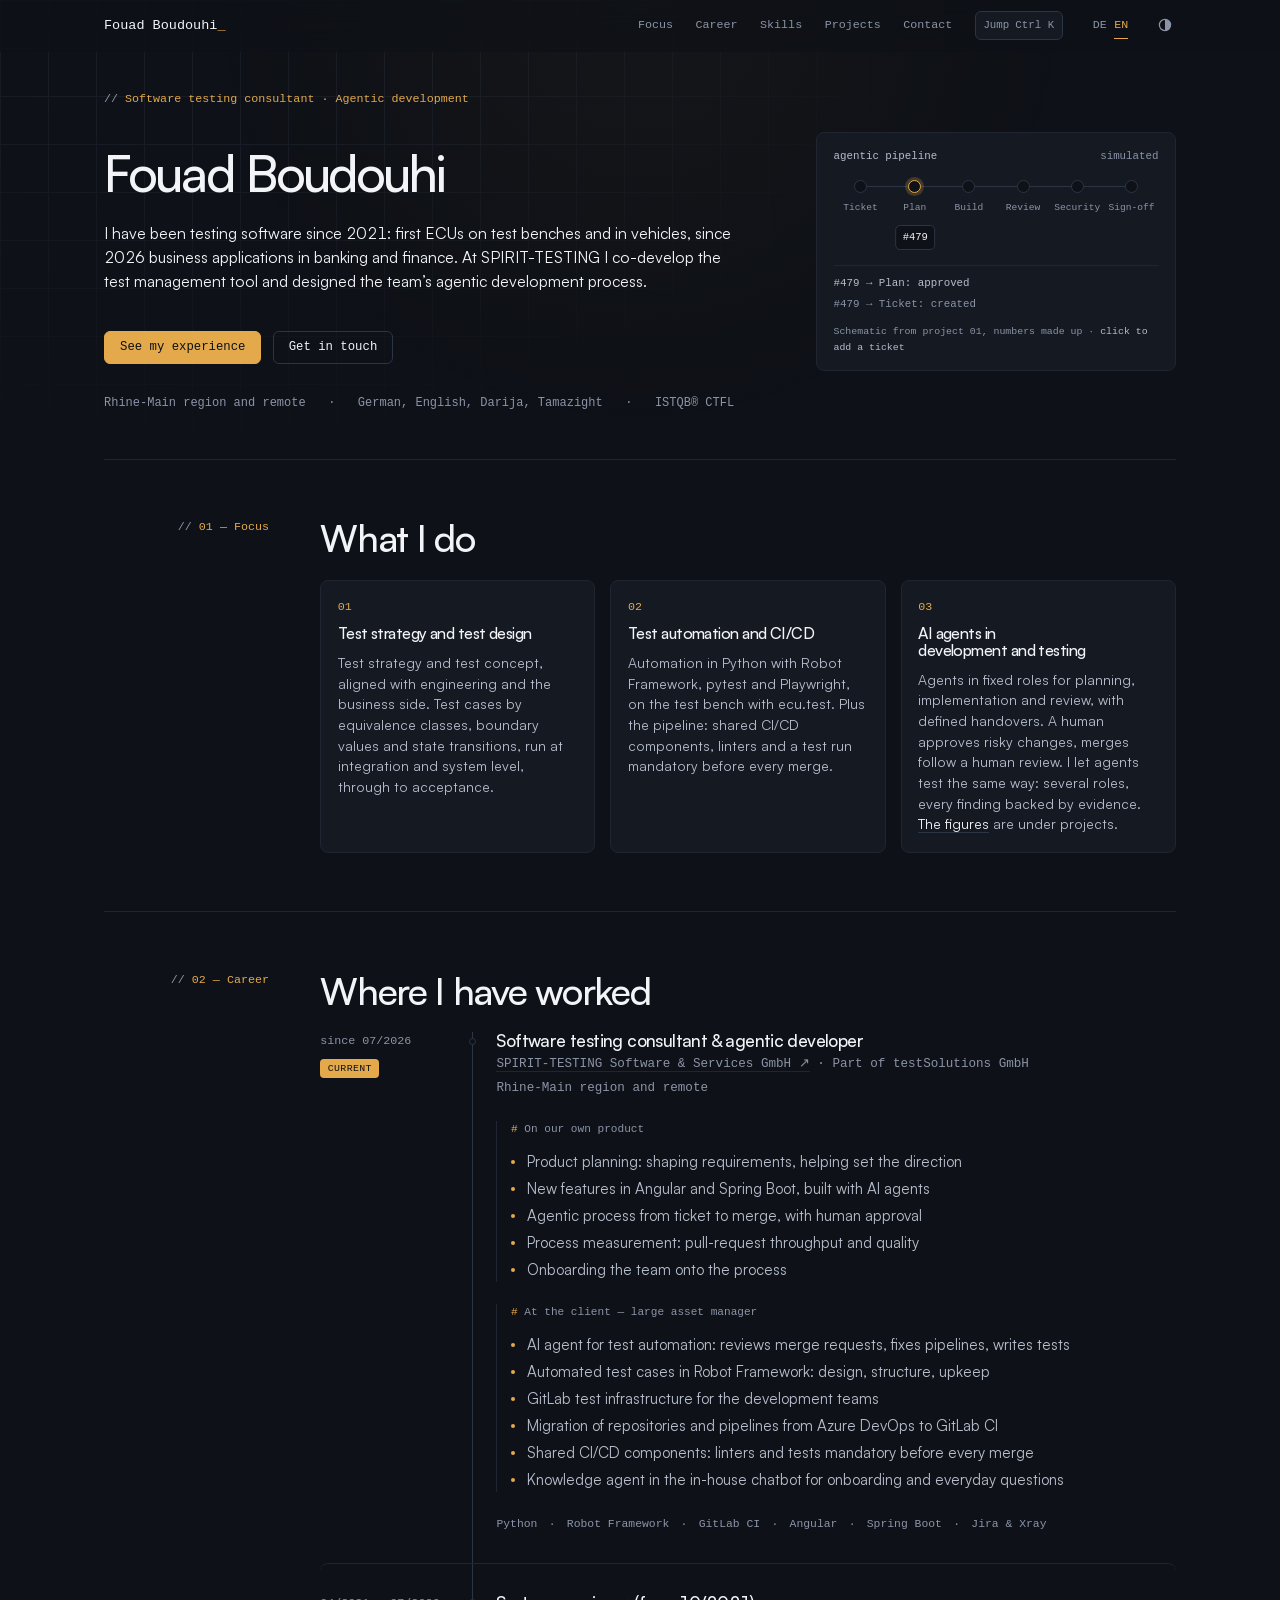
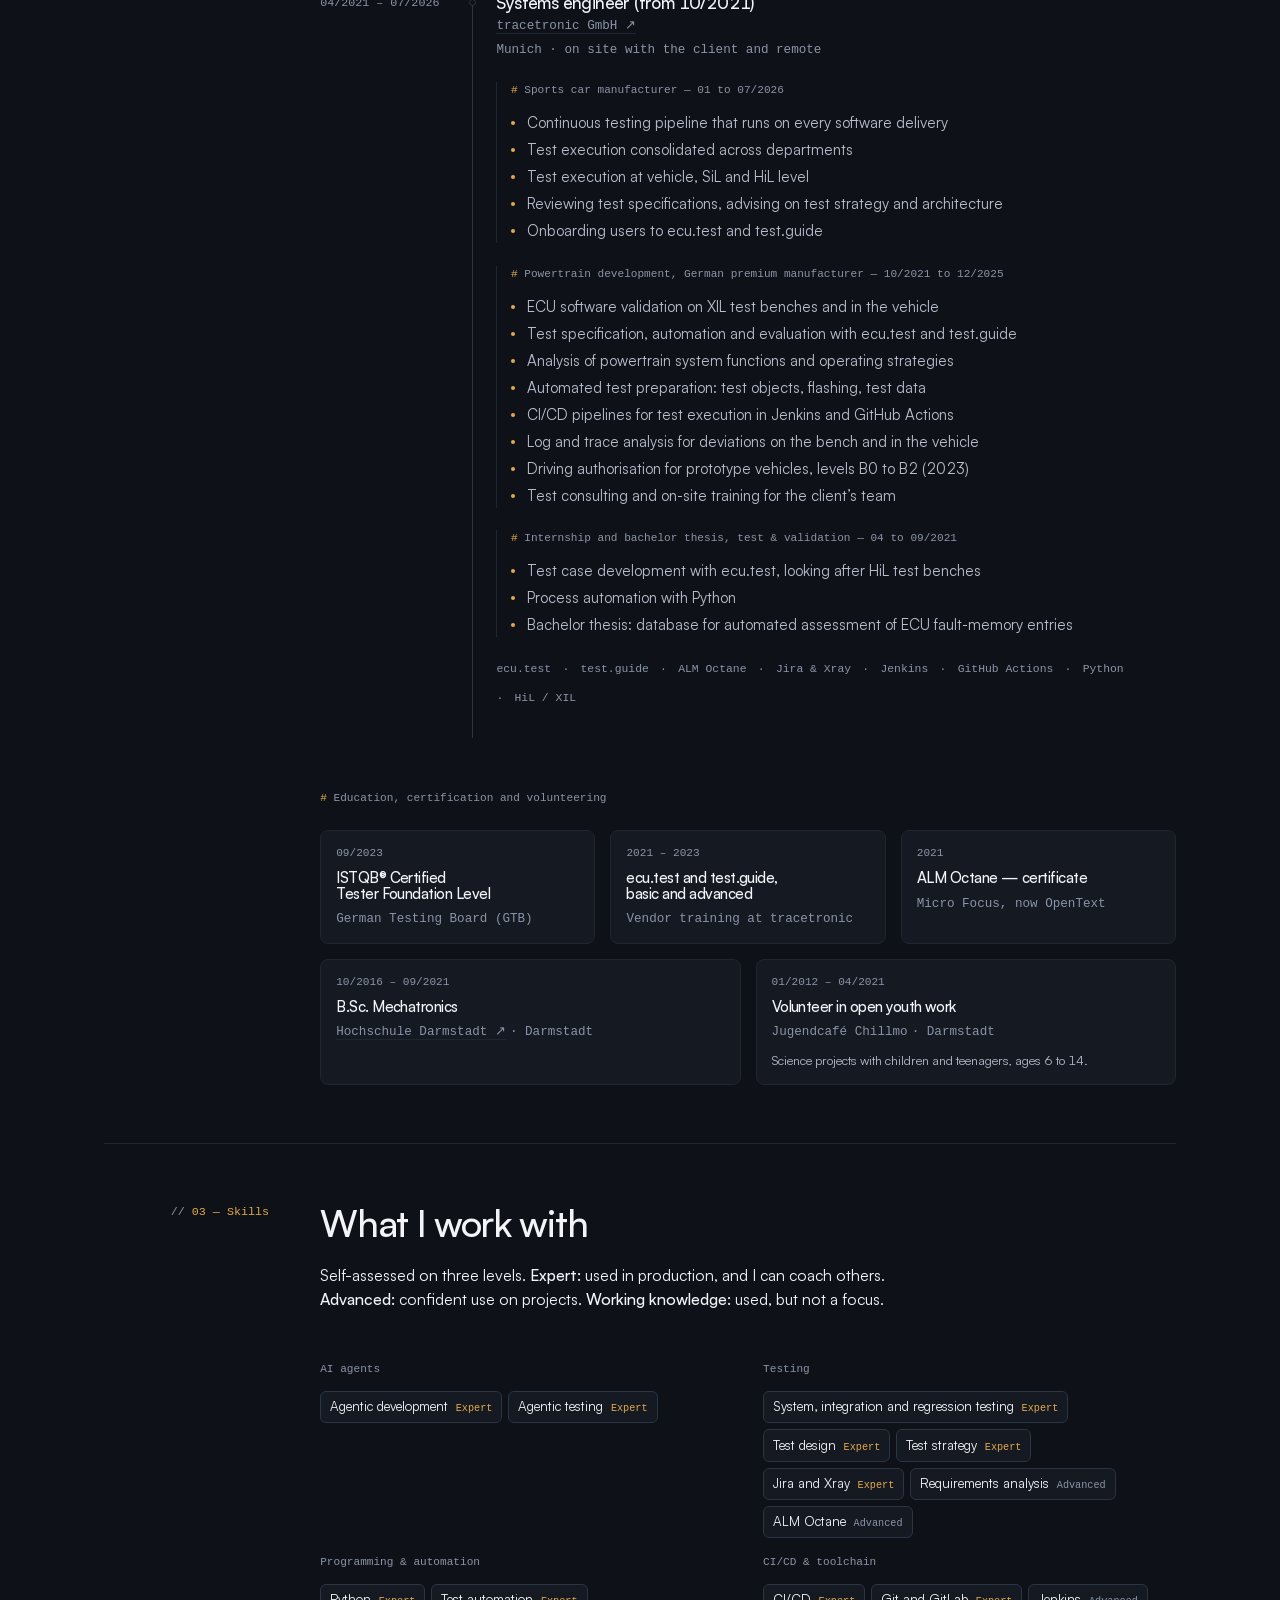
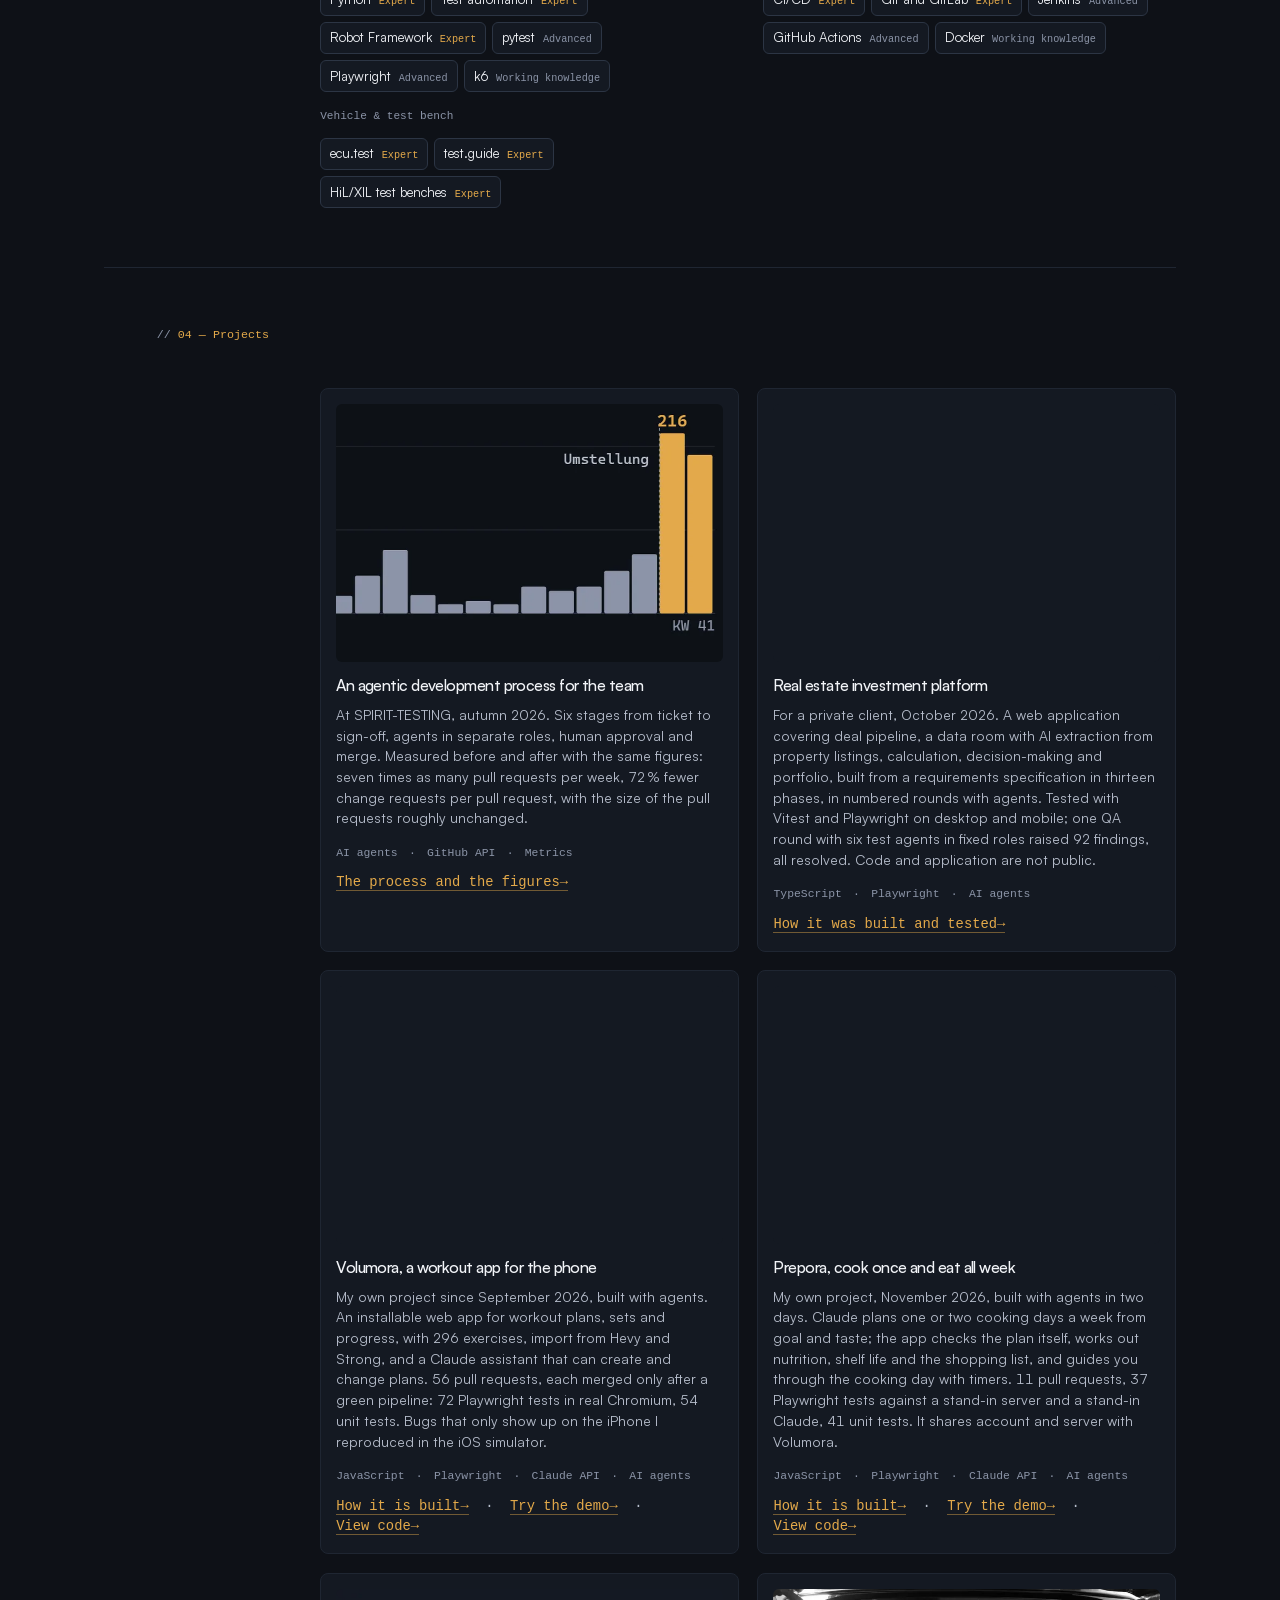
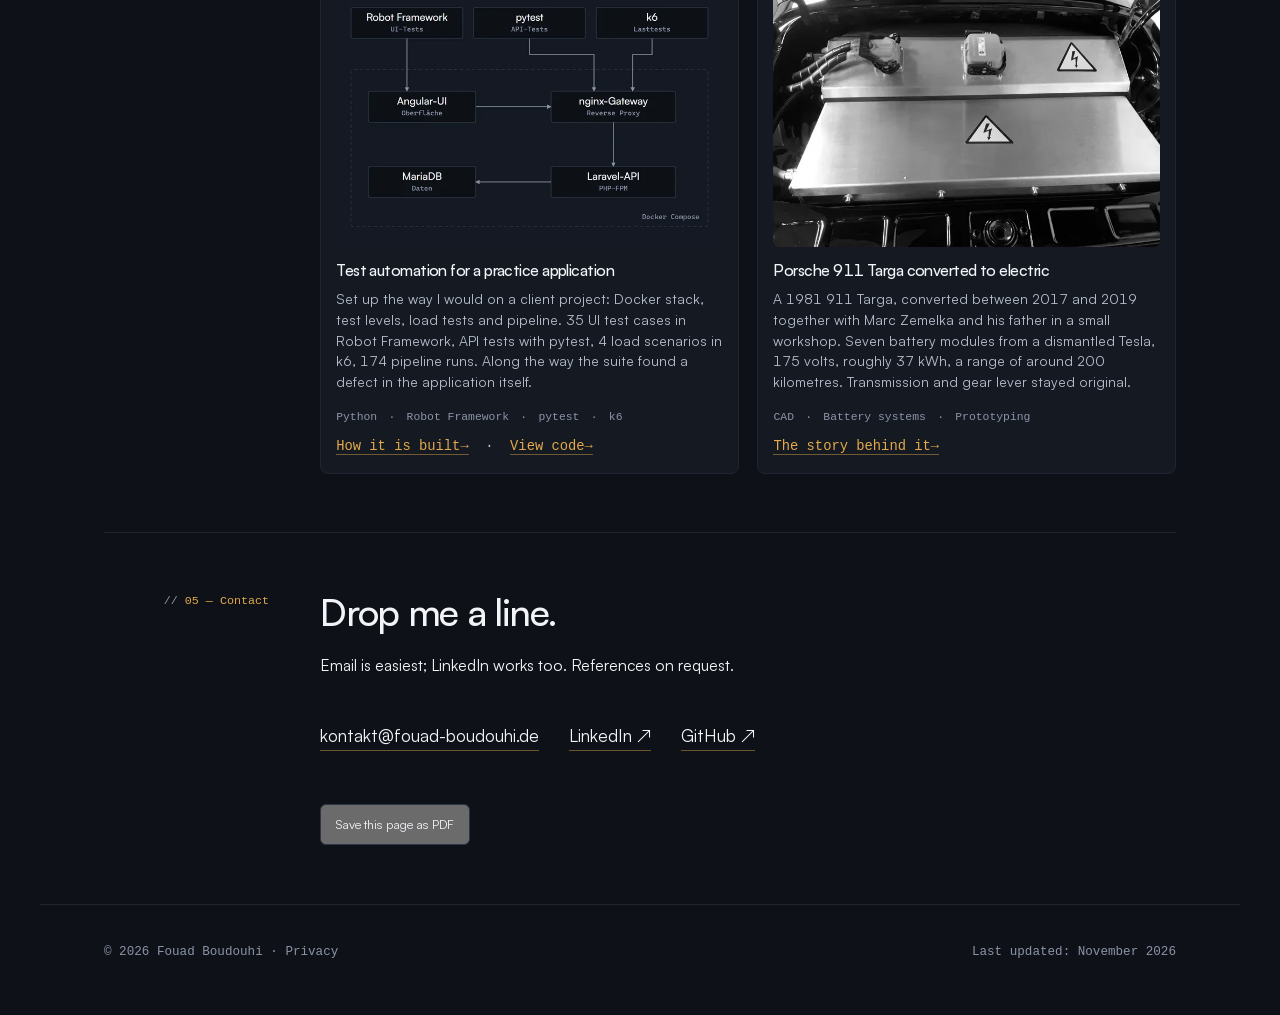
<file: index.html>
<!doctype html>
<html lang="de" data-lang="de">
<head>
<meta charset="utf-8">
<meta name="viewport" content="width=device-width, initial-scale=1">
<title>Fouad Boudouhi — Berater für Softwaretesting und agentische Entwicklung</title>
<meta name="description" content="Fouad Boudouhi, Berater für Softwaretesting und agentische Entwicklung bei SPIRIT-TESTING. Testautomatisierung, CI/CD und KI-Agenten in Entwicklung und Test. Automotive, Banking &amp; Finance, Rhein-Main und remote.">
<meta name="color-scheme" content="dark light">
<meta name="theme-color" content="#0e1117">
<!-- Vorschau beim Teilen. Kommt eine eigene Domain, die drei absoluten Adressen hier umstellen. -->
<link rel="canonical" href="https://fouad-boudouhi.de/">
<meta property="og:type" content="profile">
<meta property="og:url" content="https://fouad-boudouhi.de/">
<meta property="og:site_name" content="Fouad Boudouhi">
<meta property="og:locale" content="de_DE">
<meta property="og:locale:alternate" content="en_GB">
<meta property="og:title" content="Fouad Boudouhi — Berater für Softwaretesting und agentische Entwicklung">
<meta property="og:description" content="Testautomatisierung, CI/CD und KI-Agenten in Entwicklung und Test. Seit 2021 in Automotive, seit 2026 in Banking &amp; Finance.">
<meta property="og:image" content="https://fouad-boudouhi.de/assets/og-image.png">
<meta property="og:image:width" content="1200">
<meta property="og:image:height" content="630">
<meta property="og:image:alt" content="Fouad Boudouhi, Berater für Softwaretesting">
<meta name="twitter:card" content="summary_large_image">
<link rel="icon" href="data:image/svg+xml,%3Csvg xmlns='http://www.w3.org/2000/svg' viewBox='0 0 32 32'%3E%3Crect width='32' height='32' rx='6' fill='%230b0b0c'/%3E%3Ctext x='16' y='22' font-family='system-ui,sans-serif' font-weight='500' font-size='15' fill='%23f4f2ee' text-anchor='middle'%3EFB%3C/text%3E%3C/svg%3E">
<script>(function(d){d.classList.add("js");try{if(localStorage.getItem("fb-theme")==="light"){d.setAttribute("data-theme","light");var m=document.querySelector('meta[name="theme-color"]');if(m)m.setAttribute("content","#f6f5f2")}var l=localStorage.getItem("fb-lang")||(navigator.language||"de").slice(0,2);l=l==="en"?"en":"de";d.setAttribute("lang",l);d.setAttribute("data-lang",l)}catch(e){}})(document.documentElement)</script>
<link rel="preload" href="assets/fonts/satoshi-400.woff2" as="font" type="font/woff2" crossorigin>
<link rel="preload" href="assets/fonts/satoshi-500.woff2" as="font" type="font/woff2" crossorigin>
<link rel="stylesheet" href="assets/styles.css?v=a74c932e">
<script type="application/ld+json">
{
  "@context": "https://schema.org",
  "@type": "Person",
  "name": "Fouad Boudouhi",
  "jobTitle": "Berater für Softwaretesting und agentische Entwicklung",
  "worksFor": { "@type": "Organization", "name": "SPIRIT-TESTING Software & Services GmbH", "url": "https://www.spirit-testing.com" },
  "url": "https://fouad-boudouhi.de/",
  "image": "https://fouad-boudouhi.de/assets/og-image.png",
  "sameAs": ["https://www.linkedin.com/in/fouadboudouhi", "https://github.com/fouadboudouhi"],
  "alumniOf": { "@type": "CollegeOrUniversity", "name": "Hochschule Darmstadt" },
  "hasCredential": { "@type": "EducationalOccupationalCredential", "name": "ISTQB Certified Tester Foundation Level" },
  "knowsLanguage": ["de", "en", "ary", "zgh"],
  "knowsAbout": ["Softwaretest", "Testautomatisierung", "CI/CD", "KI-Agenten", "Robot Framework", "Playwright", "pytest", "k6", "ecu.test", "test.guide"],
  "homeLocation": { "@type": "Place", "name": "Rhein-Main-Gebiet, Deutschland" }
}
</script>
</head>
<body>

<div id="fortschritt"></div>
<div id="schein"></div>

<a class="skip-link" href="#main"><span lang="de">Zum Inhalt springen</span><span lang="en">Skip to content</span></a>

<header class="topbar" id="kopf">
  <div class="wrap topbar__inner">
    <a class="topbar__name" href="#top">Fouad Boudouhi</a>
    <nav class="topbar__nav" aria-label="Hauptnavigation">
      <a href="#arbeit" class="is-optional"><span lang="de">Schwerpunkte</span><span lang="en">Focus</span></a>
      <a href="#werdegang"><span lang="de">Werdegang</span><span lang="en">Career</span></a>
      <a href="#faehigkeiten" class="is-optional"><span lang="de">Fähigkeiten</span><span lang="en">Skills</span></a>
      <a href="#projekte" class="is-optional"><span lang="de">Projekte</span><span lang="en">Projects</span></a>
      <a href="#kontakt"><span lang="de">Kontakt</span><span lang="en">Contact</span></a>
      <span class="langswitch" role="group" aria-label="Sprache / Language">
        <button type="button" data-set-lang="de" aria-pressed="true">DE</button>
        <button type="button" data-set-lang="en" aria-pressed="false">EN</button>
      </span>
      <button type="button" class="themeswitch" data-toggle-theme aria-pressed="false" aria-label="Hell / Dunkel umschalten · Light / dark" title="Hell / Dunkel">
        <svg viewBox="0 0 16 16" width="14" height="14" aria-hidden="true"><circle cx="8" cy="8" r="6.4" fill="none" stroke="currentColor" stroke-width="1.4"/><path d="M8 1.6a6.4 6.4 0 0 1 0 12.8z" fill="currentColor"/></svg>
      </button>
    </nav>
  </div>
</header>

<main id="main">

  <!-- ============================================================= Hero -->
  <section class="wrap hero" id="top">
    <div class="hero__text">
    <p class="marke"><span lang="de">Berater für Softwaretesting · Agentische Entwicklung</span><span lang="en">Software testing consultant · Agentic development</span></p>
    <h1 class="hero__titel">Fouad Boudouhi</h1>
    <p class="vorspann">
      <span lang="de">Ich teste Software seit 2021: erst Steuergeräte an Prüfständen und im Fahrzeug, seit 2026 Fachanwendungen in Banking&nbsp;&amp;&nbsp;Finance. Bei SPIRIT-TESTING baue ich am Testmanagement-Werkzeug mit und habe den agentischen Entwicklungsprozess des Teams entworfen.</span>
      <span lang="en">I have been testing software since 2021: first ECUs on test benches and in vehicles, since 2026 business applications in banking and finance. At SPIRIT-TESTING I co-develop the test management tool and designed the team’s agentic development process.</span>
    </p>

    <div class="actions">
      <a class="btn btn--solid" href="#werdegang"><span lang="de">Werdegang ansehen</span><span lang="en">See my experience</span></a>
      <a class="btn btn--ghost" href="#kontakt"><span lang="de">Kontakt aufnehmen</span><span lang="en">Get in touch</span></a>
    </div>

    <p class="status">
      <span><span lang="de">Rhein-Main-Gebiet und remote</span><span lang="en">Rhine-Main region and remote</span></span>
      <span><span lang="de">Deutsch, Englisch, Darija, Tamazight</span><span lang="en">German, English, Darija, Tamazight</span></span>
      <span>ISTQB&reg; CTFL</span>
    </p>
    </div>
    <div class="pipeline" data-pipeline aria-hidden="true"></div>
  </section>

  <div class="wrap"><div class="strich"></div></div>

  <!-- ===================================================== Schwerpunkte -->
  <section class="wrap" id="arbeit">
    <p class="marke auf">01 — <span lang="de">Schwerpunkte</span><span lang="en">Focus</span></p>
    <h2 class="titel auf"><span lang="de">Was ich mache</span><span lang="en">What I do</span></h2>

    <div class="reach">
      <div class="reach__item auf">
        <h3 class="reach__title"><span lang="de">Teststrategie und Testentwurf</span><span lang="en">Test strategy and test design</span></h3>
        <p lang="de">Teststrategie und Testkonzept, abgestimmt mit Entwicklung und Fachbereich. Testfälle nach Äquivalenzklassen, Grenzwerten und Zustandsübergängen, durchgeführt auf Integrations- und Systemebene, bis zur Abnahme.</p>
        <p lang="en">Test strategy and test concept, aligned with engineering and the business side. Test cases by equivalence classes, boundary values and state transitions, run at integration and system level, through to acceptance.</p>
      </div>

      <div class="reach__item auf">
        <h3 class="reach__title"><span lang="de">Testautomatisierung und CI/CD</span><span lang="en">Test automation and CI/CD</span></h3>
        <p lang="de">Automatisierung in Python mit Robot Framework, pytest und Playwright, am Prüfstand mit ecu.test. Dazu die Pipeline: zentrale CI/CD-Komponenten, Linter und Testlauf als Pflicht vor jedem Merge.</p>
        <p lang="en">Automation in Python with Robot Framework, pytest and Playwright, on the test bench with ecu.test. Plus the pipeline: shared CI/CD components, linters and a test run mandatory before every merge.</p>
      </div>

      <div class="reach__item auf">
        <h3 class="reach__title"><span lang="de">KI-Agenten in Entwicklung und Test</span><span lang="en">AI agents in development and testing</span></h3>
        <p lang="de">Agenten in festen Rollen für Planung, Umsetzung und Review, mit definierten Übergaben. Riskante Änderungen gibt ein Mensch frei, gemergt wird nach menschlichem Review. Nach demselben Muster lasse ich Agenten testen: mehrere Rollen, jeder Befund mit Beleg. <a href="agentische-entwicklung.html">Die Zahlen</a> stehen bei den Projekten.</p>
        <p lang="en">Agents in fixed roles for planning, implementation and review, with defined handovers. A human approves risky changes, merges follow a human review. I let agents test the same way: several roles, every finding backed by evidence. <a href="agentische-entwicklung.html">The figures</a> are under projects.</p>
      </div>
    </div>
  </section>

  <div class="wrap"><div class="strich"></div></div>

  <!-- ======================================================== Werdegang -->
  <section class="wrap" id="werdegang">
    <p class="marke auf">02 — <span lang="de">Werdegang</span><span lang="en">Career</span></p>
    <h2 class="titel auf"><span lang="de">Stationen</span><span lang="en">Where I have worked</span></h2>

    <div class="station auf">
      <p class="station__when"><span lang="de">seit 07/2026</span><span lang="en">since 07/2026</span><span class="badge"><span lang="de">Aktuell</span><span lang="en">Current</span></span></p>
      <div>
        <h3 class="station__role"><span lang="de">Berater für Softwaretesting &amp; agentische Entwicklung</span><span lang="en">Software testing consultant &amp; agentic developer</span></h3>
        <p class="station__org"><a href="https://www.spirit-testing.com" rel="noopener">SPIRIT-TESTING Software &amp; Services GmbH</a> <span class="station__mutter"><span lang="de">Teil der testSolutions GmbH</span><span lang="en">Part of testSolutions GmbH</span></span></p>
        <p class="station__ort"><span lang="de">Rhein-Main-Gebiet und remote</span><span lang="en">Rhine-Main region and remote</span></p>


        <div class="einsatz">
        <p class="engagement"><span lang="de">Im eigenen Produkt</span><span lang="en">On our own product</span></p>
        <ul class="station__list" lang="de">
          <li>Produktplanung: Anforderungen zuschneiden, fachliche Richtung mitgestalten</li>
          <li>Neue Funktionen in Angular und Spring Boot, umgesetzt mit KI-Agenten</li>
          <li>Agentischer Prozess vom Ticket bis zum Merge, mit Freigabe durch Menschen</li>
          <li>Messung des Prozesses: Durchsatz und Qualität der Pull Requests</li>
          <li>Einarbeitung des Teams in den Prozess</li>
        </ul>
        <ul class="station__list" lang="en">
          <li>Product planning: shaping requirements, helping set the direction</li>
          <li>New features in Angular and Spring Boot, built with AI agents</li>
          <li>Agentic process from ticket to merge, with human approval</li>
          <li>Process measurement: pull-request throughput and quality</li>
          <li>Onboarding the team onto the process</li>
        </ul>
        </div>

        <div class="einsatz">
        <p class="engagement"><span lang="de">Beim Kunden — große Fondsgesellschaft</span><span lang="en">At the client — large asset manager</span></p>
        <ul class="station__list" lang="de">
          <li>KI-Agent für die Testautomatisierung: prüft Merge Requests, repariert Pipelines, schreibt Tests</li>
          <li>Automatisierte Testfälle mit Robot Framework: Konzeption, Struktur, Pflege</li>
          <li>Testinfrastruktur in GitLab für die Entwicklungsteams</li>
          <li>Migration der Repositories und Pipelines von Azure DevOps nach GitLab CI</li>
          <li>Zentrale CI/CD-Komponenten: Linter und Testlauf als Pflicht vor jedem Merge</li>
          <li>Wissensagent im hauseigenen Chatbot für Onboarding- und Alltagsfragen</li>
        </ul>
        <ul class="station__list" lang="en">
          <li>AI agent for test automation: reviews merge requests, fixes pipelines, writes tests</li>
          <li>Automated test cases in Robot Framework: design, structure, upkeep</li>
          <li>GitLab test infrastructure for the development teams</li>
          <li>Migration of repositories and pipelines from Azure DevOps to GitLab CI</li>
          <li>Shared CI/CD components: linters and tests mandatory before every merge</li>
          <li>Knowledge agent in the in-house chatbot for onboarding and everyday questions</li>
        </ul>
        </div>

        <ul class="tags"><li>Python</li><li>Robot Framework</li><li>GitLab CI</li><li>Angular</li><li>Spring Boot</li><li>Jira &amp; Xray</li></ul>
      </div>
    </div>

    <div class="station auf">
      <p class="station__when">04/2021 – 07/2026</p>
      <div>
        <h3 class="station__role"><span lang="de">Systemingenieur (ab 10/2021)</span><span lang="en">Systems engineer (from 10/2021)</span></h3>
        <p class="station__org"><a href="https://www.tracetronic.de" rel="noopener">tracetronic GmbH</a></p>
        <p class="station__ort"><span lang="de">München · beim Kunden vor Ort und remote</span><span lang="en">Munich · on site with the client and remote</span></p>

        <div class="einsatz">
        <p class="engagement"><span lang="de">Sportwagenhersteller — 01 bis 07/2026</span><span lang="en">Sports car manufacturer — 01 to 07/2026</span></p>
        <ul class="station__list" lang="de">
          <li>Continuous-Testing-Pipeline, die bei jeder Softwareabgabe automatisch anläuft</li>
          <li>Testausführung über Abteilungsgrenzen zusammengeführt</li>
          <li>Testdurchführung auf Fahrzeug-, SiL- und HiL-Ebene</li>
          <li>Review von Testspezifikationen, Beratung zu Teststrategie und Testarchitektur</li>
          <li>Einarbeitung der Anwender in ecu.test und test.guide</li>
        </ul>
        <ul class="station__list" lang="en">
          <li>Continuous testing pipeline that runs on every software delivery</li>
          <li>Test execution consolidated across departments</li>
          <li>Test execution at vehicle, SiL and HiL level</li>
          <li>Reviewing test specifications, advising on test strategy and architecture</li>
          <li>Onboarding users to ecu.test and test.guide</li>
        </ul>
        </div>

        <div class="einsatz">
        <p class="engagement"><span lang="de">Antriebsentwicklung, deutscher Premium-Hersteller — 10/2021 bis 12/2025</span><span lang="en">Powertrain development, German premium manufacturer — 10/2021 to 12/2025</span></p>
        <ul class="station__list" lang="de">
          <li>Absicherung der Steuergeräte-Software an XIL-Prüfständen und im Fahrzeug</li>
          <li>Testspezifikation, Automatisierung und Auswertung mit ecu.test und test.guide</li>
          <li>Analyse von Systemfunktionen und Betriebsstrategien im Antriebsstrang</li>
          <li>Automatisierte Testvorbereitung: Testobjekte, Flashen, Testdaten</li>
          <li>CI/CD-Pipelines für die Testausführung in Jenkins und GitHub Actions</li>
          <li>Log- und Trace-Analyse bei Abweichungen am Prüfstand und im Fahrzeug</li>
          <li>Fahrberechtigung für Prototypenfahrzeuge, Stufen B0 bis B2 (2023)</li>
          <li>Testberatung und Schulung des Kundenteams vor Ort</li>
        </ul>
        <ul class="station__list" lang="en">
          <li>ECU software validation on XIL test benches and in the vehicle</li>
          <li>Test specification, automation and evaluation with ecu.test and test.guide</li>
          <li>Analysis of powertrain system functions and operating strategies</li>
          <li>Automated test preparation: test objects, flashing, test data</li>
          <li>CI/CD pipelines for test execution in Jenkins and GitHub Actions</li>
          <li>Log and trace analysis for deviations on the bench and in the vehicle</li>
          <li>Driving authorisation for prototype vehicles, levels B0 to B2 (2023)</li>
          <li>Test consulting and on-site training for the client’s team</li>
        </ul>
        </div>

        <div class="einsatz">
        <p class="engagement"><span lang="de">Praktikum und Bachelorarbeit, Test &amp; Absicherung — 04 bis 09/2021</span><span lang="en">Internship and bachelor thesis, test &amp; validation — 04 to 09/2021</span></p>
        <ul class="station__list" lang="de">
          <li>Testfallentwicklung mit ecu.test, Betreuung von HiL-Prüfständen</li>
          <li>Prozessautomatisierung mit Python</li>
          <li>Bachelorarbeit: Datenbank zur automatisierten Bewertung von Fehlerspeichereinträgen</li>
        </ul>
        <ul class="station__list" lang="en">
          <li>Test case development with ecu.test, looking after HiL test benches</li>
          <li>Process automation with Python</li>
          <li>Bachelor thesis: database for automated assessment of ECU fault-memory entries</li>
        </ul>
        </div>

        <ul class="tags"><li>ecu.test</li><li>test.guide</li><li>ALM Octane</li><li>Jira &amp; Xray</li><li>Jenkins</li><li>GitHub Actions</li><li>Python</li><li>HiL / XIL</li></ul>
      </div>
    </div>

    <p class="gruppe auf"><span lang="de">Ausbildung, Zertifikat und Ehrenamt</span><span lang="en">Education, certification and volunteering</span></p>

    <div class="kompakt">
    <div class="station station--kompakt auf">
      <p class="station__when">09/2023</p>
      <div>
        <h3 class="station__role">ISTQB&reg; Certified Tester Foundation Level</h3>
        <p class="station__org">German Testing Board (GTB)</p>
      </div>
    </div>

    <div class="station station--kompakt auf">
      <p class="station__when">2021 – 2023</p>
      <div>
        <h3 class="station__role"><span lang="de">ecu.test und test.guide, Basic und Advanced</span><span lang="en">ecu.test and test.guide, basic and advanced</span></h3>
        <p class="station__org"><span lang="de">Herstellerschulungen bei tracetronic</span><span lang="en">Vendor training at tracetronic</span></p>
      </div>
    </div>

    <div class="station station--kompakt auf">
      <p class="station__when">2021</p>
      <div>
        <h3 class="station__role"><span lang="de">ALM Octane — Zertifikat</span><span lang="en">ALM Octane — certificate</span></h3>
        <p class="station__org"><span lang="de">Micro Focus, heute OpenText</span><span lang="en">Micro Focus, now OpenText</span></p>
      </div>
    </div>

    <div class="station station--kompakt auf">
      <p class="station__when">10/2016 – 09/2021</p>
      <div>
        <h3 class="station__role"><span lang="de">B.Sc. Mechatronik</span><span lang="en">B.Sc. Mechatronics</span></h3>
        <p class="station__org"><a href="https://h-da.de" rel="noopener">Hochschule Darmstadt</a></p>
        <p class="station__ort">Darmstadt</p>
      </div>
    </div>

    <div class="station station--kompakt auf">
      <p class="station__when">01/2012 – 04/2021</p>
      <div>
        <h3 class="station__role"><span lang="de">Ehrenamt in der offenen Kinder- und Jugendarbeit</span><span lang="en">Volunteer in open youth work</span></h3>
        <p class="station__org">Jugendcafé Chillmo</p>
        <p class="station__ort">Darmstadt</p>
        <p class="station__kurz">
          <span lang="de">Naturwissenschaftliche Projekte mit Kindern und Jugendlichen, 6 bis 14 Jahre.</span>
          <span lang="en">Science projects with children and teenagers, ages 6 to 14.</span>
        </p>
      </div>
    </div>
    </div>
  </section>

  <div class="wrap"><div class="strich"></div></div>

  <!-- ====================================================== Fähigkeiten -->
  <section class="wrap" id="faehigkeiten">
    <p class="marke auf">03 — <span lang="de">Fähigkeiten</span><span lang="en">Skills</span></p>
    <h2 class="titel auf"><span lang="de">Womit ich arbeite</span><span lang="en">What I work with</span></h2>
    <p class="vorspann auf" style="margin-bottom: var(--sp-8)">
      <span lang="de">Selbst eingeschätzt in drei Stufen. <b>Sehr gut:</b> produktiv eingesetzt, ich kann andere darin anleiten. <b>Gut:</b> sicher im Projekteinsatz. <b>Solide:</b> eingesetzt, aber kein Schwerpunkt.</span>
      <span lang="en">Self-assessed on three levels. <b>Expert:</b> used in production, and I can coach others. <b>Advanced:</b> confident use on projects. <b>Working knowledge:</b> used, but not a focus.</span>
    </p>

    <div class="skills">
      <div class="skills__group auf">
        <h3><span lang="de">KI-Agenten</span><span lang="en">AI agents</span></h3>
        <ul class="skills__list">
          <li><span><span lang="de">Agentische Entwicklung</span><span lang="en">Agentic development</span></span><span class="level" data-level="4"><span lang="de">Sehr gut</span><span lang="en">Expert</span></span></li>
          <li><span><span lang="de">Agentisches Testen</span><span lang="en">Agentic testing</span></span><span class="level" data-level="4"><span lang="de">Sehr gut</span><span lang="en">Expert</span></span></li>
        </ul>
      </div>
      <div class="skills__group auf">
        <h3><span lang="de">Testen</span><span lang="en">Testing</span></h3>
        <ul class="skills__list">
          <li><span><span lang="de">System-, Integrations- und Regressionstest</span><span lang="en">System, integration and regression testing</span></span><span class="level" data-level="4"><span lang="de">Sehr gut</span><span lang="en">Expert</span></span></li>
          <li><span><span lang="de">Testentwurf</span><span lang="en">Test design</span></span><span class="level" data-level="4"><span lang="de">Sehr gut</span><span lang="en">Expert</span></span></li>
          <li><span><span lang="de">Teststrategie</span><span lang="en">Test strategy</span></span><span class="level" data-level="4"><span lang="de">Sehr gut</span><span lang="en">Expert</span></span></li>
          <li><span><span lang="de">Jira und Xray</span><span lang="en">Jira and Xray</span></span><span class="level" data-level="4"><span lang="de">Sehr gut</span><span lang="en">Expert</span></span></li>
          <li><span><span lang="de">Anforderungsanalyse</span><span lang="en">Requirements analysis</span></span><span class="level" data-level="3"><span lang="de">Gut</span><span lang="en">Advanced</span></span></li>
          <li><span>ALM Octane</span><span class="level" data-level="3"><span lang="de">Gut</span><span lang="en">Advanced</span></span></li>
        </ul>
      </div>
      <div class="skills__group auf">
        <h3><span lang="de">Programmierung &amp; Automatisierung</span><span lang="en">Programming &amp; automation</span></h3>
        <ul class="skills__list">
          <li><span>Python</span><span class="level" data-level="4"><span lang="de">Sehr gut</span><span lang="en">Expert</span></span></li>
          <li><span><span lang="de">Testautomatisierung</span><span lang="en">Test automation</span></span><span class="level" data-level="4"><span lang="de">Sehr gut</span><span lang="en">Expert</span></span></li>
          <li><span>Robot Framework</span><span class="level" data-level="4"><span lang="de">Sehr gut</span><span lang="en">Expert</span></span></li>
          <li><span>pytest</span><span class="level" data-level="3"><span lang="de">Gut</span><span lang="en">Advanced</span></span></li>
          <li><span>Playwright</span><span class="level" data-level="3"><span lang="de">Gut</span><span lang="en">Advanced</span></span></li>
          <li><span>k6</span><span class="level" data-level="2"><span lang="de">Solide</span><span lang="en">Working knowledge</span></span></li>
        </ul>
      </div>
      <div class="skills__group auf">
        <h3><span lang="de">CI/CD &amp; Werkzeugkette</span><span lang="en">CI/CD &amp; toolchain</span></h3>
        <ul class="skills__list">
          <li><span>CI/CD</span><span class="level" data-level="4"><span lang="de">Sehr gut</span><span lang="en">Expert</span></span></li>
          <li><span><span lang="de">Git und GitLab</span><span lang="en">Git and GitLab</span></span><span class="level" data-level="4"><span lang="de">Sehr gut</span><span lang="en">Expert</span></span></li>
          <li><span>Jenkins</span><span class="level" data-level="3"><span lang="de">Gut</span><span lang="en">Advanced</span></span></li>
          <li><span>GitHub Actions</span><span class="level" data-level="3"><span lang="de">Gut</span><span lang="en">Advanced</span></span></li>
          <li><span>Docker</span><span class="level" data-level="2"><span lang="de">Solide</span><span lang="en">Working knowledge</span></span></li>
        </ul>
      </div>
      <div class="skills__group auf">
        <h3><span lang="de">Fahrzeug &amp; Prüfstand</span><span lang="en">Vehicle &amp; test bench</span></h3>
        <ul class="skills__list">
          <li><span>ecu.test</span><span class="level" data-level="4"><span lang="de">Sehr gut</span><span lang="en">Expert</span></span></li>
          <li><span>test.guide</span><span class="level" data-level="4"><span lang="de">Sehr gut</span><span lang="en">Expert</span></span></li>
          <li><span><span lang="de">HiL/XIL-Prüfstände</span><span lang="en">HiL/XIL test benches</span></span><span class="level" data-level="4"><span lang="de">Sehr gut</span><span lang="en">Expert</span></span></li>
        </ul>
      </div>
    </div>
  </section>

  <div class="wrap"><div class="strich"></div></div>

  <!-- ========================================================== Projekte -->
  <section class="wrap" id="projekte">
    <p class="marke auf">04 — <span lang="de">Projekte</span><span lang="en">Projects</span></p>
    <h2 class="titel auf"><span lang="de">Woran ich gearbeitet habe</span><span lang="en">What I have worked on</span></h2>

    <div class="projekte">
      <article class="projekt auf">
        <a class="projekt__bild" href="agentische-entwicklung.html" tabindex="-1" aria-hidden="true"><img src="assets/thumbs/agentische-entwicklung.webp" width="720" height="480" alt="" loading="lazy" decoding="async"></a>
        <div class="projekt__text">
        <h3><span lang="de">Agentischer Entwicklungsprozess im Team</span><span lang="en">An agentic development process for the team</span></h3>
        <p lang="de">Bei SPIRIT-TESTING, Herbst 2026. Sechs Stufen vom Ticket bis zur Abnahme, Agenten in getrennten Rollen, Freigabe und Merge durch Menschen. Vorher und nachher mit denselben Kennzahlen gemessen: siebenmal so viele Pull Requests je Woche, 72 % weniger Änderungswünsche je Pull Request, bei etwa gleicher Größe der Änderungen.</p>
        <p lang="en">At SPIRIT-TESTING, autumn 2026. Six stages from ticket to sign-off, agents in separate roles, human approval and merge. Measured before and after with the same figures: seven times as many pull requests per week, 72 % fewer change requests per pull request, with the size of the pull requests roughly unchanged.</p>
        <ul class="tags"><li><span lang="de">KI-Agenten</span><span lang="en">AI agents</span></li><li>GitHub API</li><li><span lang="de">Kennzahlen</span><span lang="en">Metrics</span></li></ul>
        <p class="projekt__link"><a href="agentische-entwicklung.html"><span lang="de">Der Ablauf und die Zahlen</span><span lang="en">The process and the figures</span></a></p>
        </div>
      </article>

      <article class="projekt auf">
        <a class="projekt__bild" href="investment-plattform.html" tabindex="-1" aria-hidden="true"><img src="assets/thumbs/investment-plattform.webp" width="720" height="480" alt="" loading="lazy" decoding="async"></a>
        <div class="projekt__text">
        <h3><span lang="de">Investment-Plattform für Immobilien</span><span lang="en">Real estate investment platform</span></h3>
        <p lang="de">Für einen privaten Auftraggeber, Oktober 2026. Webanwendung für Deal-Pipeline, Datenraum mit KI-Extraktion aus Exposés, Kalkulation, Entscheidung und Portfolio, aus einem Lastenheft in dreizehn Phasen umgesetzt, in nummerierten Runden mit Agenten. Getestet mit Vitest und Playwright auf Desktop und Handy; eine QA-Runde mit sechs Prüf-Agenten in festen Rollen fand 92 Befunde, alle behoben. Code und Anwendung sind nicht öffentlich.</p>
        <p lang="en">For a private client, October 2026. A web application covering deal pipeline, a data room with AI extraction from property listings, calculation, decision-making and portfolio, built from a requirements specification in thirteen phases, in numbered rounds with agents. Tested with Vitest and Playwright on desktop and mobile; one QA round with six test agents in fixed roles raised 92 findings, all resolved. Code and application are not public.</p>
        <ul class="tags"><li>TypeScript</li><li>Playwright</li><li><span lang="de">KI-Agenten</span><span lang="en">AI agents</span></li></ul>
        <p class="projekt__link"><a href="investment-plattform.html"><span lang="de">Wie es gebaut und getestet wurde</span><span lang="en">How it was built and tested</span></a></p>
        </div>
      </article>

      <article class="projekt auf">
        <a class="projekt__bild" href="volumora.html" tabindex="-1" aria-hidden="true"><img src="assets/thumbs/volumora.webp" width="720" height="480" alt="" loading="lazy" decoding="async"></a>
        <div class="projekt__text">
        <h3><span lang="de">Volumora, eine Trainings-App fürs Handy</span><span lang="en">Volumora, a workout app for the phone</span></h3>
        <p lang="de">Eigenes Projekt seit September 2026, mit Agenten gebaut. Eine installierbare Web-App für Trainingspläne, Sätze und Fortschritt, mit 296 Übungen, Import aus Hevy und Strong und einem Claude-Assistenten, der Pläne anlegen und ändern kann. 56 Pull Requests, jeder erst nach grüner Pipeline gemergt: 72 Playwright-Tests in echtem Chromium, 54 Unit-Tests. Fehler, die nur auf dem iPhone auftreten, habe ich im iOS-Simulator nachgestellt.</p>
        <p lang="en">My own project since September 2026, built with agents. An installable web app for workout plans, sets and progress, with 296 exercises, import from Hevy and Strong, and a Claude assistant that can create and change plans. 56 pull requests, each merged only after a green pipeline: 72 Playwright tests in real Chromium, 54 unit tests. Bugs that only show up on the iPhone I reproduced in the iOS simulator.</p>
        <ul class="tags"><li>JavaScript</li><li>Playwright</li><li>Claude API</li><li><span lang="de">KI-Agenten</span><span lang="en">AI agents</span></li></ul>
        <p class="projekt__link"><a href="volumora.html"><span lang="de">Wie sie gebaut ist</span><span lang="en">How it is built</span></a> &nbsp;·&nbsp; <a href="volumora/demo.html"><span lang="de">Demo ausprobieren</span><span lang="en">Try the demo</span></a> &nbsp;·&nbsp; <a href="https://github.com/fouadboudouhi/volumora" rel="noopener"><span lang="de">Code ansehen</span><span lang="en">View code</span></a></p>
        </div>
      </article>

      <article class="projekt auf">
        <a class="projekt__bild" href="prepora.html" tabindex="-1" aria-hidden="true"><img src="assets/thumbs/prepora.webp" width="720" height="480" alt="" loading="lazy" decoding="async"></a>
        <div class="projekt__text">
        <h3><span lang="de">Prepora, einmal kochen und die ganze Woche essen</span><span lang="en">Prepora, cook once and eat all week</span></h3>
        <p lang="de">Eigenes Projekt, November 2026, in zwei Tagen mit Agenten gebaut. Claude plant aus Ziel und Geschmack ein bis zwei Kochtage pro Woche; die App prüft den Plan selbst nach, rechnet Nährwerte, Haltbarkeit und Einkaufsliste und führt mit Timern durch den Kochtag. 11 Pull Requests, 37 Playwright-Tests gegen einen nachgebauten Server und ein nachgebautes Claude, 41 Unit-Tests. Konto und Server teilt sie sich mit Volumora.</p>
        <p lang="en">My own project, November 2026, built with agents in two days. Claude plans one or two cooking days a week from goal and taste; the app checks the plan itself, works out nutrition, shelf life and the shopping list, and guides you through the cooking day with timers. 11 pull requests, 37 Playwright tests against a stand-in server and a stand-in Claude, 41 unit tests. It shares account and server with Volumora.</p>
        <ul class="tags"><li>JavaScript</li><li>Playwright</li><li>Claude API</li><li><span lang="de">KI-Agenten</span><span lang="en">AI agents</span></li></ul>
        <p class="projekt__link"><a href="prepora.html"><span lang="de">Wie sie gebaut ist</span><span lang="en">How it is built</span></a> &nbsp;·&nbsp; <a href="prepora/demo.html"><span lang="de">Demo ausprobieren</span><span lang="en">Try the demo</span></a> &nbsp;·&nbsp; <a href="https://github.com/fouadboudouhi/prepora" rel="noopener"><span lang="de">Code ansehen</span><span lang="en">View code</span></a></p>
        </div>
      </article>

      <article class="projekt auf">
        <a class="projekt__bild" href="testautomatisierung.html" tabindex="-1" aria-hidden="true"><img src="assets/thumbs/testautomatisierung.webp" width="720" height="480" alt="" loading="lazy" decoding="async"></a>
        <div class="projekt__text">
        <h3><span lang="de">Testautomatisierung für eine Übungsanwendung</span><span lang="en">Test automation for a practice application</span></h3>
        <p lang="de">Aufgebaut wie in einem Kundenprojekt: Docker-Stack, Teststufen, Lasttests und Pipeline. 35 UI-Testfälle in Robot Framework, API-Tests mit pytest, 4 Lastszenarien in k6, 174 Pipeline-Läufe. Die Suite hat dabei einen Fehler in der Anwendung selbst gefunden.</p>
        <p lang="en">Set up the way I would on a client project: Docker stack, test levels, load tests and pipeline. 35 UI test cases in Robot Framework, API tests with pytest, 4 load scenarios in k6, 174 pipeline runs. Along the way the suite found a defect in the application itself.</p>
        <ul class="tags"><li>Python</li><li>Robot Framework</li><li>pytest</li><li>k6</li></ul>
        <p class="projekt__link"><a href="testautomatisierung.html"><span lang="de">Wie es aufgebaut ist</span><span lang="en">How it is built</span></a> &nbsp;·&nbsp; <a href="https://github.com/fouadboudouhi/test-automation-practice-toolshop" rel="noopener"><span lang="de">Code ansehen</span><span lang="en">View code</span></a></p>
        </div>
      </article>

      <article class="projekt auf">
        <a class="projekt__bild" href="porsche.html" tabindex="-1" aria-hidden="true"><img src="assets/thumbs/porsche.webp" width="720" height="480" alt="" loading="lazy" decoding="async"></a>
        <div class="projekt__text">
        <h3><span lang="de">Porsche 911 Targa auf Elektroantrieb</span><span lang="en">Porsche 911 Targa converted to electric</span></h3>
        <p lang="de">Ein 911 Targa von 1981, zwischen 2017 und 2019 zusammen mit Marc Zemelka und seinem Vater in einer kleinen Werkstatt umgebaut. Sieben Batteriemodule aus einem zerlegten Tesla, 175 Volt, rund 37 kWh, rund 200 Kilometer Reichweite. Getriebe und Schaltung sind original geblieben.</p>
        <p lang="en">A 1981 911 Targa, converted between 2017 and 2019 together with Marc Zemelka and his father in a small workshop. Seven battery modules from a dismantled Tesla, 175 volts, roughly 37 kWh, a range of around 200 kilometres. Transmission and gear lever stayed original.</p>
        <ul class="tags"><li>CAD</li><li><span lang="de">Batteriesysteme</span><span lang="en">Battery systems</span></li><li><span lang="de">Prototypenbau</span><span lang="en">Prototyping</span></li></ul>
        <p class="projekt__link"><a href="porsche.html"><span lang="de">Die Geschichte dazu</span><span lang="en">The story behind it</span></a></p>
        </div>
      </article>
    </div>
  </section>

  <div class="wrap"><div class="strich"></div></div>

  <!-- =========================================================== Kontakt -->
  <section class="wrap" id="kontakt">
    <p class="marke auf">05 — <span lang="de">Kontakt</span><span lang="en">Contact</span></p>
    <h2 class="titel auf"><span lang="de">Schreib mir.</span><span lang="en">Drop me a line.</span></h2>
    <p class="vorspann auf">
      <span lang="de">Am einfachsten per E-Mail, sonst über LinkedIn. Referenzen auf Anfrage.</span>
      <span lang="en">Email is easiest; LinkedIn works too. References on request.</span>
    </p>
    <p class="kontakt__links auf">
      <a href="mailto:kontakt@fouad-boudouhi.de">kontakt@fouad-boudouhi.de</a>
      <a href="https://www.linkedin.com/in/fouadboudouhi" rel="me">LinkedIn</a>
      <a href="https://github.com/fouadboudouhi" rel="me">GitHub</a>
    </p>
    <p class="pdf auf">
      <button type="button" class="btn btn--ghost" data-print><span lang="de">Diese Seite als PDF speichern</span><span lang="en">Save this page as PDF</span></button>
    </p>
  </section>

</main>

<footer class="wrap footer">
  <span>&copy; 2026 Fouad Boudouhi ·
    <a href="datenschutz.html"><span lang="de">Datenschutz</span><span lang="en">Privacy</span></a>
  </span>
  <span><span lang="de">Stand: November 2026</span><span lang="en">Last updated: November 2026</span></span>
</footer>

<script src="assets/app.js?v=e7313740" defer></script>
</body>
</html>
</file>
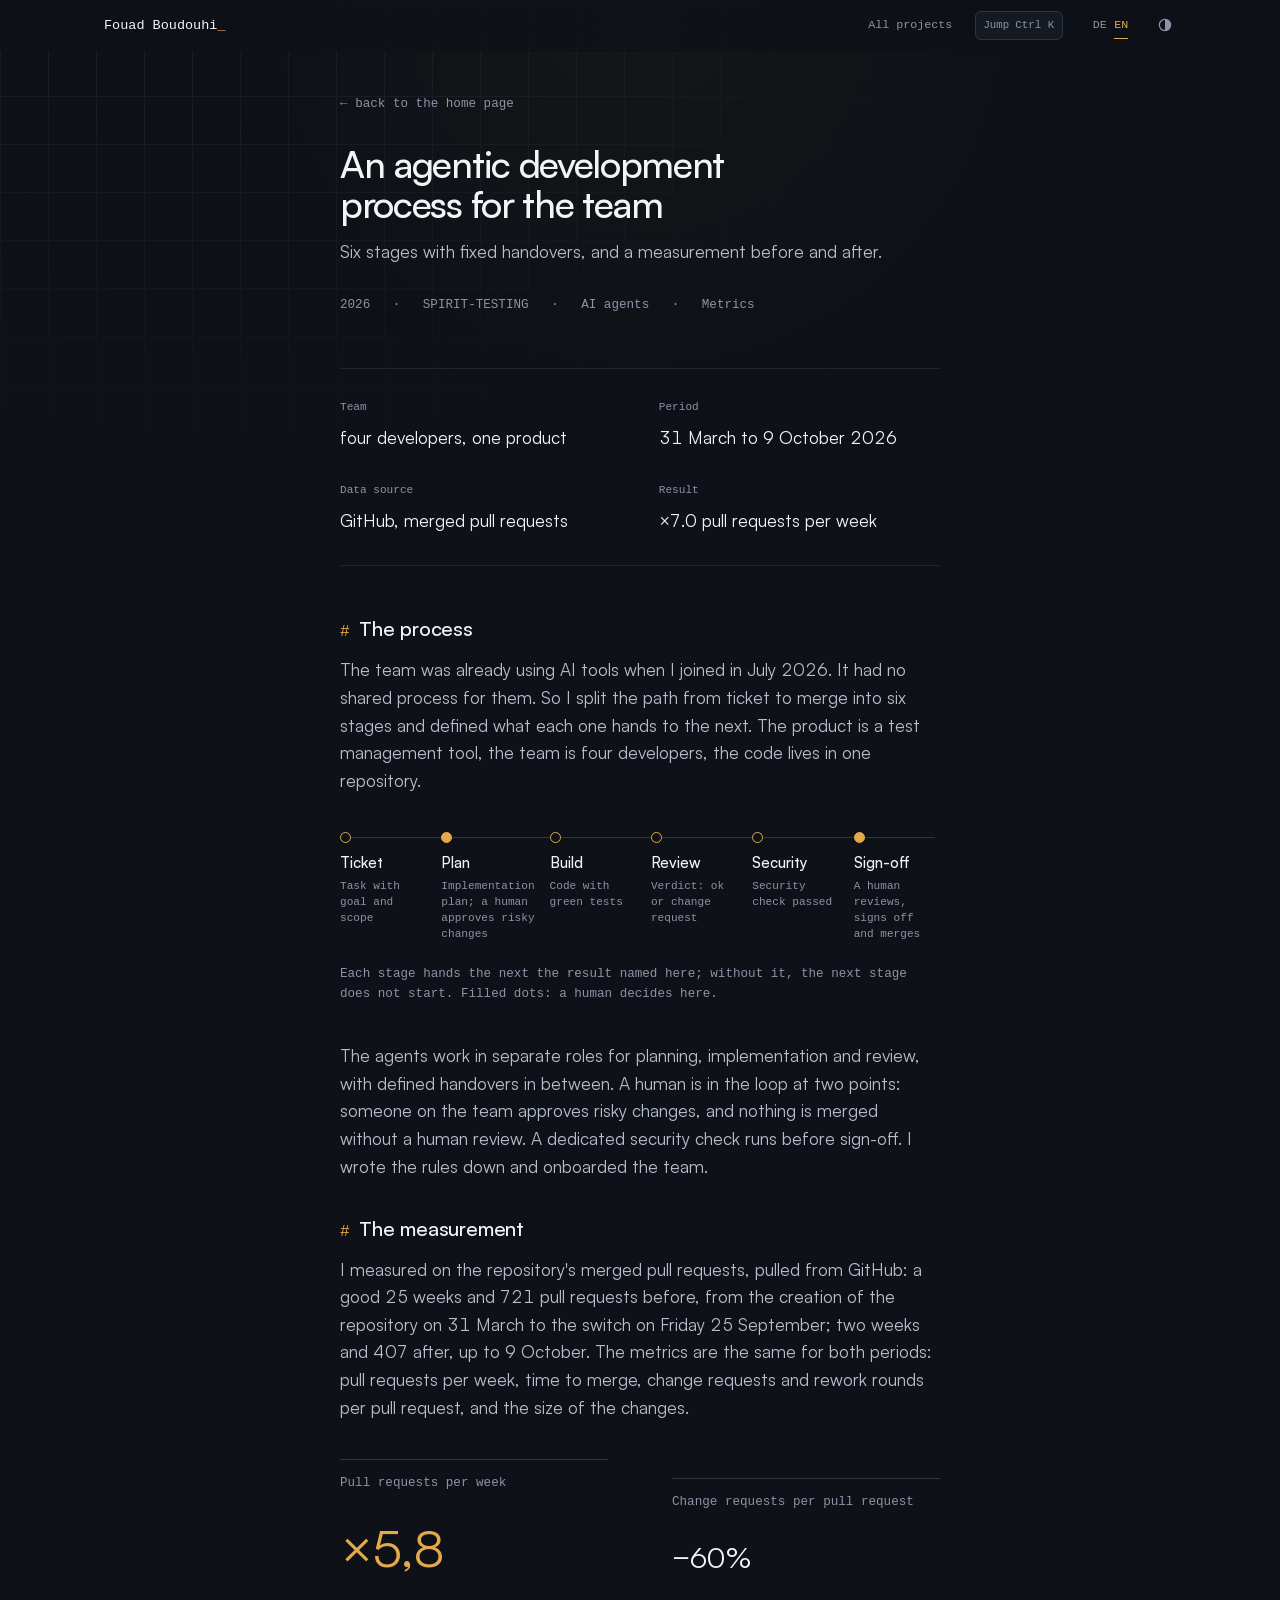
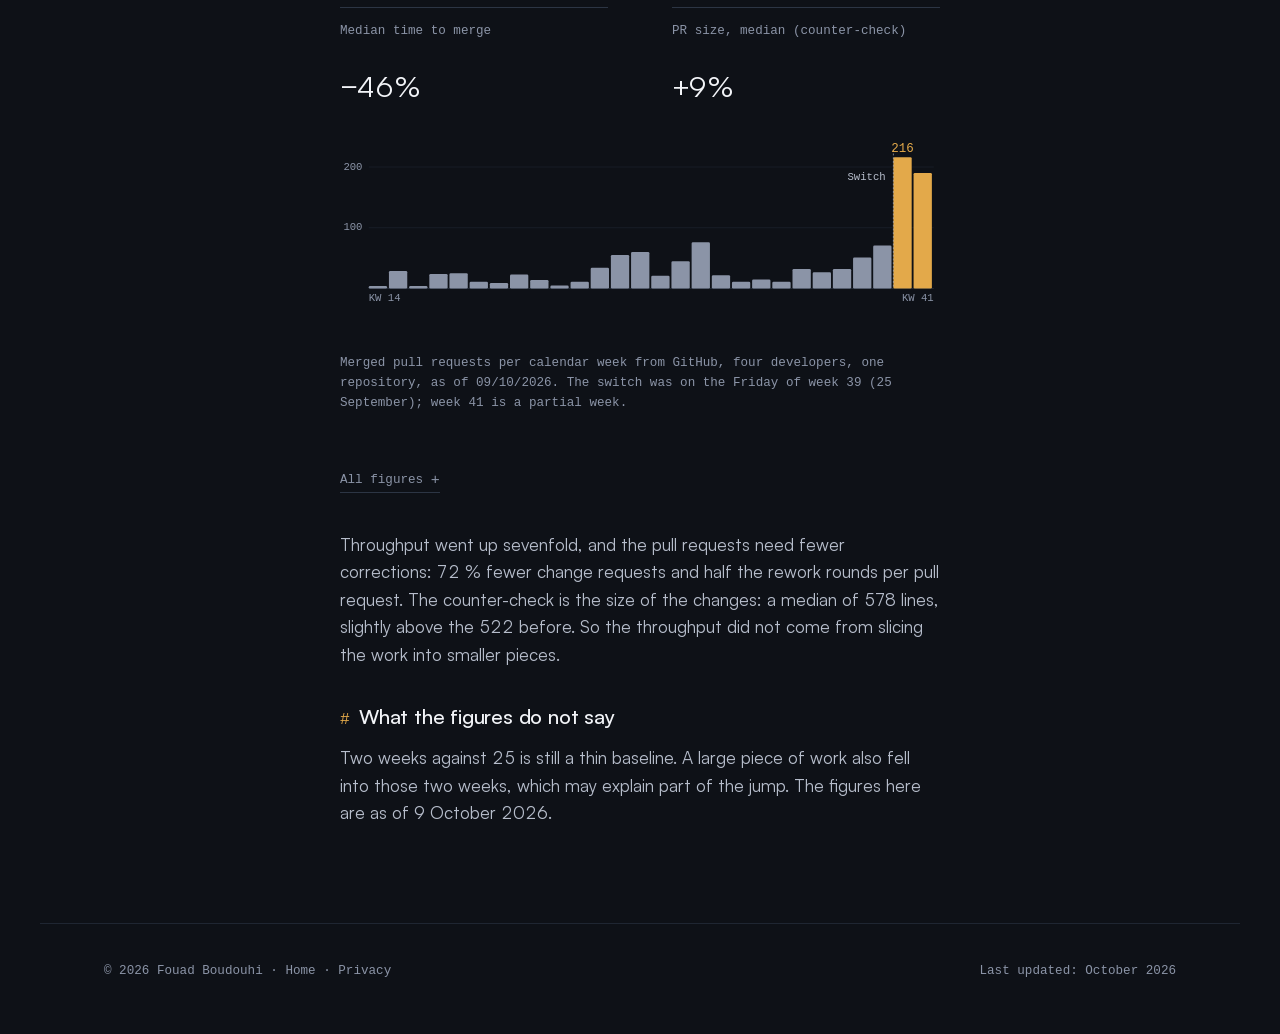
<file: agentische-entwicklung.html>
<!doctype html>
<html lang="de" data-lang="de">
<head>
<meta charset="utf-8">
<meta name="viewport" content="width=device-width, initial-scale=1">
<title>Agentischer Entwicklungsprozess im Team — Fouad Boudouhi</title>
<meta name="description" content="Sechs Stufen vom Ticket bis zur Abnahme, Agenten in getrennten Rollen, Freigabe und Merge durch Menschen. Vorher und nachher gemessen an den Pull Requests eines Produktteams.">
<meta name="color-scheme" content="dark light">
<meta name="theme-color" content="#0e1117">
<!-- Vorschau beim Teilen -->
<link rel="canonical" href="https://fouad-boudouhi.de/agentische-entwicklung.html">
<meta property="og:type" content="article">
<meta property="og:url" content="https://fouad-boudouhi.de/agentische-entwicklung.html">
<meta property="og:site_name" content="Fouad Boudouhi">
<meta property="og:locale" content="de_DE">
<meta property="og:title" content="Agentischer Entwicklungsprozess im Team — Fouad Boudouhi">
<meta property="og:description" content="Sechs Stufen mit festen Übergaben, Agenten in getrennten Rollen, Freigabe und Merge durch Menschen. Vorher und nachher gemessen: ×7,0 Pull Requests je Woche.">
<meta property="og:image" content="https://fouad-boudouhi.de/assets/og/agentische-entwicklung.png">
<meta property="og:image:width" content="1200">
<meta property="og:image:height" content="630">
<meta property="og:image:alt" content="Agentischer Entwicklungsprozess im Team — Fouad Boudouhi">
<meta name="twitter:card" content="summary_large_image">
<link rel="icon" href="data:image/svg+xml,%3Csvg xmlns='http://www.w3.org/2000/svg' viewBox='0 0 32 32'%3E%3Crect width='32' height='32' rx='6' fill='%230b0b0c'/%3E%3Ctext x='16' y='22' font-family='system-ui,sans-serif' font-weight='500' font-size='15' fill='%23f4f2ee' text-anchor='middle'%3EFB%3C/text%3E%3C/svg%3E">
<script>(function(d){d.classList.add("js");try{if(localStorage.getItem("fb-theme")==="light"){d.setAttribute("data-theme","light");var m=document.querySelector('meta[name="theme-color"]');if(m)m.setAttribute("content","#f6f5f2")}var l=localStorage.getItem("fb-lang")||(navigator.language||"de").slice(0,2);l=l==="en"?"en":"de";d.setAttribute("lang",l);d.setAttribute("data-lang",l)}catch(e){}})(document.documentElement)</script>
<link rel="preload" href="assets/fonts/satoshi-400.woff2" as="font" type="font/woff2" crossorigin>
<link rel="preload" href="assets/fonts/satoshi-500.woff2" as="font" type="font/woff2" crossorigin>
<link rel="stylesheet" href="assets/styles.css?v=a74c932e">
</head>
<body>

<div id="schein"></div>

<a class="skip-link" href="#main"><span lang="de">Zum Inhalt springen</span><span lang="en">Skip to content</span></a>

<header class="topbar" id="kopf">
  <div class="wrap topbar__inner">
    <a class="topbar__name" href="index.html">Fouad Boudouhi</a>
    <nav class="topbar__nav" aria-label="Hauptnavigation">
      <a href="index.html#projekte"><span lang="de">Alle Projekte</span><span lang="en">All projects</span></a>
      <span class="langswitch" role="group" aria-label="Sprache / Language">
        <button type="button" data-set-lang="de" aria-pressed="true">DE</button>
        <button type="button" data-set-lang="en" aria-pressed="false">EN</button>
      </span>
      <button type="button" class="themeswitch" data-toggle-theme aria-pressed="false" aria-label="Hell / Dunkel umschalten · Light / dark" title="Hell / Dunkel">
        <svg viewBox="0 0 16 16" width="14" height="14" aria-hidden="true"><circle cx="8" cy="8" r="6.4" fill="none" stroke="currentColor" stroke-width="1.4"/><path d="M8 1.6a6.4 6.4 0 0 1 0 12.8z" fill="currentColor"/></svg>
      </button>
    </nav>
  </div>
</header>

<main id="main" class="wrap projektseite">

  <a class="back" href="index.html#projekte">&larr; <span lang="de">zurück zur Startseite</span><span lang="en">back to the home page</span></a>

  <h1><span lang="de">Agentischer Entwicklungsprozess im Team</span><span lang="en">An agentic development process for the team</span></h1>
  <p class="projektseite__unter">
    <span lang="de">Sechs Stufen mit festen Übergaben, und eine Messung vorher und nachher.</span>
    <span lang="en">Six stages with fixed handovers, and a measurement before and after.</span>
  </p>

  <p class="projektseite__meta">
    <span>2026</span>
    <span>SPIRIT-TESTING</span>
    <span><span lang="de">KI-Agenten</span><span lang="en">AI agents</span></span>
    <span><span lang="de">Kennzahlen</span><span lang="en">Metrics</span></span>
  </p>

  <dl class="kennzahlen">
    <div>
      <dt><span lang="de">Team</span><span lang="en">Team</span></dt>
      <dd><span lang="de">vier Entwickler, ein Produkt</span><span lang="en">four developers, one product</span></dd>
    </div>
    <div>
      <dt><span lang="de">Zeitraum</span><span lang="en">Period</span></dt>
      <dd><span lang="de">31.03. bis 09.10.2026</span><span lang="en">31 March to 9 October 2026</span></dd>
    </div>
    <div>
      <dt><span lang="de">Datenquelle</span><span lang="en">Data source</span></dt>
      <dd><span lang="de">GitHub, gemergte Pull Requests</span><span lang="en">GitHub, merged pull requests</span></dd>
    </div>
    <div>
      <dt><span lang="de">Ergebnis</span><span lang="en">Result</span></dt>
      <dd><span lang="de">×7,0 Pull Requests je Woche</span><span lang="en">×7.0 pull requests per week</span></dd>
    </div>
  </dl>

  <h2 class="abschnitt"><span lang="de">Der Ablauf</span><span lang="en">The process</span></h2>
  <div class="prose" lang="de"><p>Mit KI-Werkzeugen entwickelt hat das Team schon, bevor ich im Juli 2026 dazukam. Einen gemeinsamen Ablauf dafür gab es nicht. Ich habe deshalb den Weg vom Ticket bis zum Merge in sechs Stufen zerlegt und für jede festgelegt, was sie an die nächste übergibt. Das Produkt ist ein Testmanagement-Werkzeug, das Team besteht aus vier Entwicklern, der Code liegt in einem Repository.</p></div>
  <div class="prose" lang="en"><p>The team was already using AI tools when I joined in July 2026. It had no shared process for them. So I split the path from ticket to merge into six stages and defined what each one hands to the next. The product is a test management tool, the team is four developers, the code lives in one repository.</p></div>

  <figure class="ablauf auf">
    <ol class="ablauf__liste">
      <li><b>Ticket</b><span><span lang="de">Aufgabe mit Ziel und Rahmen</span><span lang="en">Task with goal and scope</span></span></li>
      <li class="mensch"><b>Plan</b><span><span lang="de">Umsetzungsplan; riskante Änderungen gibt ein Mensch frei</span><span lang="en">Implementation plan; a human approves risky changes</span></span></li>
      <li><b><span lang="de">Umsetzung</span><span lang="en">Build</span></b><span><span lang="de">Code mit grünen Tests</span><span lang="en">Code with green tests</span></span></li>
      <li><b>Review</b><span><span lang="de">Prüfergebnis: ok oder Änderungswunsch</span><span lang="en">Verdict: ok or change request</span></span></li>
      <li><b><span lang="de">Sicherheit</span><span lang="en">Security</span></b><span><span lang="de">Sicherheitsprüfung bestanden</span><span lang="en">Security check passed</span></span></li>
      <li class="mensch"><b><span lang="de">Abnahme</span><span lang="en">Sign-off</span></b><span><span lang="de">Ein Mensch prüft, nimmt ab und mergt</span><span lang="en">A human reviews, signs off and merges</span></span></li>
    </ol>
    <figcaption>
      <span lang="de">Jede Stufe übergibt der nächsten das genannte Ergebnis; ohne dieses Ergebnis startet die nächste nicht. Gefüllte Punkte: hier entscheidet ein Mensch.</span>
      <span lang="en">Each stage hands the next the result named here; without it, the next stage does not start. Filled dots: a human decides here.</span>
    </figcaption>
  </figure>

  <div class="prose" lang="de"><p>Die Agenten arbeiten in getrennten Rollen für Planung, Umsetzung und Review, mit definierten Übergaben dazwischen. An zwei Stellen steht ein Mensch im Ablauf: Riskante Änderungen gibt jemand aus dem Team frei, und gemergt wird erst nach einem menschlichen Review. Eine eigene Sicherheitsprüfung läuft vor der Abnahme. Die Regeln dafür habe ich aufgeschrieben und das Team darin eingearbeitet.</p></div>
  <div class="prose" lang="en"><p>The agents work in separate roles for planning, implementation and review, with defined handovers in between. A human is in the loop at two points: someone on the team approves risky changes, and nothing is merged without a human review. A dedicated security check runs before sign-off. I wrote the rules down and onboarded the team.</p></div>

  <h2 class="abschnitt"><span lang="de">Die Messung</span><span lang="en">The measurement</span></h2>
  <div class="prose" lang="de"><p>Gemessen habe ich an den gemergten Pull Requests des Repositories, ausgelesen aus GitHub. Vorher sind das gut 25 Wochen mit 721 Pull Requests, vom Anlegen des Repositories am 31. März bis zum Umstieg am Freitag, dem 25. September; nachher zwei Wochen mit 407, bis zum 9. Oktober. Die Kennzahlen sind in beiden Zeiträumen dieselben: Pull Requests je Woche, Zeit bis zum Merge, Änderungswünsche und Nachbesserungsrunden je Pull Request und die Größe der Änderungen.</p></div>
  <div class="prose" lang="en"><p>I measured on the repository's merged pull requests, pulled from GitHub: a good 25 weeks and 721 pull requests before, from the creation of the repository on 31 March to the switch on Friday 25 September; two weeks and 407 after, up to 9 October. The metrics are the same for both periods: pull requests per week, time to merge, change requests and rework rounds per pull request, and the size of the changes.</p></div>

  <div class="zahlen">
    <div class="zahl auf"><span class="w" data-ziel="7.0" data-nk="1" data-pre="×"></span><span class="b"><span lang="de">Pull Requests je Woche</span><span lang="en">Pull requests per week</span></span></div>
    <div class="zahl auf"><span class="w" data-ziel="72" data-nk="0" data-pre="−" data-suf="%"></span><span class="b"><span lang="de">Änderungswünsche je Pull Request</span><span lang="en">Change requests per pull request</span></span></div>
    <div class="zahl auf"><span class="w" data-ziel="56" data-nk="0" data-pre="−" data-suf="%"></span><span class="b"><span lang="de">Median bis zum Merge</span><span lang="en">Median time to merge</span></span></div>
    <div class="zahl auf"><span class="w" data-ziel="11" data-nk="0" data-pre="+" data-suf="%"></span><span class="b"><span lang="de">PR-Größe, Median (Gegenprobe)</span><span lang="en">PR size, median (counter-check)</span></span></div>
  </div>

  <figure class="chart auf">
    <svg viewBox="0 0 960 300" role="img" aria-label="Gemergte Pull Requests je Kalenderwoche, 28 Wochen. Vor der Umstellung zwischen 4 und 76 je Woche, danach 216 und 190.">
      <line class="netz" x1="46" y1="146.8" x2="950" y2="146.8"/>
      <text class="achse" x="36" y="150.8" text-anchor="end">100</text>
      <line class="netz" x1="46" y1="49.6" x2="950" y2="49.6"/>
      <text class="achse" x="36" y="53.6" text-anchor="end">200</text>
      <line class="basis" x1="46" y1="244" x2="950" y2="244"/>
      <g class="balken"><title>KW 14: 4 gemergte Pull Requests</title><rect x="46.0" y="240.1" width="29.3" height="3.9" rx="2"/></g>
      <g class="balken"><title>KW 15: 29 gemergte Pull Requests</title><rect x="78.3" y="215.8" width="29.3" height="28.2" rx="2"/></g>
      <g class="balken"><title>KW 16: 4 gemergte Pull Requests</title><rect x="110.6" y="240.1" width="29.3" height="3.9" rx="2"/></g>
      <g class="balken"><title>KW 17: 24 gemergte Pull Requests</title><rect x="142.9" y="220.7" width="29.3" height="23.3" rx="2"/></g>
      <g class="balken"><title>KW 18: 25 gemergte Pull Requests</title><rect x="175.1" y="219.7" width="29.3" height="24.3" rx="2"/></g>
      <g class="balken"><title>KW 19: 11 gemergte Pull Requests</title><rect x="207.4" y="233.3" width="29.3" height="10.7" rx="2"/></g>
      <g class="balken"><title>KW 20: 9 gemergte Pull Requests</title><rect x="239.7" y="235.2" width="29.3" height="8.8" rx="2"/></g>
      <g class="balken"><title>KW 21: 23 gemergte Pull Requests</title><rect x="272.0" y="221.6" width="29.3" height="22.4" rx="2"/></g>
      <g class="balken"><title>KW 22: 14 gemergte Pull Requests</title><rect x="304.3" y="230.4" width="29.3" height="13.6" rx="2"/></g>
      <g class="balken"><title>KW 23: 5 gemergte Pull Requests</title><rect x="336.6" y="239.1" width="29.3" height="4.9" rx="2"/></g>
      <g class="balken"><title>KW 24: 11 gemergte Pull Requests</title><rect x="368.9" y="233.3" width="29.3" height="10.7" rx="2"/></g>
      <g class="balken"><title>KW 25: 34 gemergte Pull Requests</title><rect x="401.1" y="210.9" width="29.3" height="33.1" rx="2"/></g>
      <g class="balken"><title>KW 26: 55 gemergte Pull Requests</title><rect x="433.4" y="190.5" width="29.3" height="53.5" rx="2"/></g>
      <g class="balken"><title>KW 27: 60 gemergte Pull Requests</title><rect x="465.7" y="185.7" width="29.3" height="58.3" rx="2"/></g>
      <g class="balken"><title>KW 28: 21 gemergte Pull Requests</title><rect x="498.0" y="223.6" width="29.3" height="20.4" rx="2"/></g>
      <g class="balken"><title>KW 29: 45 gemergte Pull Requests</title><rect x="530.3" y="200.2" width="29.3" height="43.8" rx="2"/></g>
      <g class="balken"><title>KW 30: 76 gemergte Pull Requests</title><rect x="562.6" y="170.1" width="29.3" height="73.9" rx="2"/></g>
      <g class="balken"><title>KW 31: 22 gemergte Pull Requests</title><rect x="594.9" y="222.6" width="29.3" height="21.4" rx="2"/></g>
      <g class="balken"><title>KW 32: 11 gemergte Pull Requests</title><rect x="627.1" y="233.3" width="29.3" height="10.7" rx="2"/></g>
      <g class="balken"><title>KW 33: 15 gemergte Pull Requests</title><rect x="659.4" y="229.4" width="29.3" height="14.6" rx="2"/></g>
      <g class="balken"><title>KW 34: 11 gemergte Pull Requests</title><rect x="691.7" y="233.3" width="29.3" height="10.7" rx="2"/></g>
      <g class="balken"><title>KW 35: 32 gemergte Pull Requests</title><rect x="724.0" y="212.9" width="29.3" height="31.1" rx="2"/></g>
      <g class="balken"><title>KW 36: 27 gemergte Pull Requests</title><rect x="756.3" y="217.8" width="29.3" height="26.2" rx="2"/></g>
      <g class="balken"><title>KW 37: 32 gemergte Pull Requests</title><rect x="788.6" y="212.9" width="29.3" height="31.1" rx="2"/></g>
      <g class="balken"><title>KW 38: 51 gemergte Pull Requests</title><rect x="820.9" y="194.4" width="29.3" height="49.6" rx="2"/></g>
      <g class="balken"><title>KW 39: 71 gemergte Pull Requests</title><rect x="853.1" y="175.0" width="29.3" height="69.0" rx="2"/></g>
      <g class="balken balken--neu"><title>KW 40: 216 gemergte Pull Requests</title><rect x="885.4" y="34.0" width="29.3" height="210.0" rx="2"/></g>
      <g class="balken balken--neu"><title>KW 41: 190 gemergte Pull Requests</title><rect x="917.7" y="59.3" width="29.3" height="184.7" rx="2"/></g>
      <line class="marke-linie" x1="885.4" y1="22" x2="885.4" y2="244"/>
      <text class="marke-text" x="873" y="70" text-anchor="end" lang="de">Umstellung</text>
      <text class="marke-text" x="873" y="70" text-anchor="end" lang="en">Switch</text>
      <text class="wert" x="900.1" y="26.0" text-anchor="middle">216</text>
      <text class="achse" x="46" y="264">KW 14</text>
      <text class="achse" x="950" y="264" text-anchor="end">KW 41</text>
    </svg>
    <figcaption>
      <span lang="de">Gemergte Pull Requests je Kalenderwoche aus GitHub, vier Entwickler, ein Repository, Stand 09.10.2026. Der Umstieg war am Freitag der KW&nbsp;39 (25.09.); KW&nbsp;41 ist eine Teilwoche.</span>
      <span lang="en">Merged pull requests per calendar week from GitHub, four developers, one repository, as of 09/10/2026. The switch was on the Friday of week&nbsp;39 (25 September); week&nbsp;41 is a partial week.</span>
    </figcaption>
  </figure>

  <details class="alle auf">
    <summary><span lang="de">Alle Kennzahlen</span><span lang="en">All figures</span></summary>
  <table class="tbl">
    <caption><span lang="de">Vorher und nachher, gemessen am 09.10.2026 · 721 gemergte Pull Requests aus 25,5 Wochen gegen 407 aus 2 Wochen, vier Entwickler</span><span lang="en">Before and after, measured on 09/10/2026 · 721 merged pull requests across 25.5 weeks against 407 across 2 weeks, four developers</span></caption>
    <thead>
      <tr>
        <th><span lang="de">Gemessen</span><span lang="en">Measure</span></th>
        <th><span lang="de">vorher</span><span lang="en">before</span></th>
        <th><span lang="de">nachher</span><span lang="en">after</span></th>
      </tr>
    </thead>
    <tbody>
      <tr><td><span lang="de">Pull Requests je Woche</span><span lang="en">Pull requests per week</span></td><td>28,3</td><td class="e">198</td></tr>
      <tr><td><span lang="de">Median bis zum Merge</span><span lang="en">Median time to merge</span></td><td>1,8 h</td><td class="e">0,8 h</td></tr>
      <tr><td><span lang="de">Änderungswünsche je PR</span><span lang="en">Change requests per PR</span></td><td>0,43</td><td class="e">0,12</td></tr>
      <tr><td><span lang="de">Nachbesserungsrunden je PR</span><span lang="en">Rework rounds per PR</span></td><td>0,81</td><td class="e">0,40</td></tr>
      <tr><td><span lang="de">PR-Größe, Median</span><span lang="en">PR size, median</span></td><td>522</td><td class="e"><span lang="de">578 Zeilen</span><span lang="en">578 lines</span></td></tr>
    </tbody>
  </table>
  </details>

  <div class="prose" lang="de"><p>Der Durchsatz hat sich versiebenfacht, und die Pull Requests brauchen weniger Korrekturen: 72 % weniger Änderungswünsche und halb so viele Nachbesserungsrunden je Pull Request. Die Gegenprobe ist die Größe der Änderungen. Sie liegt mit 578 Zeilen im Median leicht über den 522 von vorher. Der Durchsatz kommt also nicht daher, dass die Arbeit in mehr Stücke geschnitten wurde.</p></div>
  <div class="prose" lang="en"><p>Throughput went up sevenfold, and the pull requests need fewer corrections: 72 % fewer change requests and half the rework rounds per pull request. The counter-check is the size of the changes: a median of 578 lines, slightly above the 522 before. So the throughput did not come from slicing the work into smaller pieces.</p></div>

  <h2 class="abschnitt"><span lang="de">Was die Zahlen nicht sagen</span><span lang="en">What the figures do not say</span></h2>
  <div class="prose" lang="de"><p>Zwei Wochen gegen 25 bleiben eine dünne Vergleichsbasis. In die zwei Wochen fiel außerdem ein großes Vorhaben, das einen Teil des Sprungs erklären kann. Die Zahlen hier sind der Stand vom 09.10.2026.</p></div>
  <div class="prose" lang="en"><p>Two weeks against 25 is still a thin baseline. A large piece of work also fell into those two weeks, which may explain part of the jump. The figures here are as of 9 October 2026.</p></div>

</main>

<footer class="wrap footer">
  <span>&copy; 2026 Fouad Boudouhi ·
    <a href="index.html"><span lang="de">Startseite</span><span lang="en">Home</span></a> ·
    <a href="datenschutz.html"><span lang="de">Datenschutz</span><span lang="en">Privacy</span></a>
  </span>
  <span><span lang="de">Stand: Oktober 2026</span><span lang="en">Last updated: October 2026</span></span>
</footer>

<script src="assets/app.js?v=e7313740" defer></script>
</body>
</html>
</file>
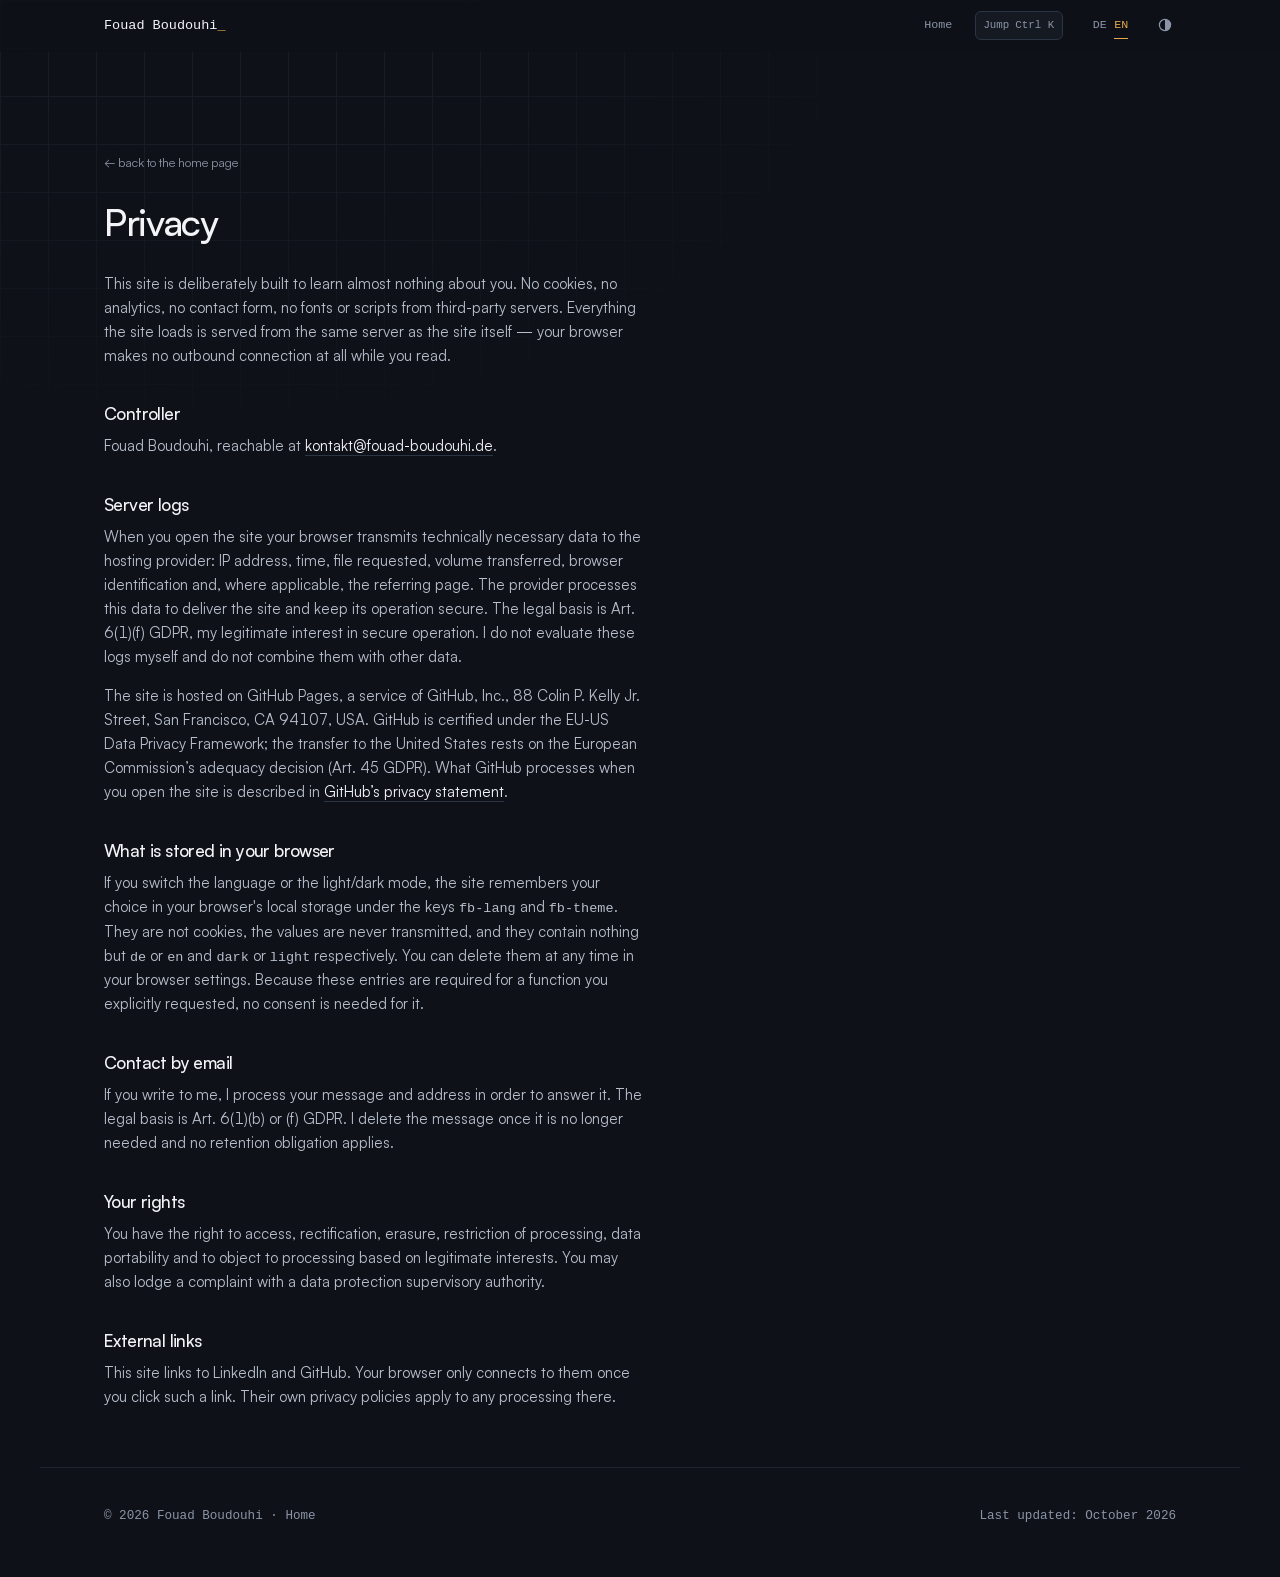
<file: datenschutz.html>
<!doctype html>
<html lang="de" data-lang="de">
<head>
<meta charset="utf-8">
<meta name="viewport" content="width=device-width, initial-scale=1">
<title>Datenschutz — Fouad Boudouhi</title>
<meta name="description" content="Datenschutzerklärung: keine Cookies, keine Analyse, keine Schriften von fremden Servern.">
<meta name="robots" content="noindex">
<meta name="color-scheme" content="dark light">
<meta name="theme-color" content="#0e1117">
<script>(function(d){d.classList.add("js");try{if(localStorage.getItem("fb-theme")==="light"){d.setAttribute("data-theme","light");var m=document.querySelector('meta[name="theme-color"]');if(m)m.setAttribute("content","#f6f5f2")}var l=localStorage.getItem("fb-lang")||(navigator.language||"de").slice(0,2);l=l==="en"?"en":"de";d.setAttribute("lang",l);d.setAttribute("data-lang",l)}catch(e){}})(document.documentElement)</script>
<link rel="icon" href="data:image/svg+xml,%3Csvg xmlns='http://www.w3.org/2000/svg' viewBox='0 0 32 32'%3E%3Crect width='32' height='32' rx='6' fill='%230b0b0c'/%3E%3Ctext x='16' y='22' font-family='system-ui,sans-serif' font-weight='500' font-size='15' fill='%23f4f2ee' text-anchor='middle'%3EFB%3C/text%3E%3C/svg%3E">
<link rel="preload" href="assets/fonts/satoshi-400.woff2" as="font" type="font/woff2" crossorigin>
<link rel="preload" href="assets/fonts/satoshi-500.woff2" as="font" type="font/woff2" crossorigin>
<link rel="stylesheet" href="assets/styles.css?v=a74c932e">
</head>
<body>

<a class="skip-link" href="#main"><span lang="de">Zum Inhalt springen</span><span lang="en">Skip to content</span></a>

<header class="topbar">
  <div class="wrap topbar__inner">
    <a class="topbar__name" href="index.html">Fouad Boudouhi</a>
    <nav class="topbar__nav" aria-label="Hauptnavigation">
      <a href="index.html"><span lang="de">Startseite</span><span lang="en">Home</span></a>
      <span class="langswitch" role="group" aria-label="Sprache / Language">
        <button type="button" data-set-lang="de" aria-pressed="true">DE</button>
        <button type="button" data-set-lang="en" aria-pressed="false">EN</button>
      </span>
      <button type="button" class="themeswitch" data-toggle-theme aria-pressed="false" aria-label="Hell / Dunkel umschalten · Light / dark" title="Hell / Dunkel">
        <svg viewBox="0 0 16 16" width="14" height="14" aria-hidden="true"><circle cx="8" cy="8" r="6.4" fill="none" stroke="currentColor" stroke-width="1.4"/><path d="M8 1.6a6.4 6.4 0 0 1 0 12.8z" fill="currentColor"/></svg>
      </button>
    </nav>
  </div>
</header>

<main id="main" class="wrap legal">
  <a class="back" href="index.html">&larr; <span lang="de">zurück zur Startseite</span><span lang="en">back to the home page</span></a>

  <h1><span lang="de">Datenschutz</span><span lang="en">Privacy</span></h1>

  <p lang="de">Diese Seite ist absichtlich so gebaut, dass sie fast nichts über dich erfährt. Keine Cookies, keine Reichweitenmessung, kein Kontaktformular, keine Schriften oder Skripte von fremden Servern. Alles, was die Seite lädt, liegt auf demselben Server wie die Seite selbst — dein Browser baut beim Lesen keine einzige Verbindung nach außen auf.</p>
  <p lang="en">This site is deliberately built to learn almost nothing about you. No cookies, no analytics, no contact form, no fonts or scripts from third-party servers. Everything the site loads is served from the same server as the site itself — your browser makes no outbound connection at all while you read.</p>

  <h2><span lang="de">Verantwortlich</span><span lang="en">Controller</span></h2>
  <p lang="de">Fouad Boudouhi, erreichbar unter <a href="mailto:kontakt@fouad-boudouhi.de">kontakt@fouad-boudouhi.de</a>.</p>
  <p lang="en">Fouad Boudouhi, reachable at <a href="mailto:kontakt@fouad-boudouhi.de">kontakt@fouad-boudouhi.de</a>.</p>

  <h2><span lang="de">Server-Protokolle</span><span lang="en">Server logs</span></h2>
  <p lang="de">Beim Aufruf der Seite überträgt dein Browser technisch notwendige Daten an den Hoster: IP-Adresse, Zeitpunkt, aufgerufene Datei, übertragene Datenmenge, Browserkennung und gegebenenfalls die verweisende Seite. Diese Daten verarbeitet der Hoster, um die Seite auszuliefern und ihren Betrieb abzusichern. Rechtsgrundlage ist Art. 6 Abs. 1 lit. f DSGVO, mein berechtigtes Interesse am sicheren Betrieb. Ich selbst werte diese Protokolle nicht aus und führe sie nicht mit anderen Daten zusammen.</p>
  <p lang="en">When you open the site your browser transmits technically necessary data to the hosting provider: IP address, time, file requested, volume transferred, browser identification and, where applicable, the referring page. The provider processes this data to deliver the site and keep its operation secure. The legal basis is Art. 6(1)(f) GDPR, my legitimate interest in secure operation. I do not evaluate these logs myself and do not combine them with other data.</p>

  <p lang="de">Die Seite liegt bei GitHub Pages, einem Dienst der GitHub, Inc., 88 Colin P. Kelly Jr. Street, San Francisco, CA 94107, USA. GitHub ist unter dem EU-US Data Privacy Framework zertifiziert; die Übermittlung in die USA stützt sich auf den Angemessenheitsbeschluss der Europäischen Kommission (Art. 45 DSGVO). Welche Daten GitHub beim Aufruf verarbeitet, steht in der <a href="https://docs.github.com/de/site-policy/privacy-policies/github-general-privacy-statement" rel="noopener">Datenschutzerklärung von GitHub</a>.</p>
  <p lang="en">The site is hosted on GitHub Pages, a service of GitHub, Inc., 88 Colin P. Kelly Jr. Street, San Francisco, CA 94107, USA. GitHub is certified under the EU-US Data Privacy Framework; the transfer to the United States rests on the European Commission’s adequacy decision (Art. 45 GDPR). What GitHub processes when you open the site is described in <a href="https://docs.github.com/en/site-policy/privacy-policies/github-general-privacy-statement" rel="noopener">GitHub’s privacy statement</a>.</p>

  <h2><span lang="de">Was im Browser gespeichert wird</span><span lang="en">What is stored in your browser</span></h2>
  <p lang="de">Wenn du die Sprache oder den Hell-/Dunkelmodus umschaltest, merkt sich die Seite deine Wahl im lokalen Speicher deines Browsers unter den Schlüsseln <code>fb-lang</code> und <code>fb-theme</code>. Das sind keine Cookies, die Werte werden nicht übertragen, und sie enthalten nichts als <code>de</code> oder <code>en</code> beziehungsweise <code>dark</code> oder <code>light</code>. Du kannst sie jederzeit über die Einstellungen deines Browsers löschen. Weil diese Einträge für die von dir ausdrücklich gewünschte Funktion erforderlich sind, braucht es dafür keine Einwilligung (§ 25 Abs. 2 Nr. 2 TDDDG).</p>
  <p lang="en">If you switch the language or the light/dark mode, the site remembers your choice in your browser's local storage under the keys <code>fb-lang</code> and <code>fb-theme</code>. They are not cookies, the values are never transmitted, and they contain nothing but <code>de</code> or <code>en</code> and <code>dark</code> or <code>light</code> respectively. You can delete them at any time in your browser settings. Because these entries are required for a function you explicitly requested, no consent is needed for it.</p>

<h2><span lang="de">E-Mail-Kontakt</span><span lang="en">Contact by email</span></h2>
  <p lang="de">Wenn du mir schreibst, verarbeite ich deine Nachricht und deine Adresse, um sie zu beantworten. Rechtsgrundlage ist Art. 6 Abs. 1 lit. b bzw. lit. f DSGVO. Ich lösche die Nachricht, sobald sie nicht mehr gebraucht wird und keine Aufbewahrungspflicht entgegensteht.</p>
  <p lang="en">If you write to me, I process your message and address in order to answer it. The legal basis is Art. 6(1)(b) or (f) GDPR. I delete the message once it is no longer needed and no retention obligation applies.</p>

  <h2><span lang="de">Deine Rechte</span><span lang="en">Your rights</span></h2>
  <p lang="de">Du hast das Recht auf Auskunft, Berichtigung, Löschung, Einschränkung der Verarbeitung, Datenübertragbarkeit und Widerspruch gegen eine Verarbeitung auf Grundlage berechtigter Interessen. Außerdem kannst du dich bei einer Datenschutz-Aufsichtsbehörde beschweren.</p>
  <p lang="en">You have the right to access, rectification, erasure, restriction of processing, data portability and to object to processing based on legitimate interests. You may also lodge a complaint with a data protection supervisory authority.</p>

  <h2><span lang="de">Externe Verweise</span><span lang="en">External links</span></h2>
  <p lang="de">Diese Seite verweist auf LinkedIn und GitHub. Erst wenn du einen dieser Verweise anklickst, stellt dein Browser eine Verbindung dorthin her. Für die Verarbeitung auf diesen Seiten gelten deren eigene Datenschutzerklärungen.</p>
  <p lang="en">This site links to LinkedIn and GitHub. Your browser only connects to them once you click such a link. Their own privacy policies apply to any processing there.</p>
</main>

<footer class="wrap footer">
  <span>&copy; 2026 Fouad Boudouhi ·
    <a href="index.html"><span lang="de">Startseite</span><span lang="en">Home</span></a>
  </span>
  <span><span lang="de">Stand: Oktober 2026</span><span lang="en">Last updated: October 2026</span></span>
</footer>

<script src="assets/app.js?v=e7313740" defer></script>
</body>
</html>
</file>
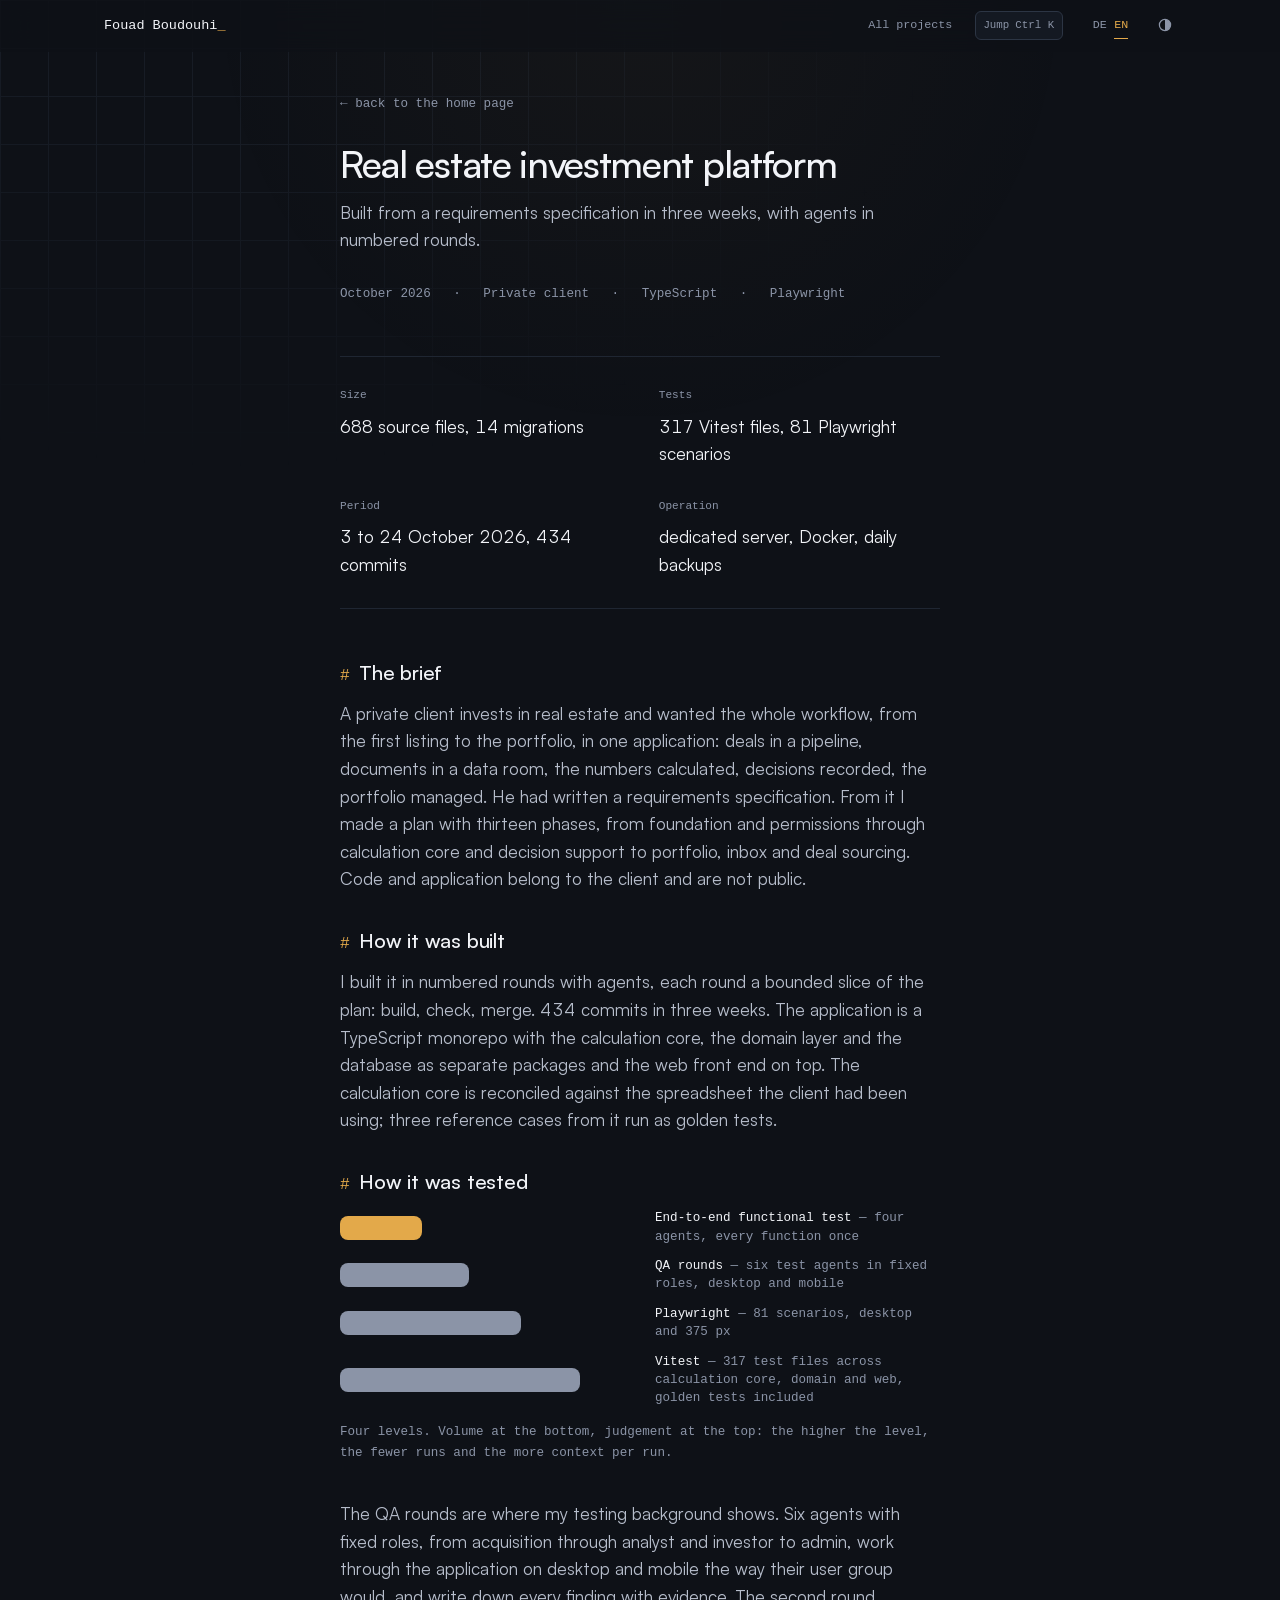
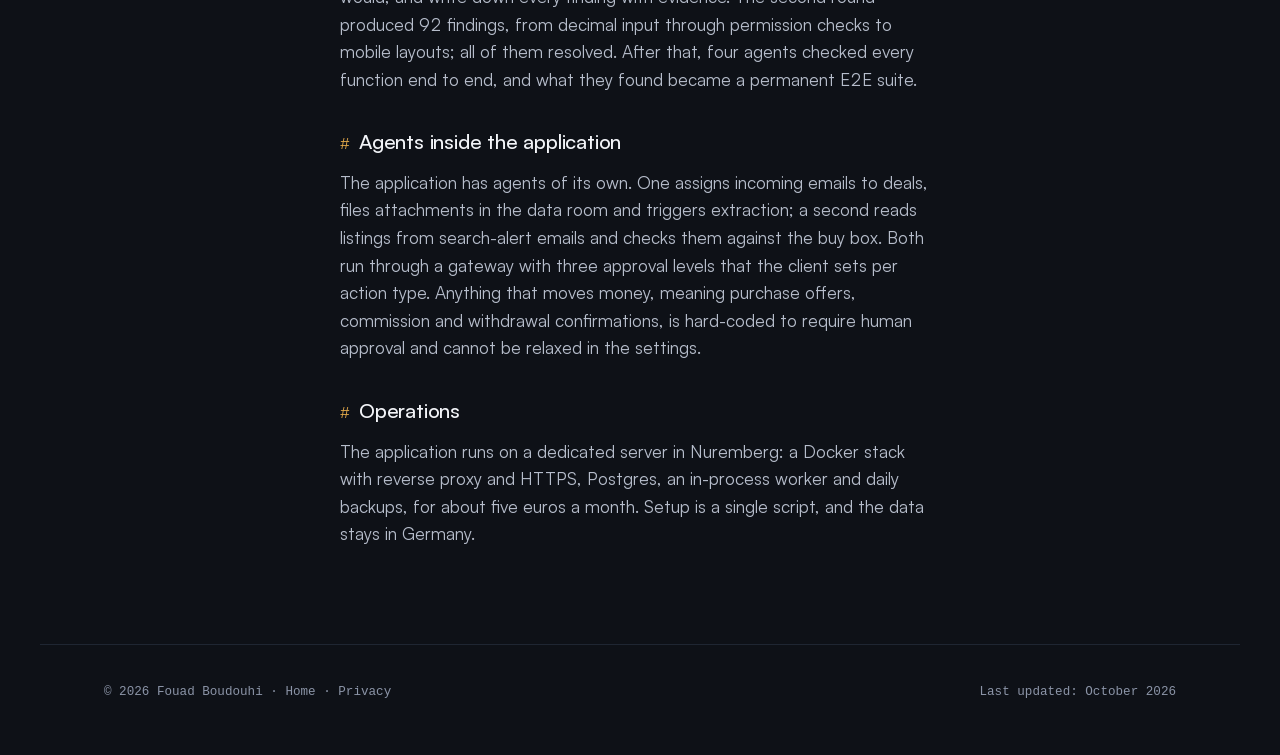
<file: investment-plattform.html>
<!doctype html>
<html lang="de" data-lang="de">
<head>
<meta charset="utf-8">
<meta name="viewport" content="width=device-width, initial-scale=1">
<title>Investment-Plattform für Immobilien — Fouad Boudouhi</title>
<meta name="description" content="Eine Webanwendung für Immobilien-Investments, aus einem Lastenheft in drei Wochen gebaut: nummerierte Runden mit Agenten, vier Testebenen, QA mit Rollen-Agenten, eigener Server.">
<meta name="color-scheme" content="dark light">
<meta name="theme-color" content="#0e1117">
<!-- Vorschau beim Teilen -->
<link rel="canonical" href="https://fouad-boudouhi.de/investment-plattform.html">
<meta property="og:type" content="article">
<meta property="og:url" content="https://fouad-boudouhi.de/investment-plattform.html">
<meta property="og:site_name" content="Fouad Boudouhi">
<meta property="og:locale" content="de_DE">
<meta property="og:title" content="Investment-Plattform für Immobilien — Fouad Boudouhi">
<meta property="og:description" content="Aus einem Lastenheft in drei Wochen gebaut, mit Agenten in nummerierten Runden. 434 Commits, 317 Vitest-Dateien, 81 Playwright-Szenarien, QA mit sechs Rollen-Agenten.">
<meta property="og:image" content="https://fouad-boudouhi.de/assets/og/investment-plattform.png">
<meta property="og:image:width" content="1200">
<meta property="og:image:height" content="630">
<meta property="og:image:alt" content="Investment-Plattform für Immobilien — Fouad Boudouhi">
<meta name="twitter:card" content="summary_large_image">
<link rel="icon" href="data:image/svg+xml,%3Csvg xmlns='http://www.w3.org/2000/svg' viewBox='0 0 32 32'%3E%3Crect width='32' height='32' rx='6' fill='%230b0b0c'/%3E%3Ctext x='16' y='22' font-family='system-ui,sans-serif' font-weight='500' font-size='15' fill='%23f4f2ee' text-anchor='middle'%3EFB%3C/text%3E%3C/svg%3E">
<script>(function(d){d.classList.add("js");try{if(localStorage.getItem("fb-theme")==="light"){d.setAttribute("data-theme","light");var m=document.querySelector('meta[name="theme-color"]');if(m)m.setAttribute("content","#f6f5f2")}var l=localStorage.getItem("fb-lang")||(navigator.language||"de").slice(0,2);l=l==="en"?"en":"de";d.setAttribute("lang",l);d.setAttribute("data-lang",l)}catch(e){}})(document.documentElement)</script>
<link rel="preload" href="assets/fonts/satoshi-400.woff2" as="font" type="font/woff2" crossorigin>
<link rel="preload" href="assets/fonts/satoshi-500.woff2" as="font" type="font/woff2" crossorigin>
<link rel="stylesheet" href="assets/styles.css?v=a74c932e">
</head>
<body>

<div id="schein"></div>

<a class="skip-link" href="#main"><span lang="de">Zum Inhalt springen</span><span lang="en">Skip to content</span></a>

<header class="topbar" id="kopf">
  <div class="wrap topbar__inner">
    <a class="topbar__name" href="index.html">Fouad Boudouhi</a>
    <nav class="topbar__nav" aria-label="Hauptnavigation">
      <a href="index.html#projekte"><span lang="de">Alle Projekte</span><span lang="en">All projects</span></a>
      <span class="langswitch" role="group" aria-label="Sprache / Language">
        <button type="button" data-set-lang="de" aria-pressed="true">DE</button>
        <button type="button" data-set-lang="en" aria-pressed="false">EN</button>
      </span>
      <button type="button" class="themeswitch" data-toggle-theme aria-pressed="false" aria-label="Hell / Dunkel umschalten · Light / dark" title="Hell / Dunkel">
        <svg viewBox="0 0 16 16" width="14" height="14" aria-hidden="true"><circle cx="8" cy="8" r="6.4" fill="none" stroke="currentColor" stroke-width="1.4"/><path d="M8 1.6a6.4 6.4 0 0 1 0 12.8z" fill="currentColor"/></svg>
      </button>
    </nav>
  </div>
</header>

<main id="main" class="wrap projektseite">

  <a class="back" href="index.html#projekte">&larr; <span lang="de">zurück zur Startseite</span><span lang="en">back to the home page</span></a>

  <h1><span lang="de">Investment-Plattform für Immobilien</span><span lang="en">Real estate investment platform</span></h1>
  <p class="projektseite__unter">
    <span lang="de">Aus einem Lastenheft in drei Wochen gebaut, mit Agenten in nummerierten Runden.</span>
    <span lang="en">Built from a requirements specification in three weeks, with agents in numbered rounds.</span>
  </p>

  <p class="projektseite__meta">
    <span><span lang="de">Oktober 2026</span><span lang="en">October 2026</span></span>
    <span><span lang="de">Privater Auftraggeber</span><span lang="en">Private client</span></span>
    <span>TypeScript</span>
    <span>Playwright</span>
  </p>

  <dl class="kennzahlen">
    <div>
      <dt><span lang="de">Umfang</span><span lang="en">Size</span></dt>
      <dd><span lang="de">688 Quelldateien, 14 Migrationen</span><span lang="en">688 source files, 14 migrations</span></dd>
    </div>
    <div>
      <dt><span lang="de">Tests</span><span lang="en">Tests</span></dt>
      <dd><span lang="de">317 Vitest-Dateien, 81 Playwright-Szenarien</span><span lang="en">317 Vitest files, 81 Playwright scenarios</span></dd>
    </div>
    <div>
      <dt><span lang="de">Zeitraum</span><span lang="en">Period</span></dt>
      <dd><span lang="de">3. bis 24. Oktober 2026, 434 Commits</span><span lang="en">3 to 24 October 2026, 434 commits</span></dd>
    </div>
    <div>
      <dt><span lang="de">Betrieb</span><span lang="en">Operation</span></dt>
      <dd><span lang="de">eigener Server, Docker, tägliche Sicherung</span><span lang="en">dedicated server, Docker, daily backups</span></dd>
    </div>
  </dl>

  <h2 class="abschnitt"><span lang="de">Der Auftrag</span><span lang="en">The brief</span></h2>
  <div class="prose" lang="de"><p>Ein privater Auftraggeber investiert in Immobilien und wollte seine Arbeit vom ersten Exposé bis zum Bestand in einer Anwendung haben: Deals in einer Pipeline führen, Unterlagen in einem Datenraum ablegen, Kennzahlen rechnen, entscheiden, das Portfolio verwalten. Dafür gab es ein Lastenheft. Daraus habe ich einen Plan mit dreizehn Phasen gemacht, von Fundament und Rechten über Rechenkern und Entscheidung bis zu Portfolio, Posteingang und Deal-Suche. Code und Anwendung gehören dem Auftraggeber und sind nicht öffentlich.</p></div>
  <div class="prose" lang="en"><p>A private client invests in real estate and wanted the whole workflow, from the first listing to the portfolio, in one application: deals in a pipeline, documents in a data room, the numbers calculated, decisions recorded, the portfolio managed. He had written a requirements specification. From it I made a plan with thirteen phases, from foundation and permissions through calculation core and decision support to portfolio, inbox and deal sourcing. Code and application belong to the client and are not public.</p></div>

  <h2 class="abschnitt"><span lang="de">Wie es gebaut wurde</span><span lang="en">How it was built</span></h2>
  <div class="prose" lang="de"><p>Gebaut habe ich in nummerierten Runden mit Agenten, jede Runde ein abgegrenztes Stück aus dem Plan: Umsetzung, Prüfung, Merge. 434 Commits in drei Wochen. Die Anwendung ist ein TypeScript-Monorepo mit Rechenkern, Domänenschicht und Datenbank als eigenen Paketen und der Weboberfläche darüber. Der Rechenkern ist gegen die Tabellenkalkulation abgeglichen, mit der der Auftraggeber bisher gerechnet hat; drei Referenzfälle daraus laufen als Golden-Tests mit.</p></div>
  <div class="prose" lang="en"><p>I built it in numbered rounds with agents, each round a bounded slice of the plan: build, check, merge. 434 commits in three weeks. The application is a TypeScript monorepo with the calculation core, the domain layer and the database as separate packages and the web front end on top. The calculation core is reconciled against the spreadsheet the client had been using; three reference cases from it run as golden tests.</p></div>

  <h2 class="abschnitt"><span lang="de">Wie es getestet wurde</span><span lang="en">How it was tested</span></h2>
  <figure class="stufen auf">
    <div class="stufe" style="--b: 28%"><span class="stufe__bar"></span><span class="stufe__text"><span lang="de"><b>Funktionstest Ende-zu-Ende</b> — vier Agenten, jede Funktion einmal durch</span><span lang="en"><b>End-to-end functional test</b> — four agents, every function once</span></span></div>
    <div class="stufe" style="--b: 44%"><span class="stufe__bar"></span><span class="stufe__text"><span lang="de"><b>QA-Runden</b> — sechs Prüf-Agenten in festen Rollen, Desktop und Handy</span><span lang="en"><b>QA rounds</b> — six test agents in fixed roles, desktop and mobile</span></span></div>
    <div class="stufe" style="--b: 62%"><span class="stufe__bar"></span><span class="stufe__text"><span lang="de"><b>Playwright</b> — 81 Szenarien, Desktop und 375 px</span><span lang="en"><b>Playwright</b> — 81 scenarios, desktop and 375 px</span></span></div>
    <div class="stufe" style="--b: 82%"><span class="stufe__bar"></span><span class="stufe__text"><span lang="de"><b>Vitest</b> — 317 Testdateien in Rechenkern, Domäne und Web, darunter die Golden-Tests</span><span lang="en"><b>Vitest</b> — 317 test files across calculation core, domain and web, golden tests included</span></span></div>
    <figcaption>
      <span lang="de">Vier Ebenen. Unten die Menge, oben das Urteil: Je höher, desto weniger Läufe und desto mehr Kontext je Lauf.</span>
      <span lang="en">Four levels. Volume at the bottom, judgement at the top: the higher the level, the fewer runs and the more context per run.</span>
    </figcaption>
  </figure>

  <div class="prose" lang="de"><p>Die QA-Runden sind der Teil, der aus dem Testen kommt. Sechs Agenten mit festen Rollen, von Akquise über Analyst und Investor bis Admin, gehen die Anwendung auf Desktop und Handy so durch, wie ihre Nutzergruppe sie benutzen würde, und schreiben jeden Befund mit Beleg auf. Die zweite Runde brachte 92 Befunde, von Dezimaleingaben über Rechteprüfungen bis zu Handy-Layouts; alle sind umgesetzt. Danach haben vier Agenten jede Funktion Ende-zu-Ende geprüft, und aus dem, was sie fanden, ist eine dauerhafte E2E-Suite geworden.</p></div>
  <div class="prose" lang="en"><p>The QA rounds are where my testing background shows. Six agents with fixed roles, from acquisition through analyst and investor to admin, work through the application on desktop and mobile the way their user group would, and write down every finding with evidence. The second round produced 92 findings, from decimal input through permission checks to mobile layouts; all of them resolved. After that, four agents checked every function end to end, and what they found became a permanent E2E suite.</p></div>

  <h2 class="abschnitt"><span lang="de">Agenten in der Anwendung</span><span lang="en">Agents inside the application</span></h2>
  <div class="prose" lang="de"><p>Die Anwendung hat selbst Agenten. Einer ordnet eingehende E-Mails den Deals zu, legt Anhänge im Datenraum ab und stößt die Extraktion an; ein zweiter liest Inserate aus Suchauftrags-Mails und prüft sie gegen die Buy Box. Beide laufen über ein Gateway mit drei Freigabestufen, die der Auftraggeber je Aktionstyp einstellt. Was Geld bewegt, also Kaufangebote, Provisions- und Widerrufsbestätigungen, ist fest auf menschliche Freigabe kodiert und lässt sich in den Einstellungen nicht lockern.</p></div>
  <div class="prose" lang="en"><p>The application has agents of its own. One assigns incoming emails to deals, files attachments in the data room and triggers extraction; a second reads listings from search-alert emails and checks them against the buy box. Both run through a gateway with three approval levels that the client sets per action type. Anything that moves money, meaning purchase offers, commission and withdrawal confirmations, is hard-coded to require human approval and cannot be relaxed in the settings.</p></div>

  <h2 class="abschnitt"><span lang="de">Betrieb</span><span lang="en">Operations</span></h2>
  <div class="prose" lang="de"><p>Betrieben wird die Anwendung auf einem eigenen Server in Nürnberg: ein Docker-Stack mit Reverse-Proxy und HTTPS, Postgres, dem Worker im Prozess und einer täglichen Sicherung, für rund fünf Euro im Monat. Die Einrichtung ist ein Skript, die Daten bleiben in Deutschland.</p></div>
  <div class="prose" lang="en"><p>The application runs on a dedicated server in Nuremberg: a Docker stack with reverse proxy and HTTPS, Postgres, an in-process worker and daily backups, for about five euros a month. Setup is a single script, and the data stays in Germany.</p></div>

</main>

<footer class="wrap footer">
  <span>&copy; 2026 Fouad Boudouhi ·
    <a href="index.html"><span lang="de">Startseite</span><span lang="en">Home</span></a> ·
    <a href="datenschutz.html"><span lang="de">Datenschutz</span><span lang="en">Privacy</span></a>
  </span>
  <span><span lang="de">Stand: Oktober 2026</span><span lang="en">Last updated: October 2026</span></span>
</footer>

<script src="assets/app.js?v=e7313740" defer></script>
</body>
</html>
</file>
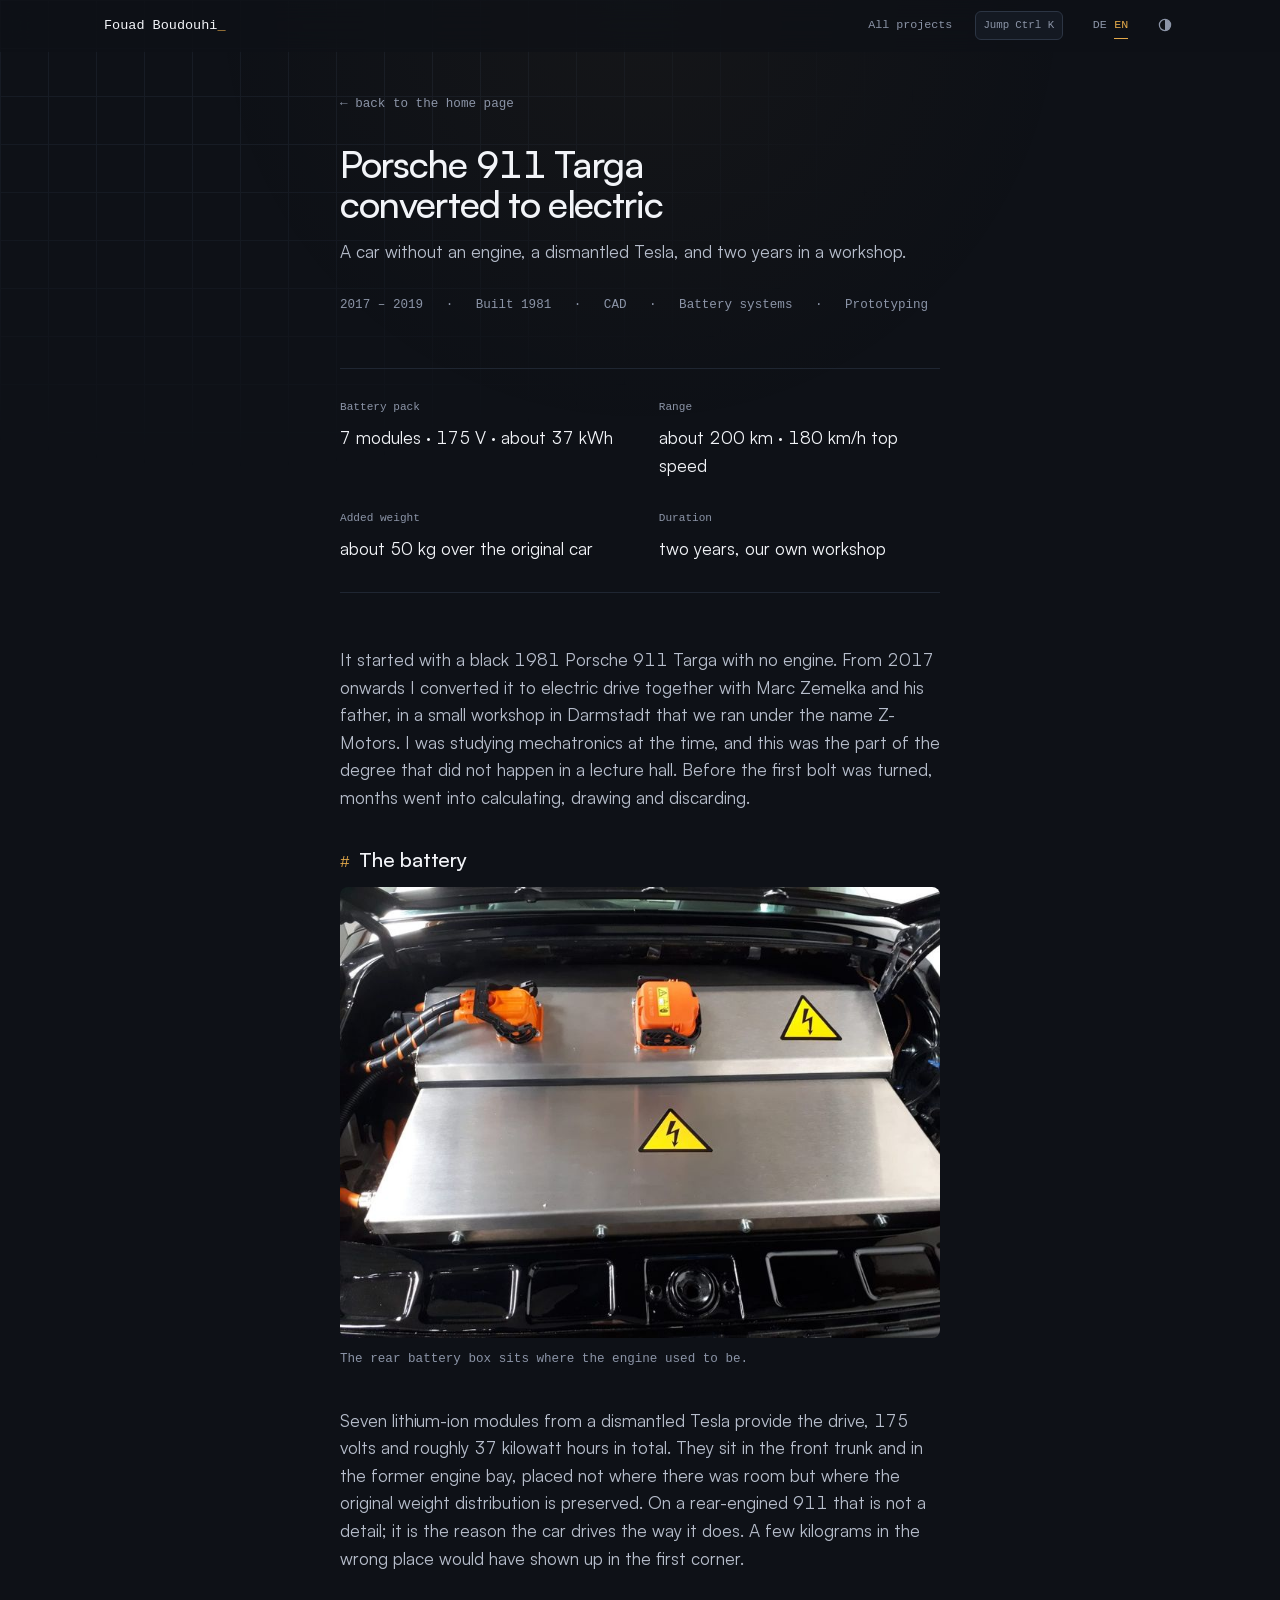
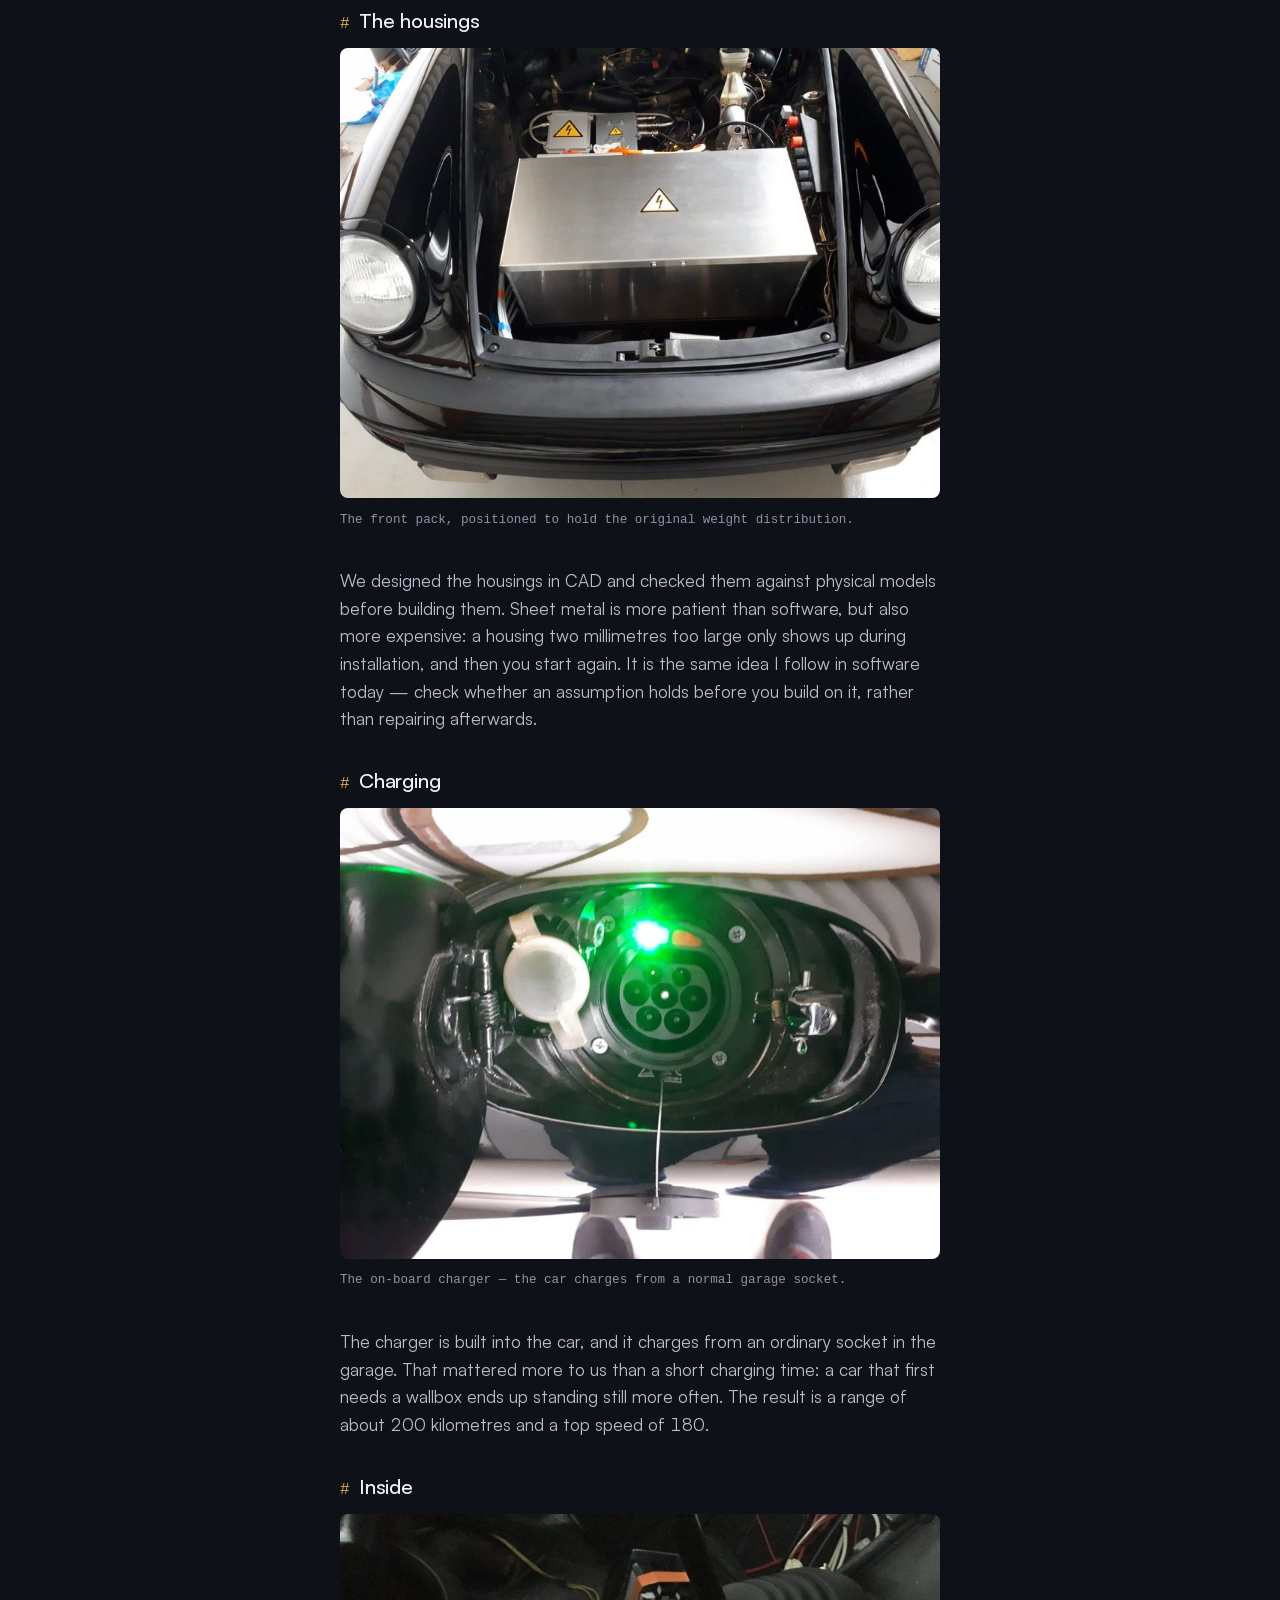
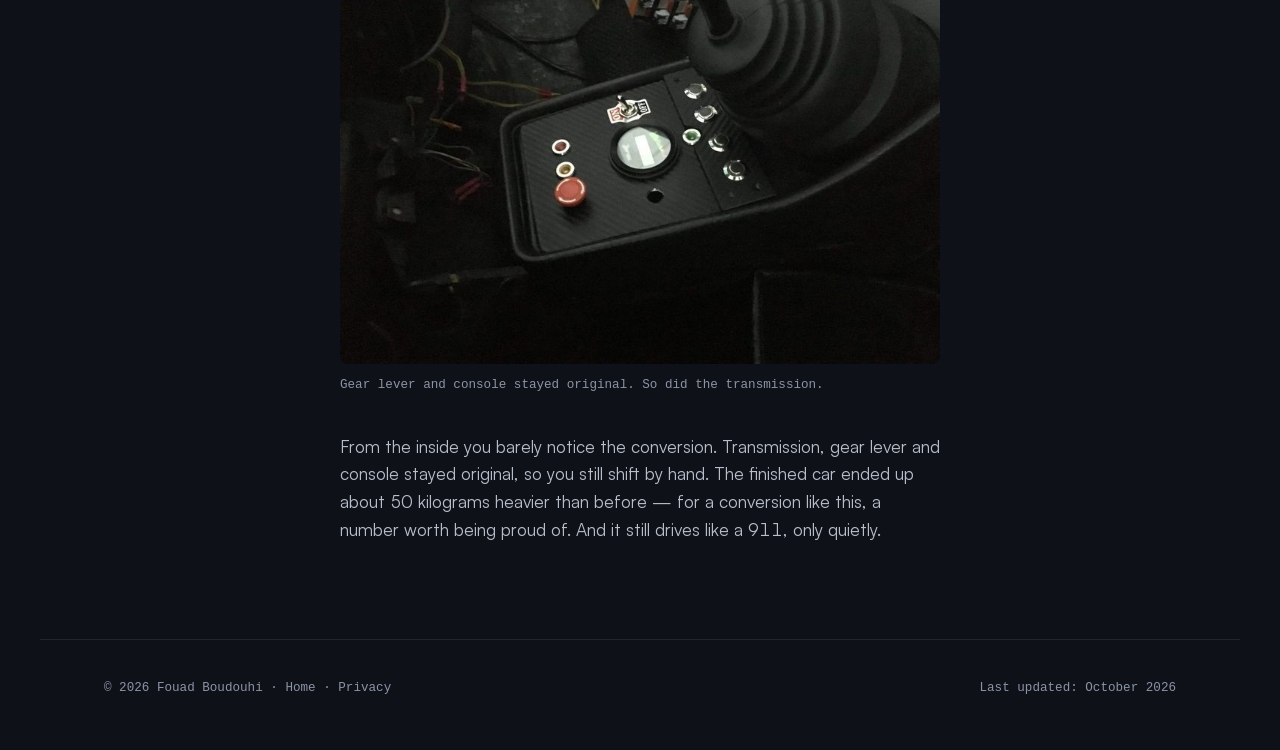
<file: porsche.html>
<!doctype html>
<html lang="de" data-lang="de">
<head>
<meta charset="utf-8">
<meta name="viewport" content="width=device-width, initial-scale=1">
<title>Porsche 911 Targa auf Elektroantrieb — Fouad Boudouhi</title>
<meta name="description" content="Ein Porsche 911 Targa ohne Motor, umgebaut auf Elektroantrieb. Sieben Batteriemodule aus einem zerlegten Tesla, 175 Volt, rund 37 kWh.">
<meta name="color-scheme" content="dark light">
<meta name="theme-color" content="#0e1117">
<!-- Vorschau beim Teilen -->
<link rel="canonical" href="https://fouad-boudouhi.de/porsche.html">
<meta property="og:type" content="article">
<meta property="og:url" content="https://fouad-boudouhi.de/porsche.html">
<meta property="og:site_name" content="Fouad Boudouhi">
<meta property="og:locale" content="de_DE">
<meta property="og:title" content="Porsche 911 Targa auf Elektroantrieb — Fouad Boudouhi">
<meta property="og:description" content="Ein Wagen ohne Motor, ein zerlegter Tesla und zwei Jahre Werkstatt. Sieben Batteriemodule, 175 Volt, rund 37 kWh, rund 200 Kilometer Reichweite.">
<meta property="og:image" content="https://fouad-boudouhi.de/assets/og/porsche.png">
<meta property="og:image:width" content="1200">
<meta property="og:image:height" content="630">
<meta property="og:image:alt" content="Porsche 911 Targa auf Elektroantrieb — Fouad Boudouhi">
<meta name="twitter:card" content="summary_large_image">
<link rel="icon" href="data:image/svg+xml,%3Csvg xmlns='http://www.w3.org/2000/svg' viewBox='0 0 32 32'%3E%3Crect width='32' height='32' rx='6' fill='%230b0b0c'/%3E%3Ctext x='16' y='22' font-family='system-ui,sans-serif' font-weight='500' font-size='15' fill='%23f4f2ee' text-anchor='middle'%3EFB%3C/text%3E%3C/svg%3E">
<script>(function(d){d.classList.add("js");try{if(localStorage.getItem("fb-theme")==="light"){d.setAttribute("data-theme","light");var m=document.querySelector('meta[name="theme-color"]');if(m)m.setAttribute("content","#f6f5f2")}var l=localStorage.getItem("fb-lang")||(navigator.language||"de").slice(0,2);l=l==="en"?"en":"de";d.setAttribute("lang",l);d.setAttribute("data-lang",l)}catch(e){}})(document.documentElement)</script>
<link rel="preload" href="assets/fonts/satoshi-400.woff2" as="font" type="font/woff2" crossorigin>
<link rel="preload" href="assets/fonts/satoshi-500.woff2" as="font" type="font/woff2" crossorigin>
<link rel="stylesheet" href="assets/styles.css?v=a74c932e">
</head>
<body>

<div id="schein"></div>

<a class="skip-link" href="#main"><span lang="de">Zum Inhalt springen</span><span lang="en">Skip to content</span></a>

<header class="topbar" id="kopf">
  <div class="wrap topbar__inner">
    <a class="topbar__name" href="index.html">Fouad Boudouhi</a>
    <nav class="topbar__nav" aria-label="Hauptnavigation">
      <a href="index.html#projekte"><span lang="de">Alle Projekte</span><span lang="en">All projects</span></a>
      <span class="langswitch" role="group" aria-label="Sprache / Language">
        <button type="button" data-set-lang="de" aria-pressed="true">DE</button>
        <button type="button" data-set-lang="en" aria-pressed="false">EN</button>
      </span>
      <button type="button" class="themeswitch" data-toggle-theme aria-pressed="false" aria-label="Hell / Dunkel umschalten · Light / dark" title="Hell / Dunkel">
        <svg viewBox="0 0 16 16" width="14" height="14" aria-hidden="true"><circle cx="8" cy="8" r="6.4" fill="none" stroke="currentColor" stroke-width="1.4"/><path d="M8 1.6a6.4 6.4 0 0 1 0 12.8z" fill="currentColor"/></svg>
      </button>
    </nav>
  </div>
</header>

<main id="main" class="wrap projektseite">

  <a class="back" href="index.html#projekte">&larr; <span lang="de">zurück zur Startseite</span><span lang="en">back to the home page</span></a>

  <h1><span lang="de">Porsche 911 Targa auf Elektroantrieb</span><span lang="en">Porsche 911 Targa converted to electric</span></h1>
  <p class="projektseite__unter">
    <span lang="de">Ein Wagen ohne Motor, ein zerlegter Tesla und zwei Jahre Werkstatt.</span>
    <span lang="en">A car without an engine, a dismantled Tesla, and two years in a workshop.</span>
  </p>

  <p class="projektseite__meta">
    <span>2017 – 2019</span>
    <span><span lang="de">Baujahr 1981</span><span lang="en">Built 1981</span></span>
    <span>CAD</span>
    <span><span lang="de">Batteriesysteme</span><span lang="en">Battery systems</span></span>
    <span><span lang="de">Prototypenbau</span><span lang="en">Prototyping</span></span>
  </p>

  <dl class="kennzahlen">
    <div>
      <dt><span lang="de">Batterie</span><span lang="en">Battery pack</span></dt>
      <dd><span lang="de">7 Module · 175 V · rund 37 kWh</span><span lang="en">7 modules · 175 V · about 37 kWh</span></dd>
    </div>
    <div>
      <dt><span lang="de">Reichweite</span><span lang="en">Range</span></dt>
      <dd><span lang="de">rund 200 km · 180 km/h Spitze</span><span lang="en">about 200 km · 180 km/h top speed</span></dd>
    </div>
    <div>
      <dt><span lang="de">Mehrgewicht</span><span lang="en">Added weight</span></dt>
      <dd><span lang="de">rund 50 kg gegenüber dem Original</span><span lang="en">about 50 kg over the original car</span></dd>
    </div>
    <div>
      <dt><span lang="de">Zeitraum</span><span lang="en">Duration</span></dt>
      <dd><span lang="de">zwei Jahre, eigene Werkstatt</span><span lang="en">two years, our own workshop</span></dd>
    </div>
  </dl>

  <div class="prose" lang="de"><p>Am Anfang stand ein schwarzer Porsche 911 Targa von 1981 ohne Motor. Zusammen mit Marc Zemelka und seinem Vater habe ich ihn ab 2017 auf Elektroantrieb umgebaut, in einer kleinen Werkstatt in Darmstadt, die wir unter dem Namen Z-Motors betrieben haben. Ich habe damals Mechatronik studiert, und das hier war der Teil des Studiums, der nicht im Hörsaal stattfand. Vor dem ersten Handgriff lagen Monate, in denen wir gerechnet, gezeichnet und wieder verworfen haben.</p></div>
  <div class="prose" lang="en"><p>It started with a black 1981 Porsche 911 Targa with no engine. From 2017 onwards I converted it to electric drive together with Marc Zemelka and his father, in a small workshop in Darmstadt that we ran under the name Z-Motors. I was studying mechatronics at the time, and this was the part of the degree that did not happen in a lecture hall. Before the first bolt was turned, months went into calculating, drawing and discarding.</p></div>

  <h2 class="abschnitt"><span lang="de">Die Batterie</span><span lang="en">The battery</span></h2>
  <figure class="bild">
    <img src="assets/porsche/batterie-heck.jpg" srcset="assets/porsche/batterie-heck-800.jpg 800w, assets/porsche/batterie-heck.jpg 1400w" sizes="(min-width: 46rem) 40rem, 100vw" width="1400" height="1051" loading="lazy" decoding="async"
         alt="Batteriekasten im früheren Motorraum des Porsche 911">
    <figcaption><span lang="de">Der hintere Batteriekasten sitzt dort, wo vorher der Motor war.</span><span lang="en">The rear battery box sits where the engine used to be.</span></figcaption>
  </figure>

  <div class="prose" lang="de"><p>Den Antrieb liefern sieben Lithium-Ionen-Module aus einem zerlegten Tesla, zusammen 175 Volt und rund 37 Kilowattstunden. Sie sitzen vorn im Kofferraum und hinten im früheren Motorraum, und zwar nicht dort, wo Platz war, sondern dort, wo die Gewichtsverteilung des Originals erhalten bleibt. Bei einem 911 mit seinem Heckmotor ist das keine Feinheit, sondern der Grund, warum sich der Wagen so fährt, wie er sich fährt. Ein paar Kilogramm an der falschen Stelle hätte man in der ersten Kurve gemerkt.</p></div>
  <div class="prose" lang="en"><p>Seven lithium-ion modules from a dismantled Tesla provide the drive, 175 volts and roughly 37 kilowatt hours in total. They sit in the front trunk and in the former engine bay, placed not where there was room but where the original weight distribution is preserved. On a rear-engined 911 that is not a detail; it is the reason the car drives the way it does. A few kilograms in the wrong place would have shown up in the first corner.</p></div>

  <h2 class="abschnitt"><span lang="de">Die Gehäuse</span><span lang="en">The housings</span></h2>
  <figure class="bild">
    <img src="assets/porsche/batterie-front.jpg" srcset="assets/porsche/batterie-front-800.jpg 800w, assets/porsche/batterie-front.jpg 1400w" sizes="(min-width: 46rem) 40rem, 100vw" width="1400" height="1051" loading="lazy" decoding="async"
         alt="Batteriekasten im vorderen Kofferraum des Porsche 911">
    <figcaption><span lang="de">Das vordere Paket, gesetzt für die Gewichtsverteilung des Originals.</span><span lang="en">The front pack, positioned to hold the original weight distribution.</span></figcaption>
  </figure>

  <div class="prose" lang="de"><p>Die Gehäuse dafür haben wir in CAD entworfen und an Modellen geprüft, bevor wir sie gebaut haben. Blech ist geduldiger als Software, aber auch teurer: Ein Gehäuse, das zwei Millimeter zu groß ist, merkt man erst beim Einbau, und dann fängt man von vorn an. Das ist derselbe Gedanke, den ich heute in Software verfolge — lieber vorher prüfen, ob eine Annahme trägt, als hinterher zu reparieren.</p></div>
  <div class="prose" lang="en"><p>We designed the housings in CAD and checked them against physical models before building them. Sheet metal is more patient than software, but also more expensive: a housing two millimetres too large only shows up during installation, and then you start again. It is the same idea I follow in software today — check whether an assumption holds before you build on it, rather than repairing afterwards.</p></div>

  <h2 class="abschnitt"><span lang="de">Laden</span><span lang="en">Charging</span></h2>
  <figure class="bild">
    <img src="assets/porsche/ladegeraet.jpg" srcset="assets/porsche/ladegeraet-800.jpg 800w, assets/porsche/ladegeraet.jpg 1400w" sizes="(min-width: 46rem) 40rem, 100vw" width="1400" height="1051" loading="lazy" decoding="async"
         alt="Eingebautes Ladegerät im Porsche 911">
    <figcaption><span lang="de">Das eingebaute Ladegerät — der Wagen lädt an einer normalen Garagensteckdose.</span><span lang="en">The on-board charger — the car charges from a normal garage socket.</span></figcaption>
  </figure>

  <div class="prose" lang="de"><p>Das Ladegerät sitzt fest im Wagen, und geladen wird an einer gewöhnlichen Steckdose in der Garage. Das war uns wichtiger als eine kurze Ladezeit: Ein Auto, für das man erst eine Wallbox braucht, steht am Ende öfter herum. Rund 200 Kilometer kommen so zusammen, die Höchstgeschwindigkeit liegt bei 180.</p></div>
  <div class="prose" lang="en"><p>The charger is built into the car, and it charges from an ordinary socket in the garage. That mattered more to us than a short charging time: a car that first needs a wallbox ends up standing still more often. The result is a range of about 200 kilometres and a top speed of 180.</p></div>

  <h2 class="abschnitt"><span lang="de">Innen</span><span lang="en">Inside</span></h2>
  <figure class="bild">
    <img src="assets/porsche/schalthebel.jpg" srcset="assets/porsche/schalthebel-800.jpg 800w, assets/porsche/schalthebel.jpg 1400w" sizes="(min-width: 46rem) 40rem, 100vw" width="1400" height="1050" loading="lazy" decoding="async"
         alt="Originaler Schalthebel und Mittelkonsole im umgebauten Porsche 911">
    <figcaption><span lang="de">Schalthebel und Konsole sind original geblieben. Das Getriebe auch.</span><span lang="en">Gear lever and console stayed original. So did the transmission.</span></figcaption>
  </figure>

  <div class="prose" lang="de"><p>Innen sieht man dem Wagen den Umbau kaum an. Getriebe, Schalthebel und Konsole sind original geblieben, man schaltet also weiter von Hand. Am Ende wog der fertige Wagen rund 50 Kilogramm mehr als vorher — bei einem Umbau dieser Art eine Zahl, auf die man stolz sein darf. Und er fährt sich immer noch wie ein 911, nur leise.</p></div>
  <div class="prose" lang="en"><p>From the inside you barely notice the conversion. Transmission, gear lever and console stayed original, so you still shift by hand. The finished car ended up about 50 kilograms heavier than before — for a conversion like this, a number worth being proud of. And it still drives like a 911, only quietly.</p></div>

</main>

<footer class="wrap footer">
  <span>&copy; 2026 Fouad Boudouhi ·
    <a href="index.html"><span lang="de">Startseite</span><span lang="en">Home</span></a> ·
    <a href="datenschutz.html"><span lang="de">Datenschutz</span><span lang="en">Privacy</span></a>
  </span>
  <span><span lang="de">Stand: Oktober 2026</span><span lang="en">Last updated: October 2026</span></span>
</footer>

<script src="assets/app.js?v=e7313740" defer></script>
</body>
</html>
</file>
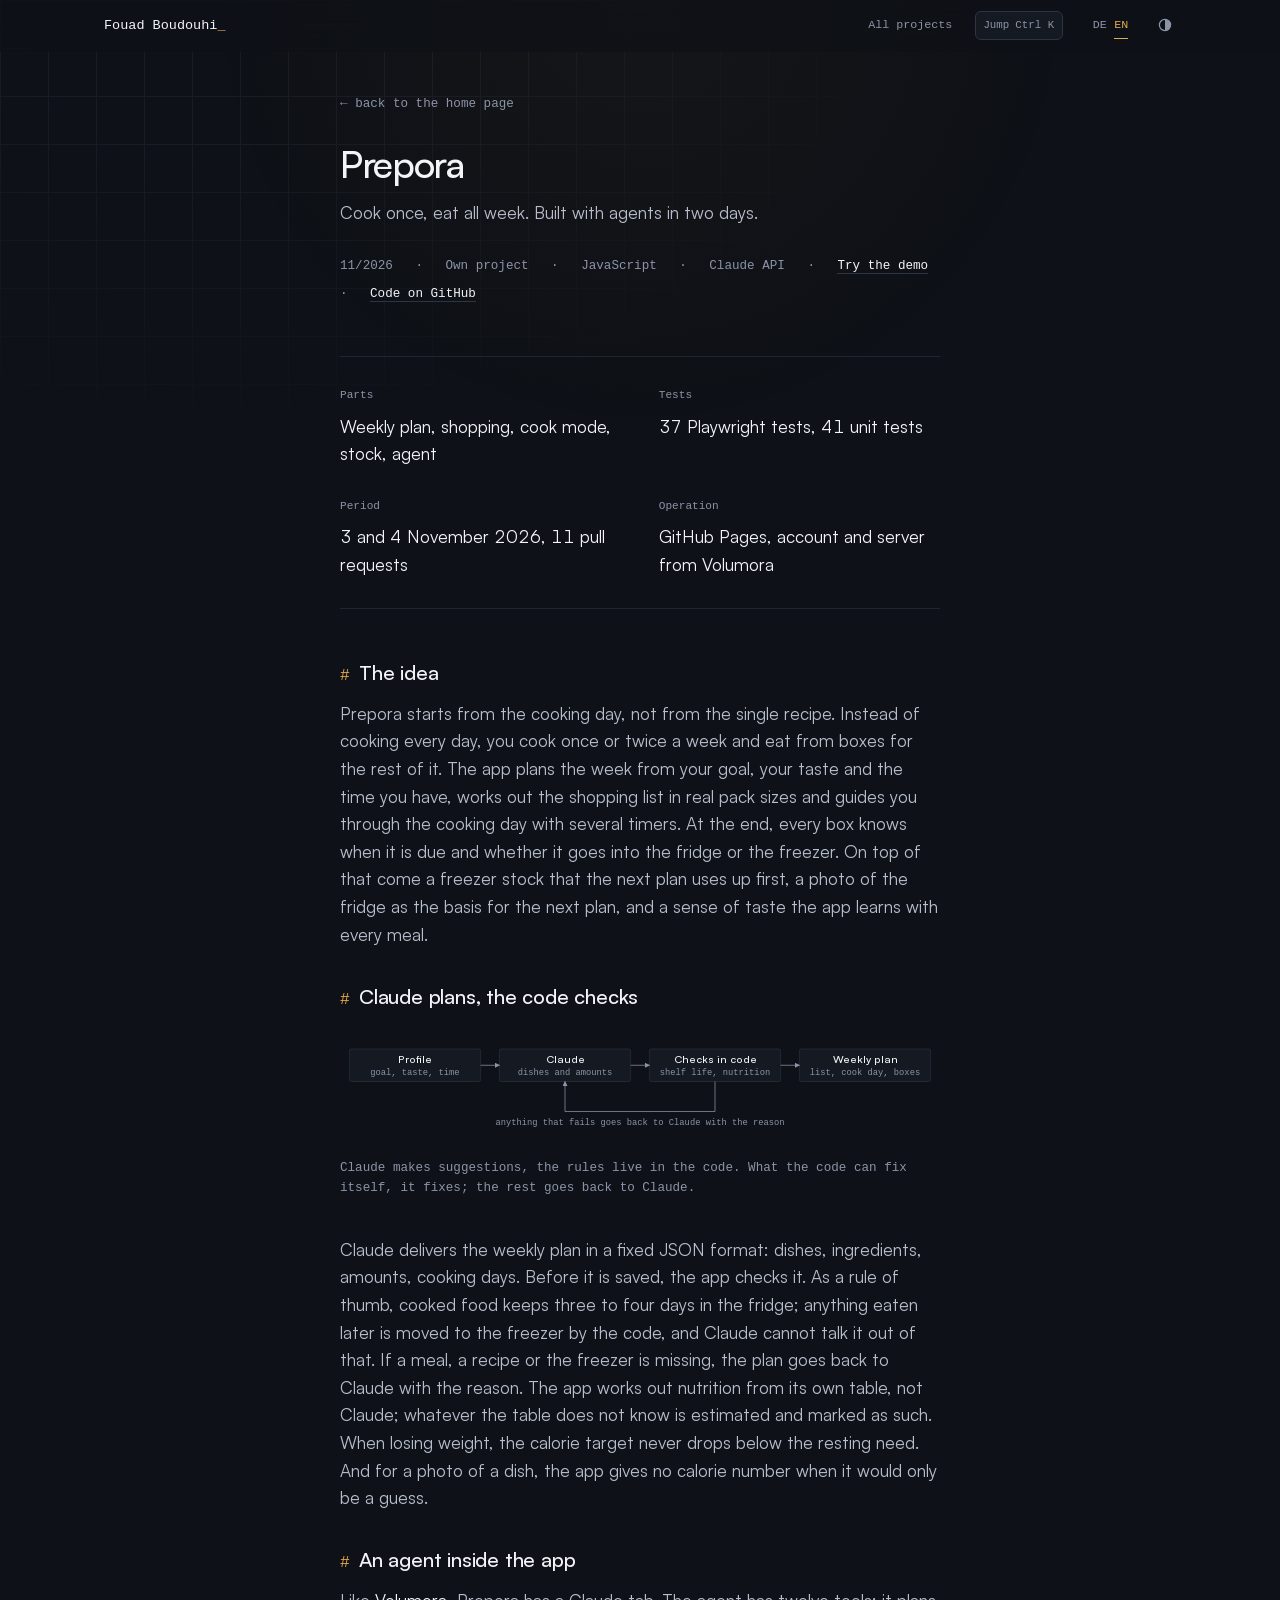
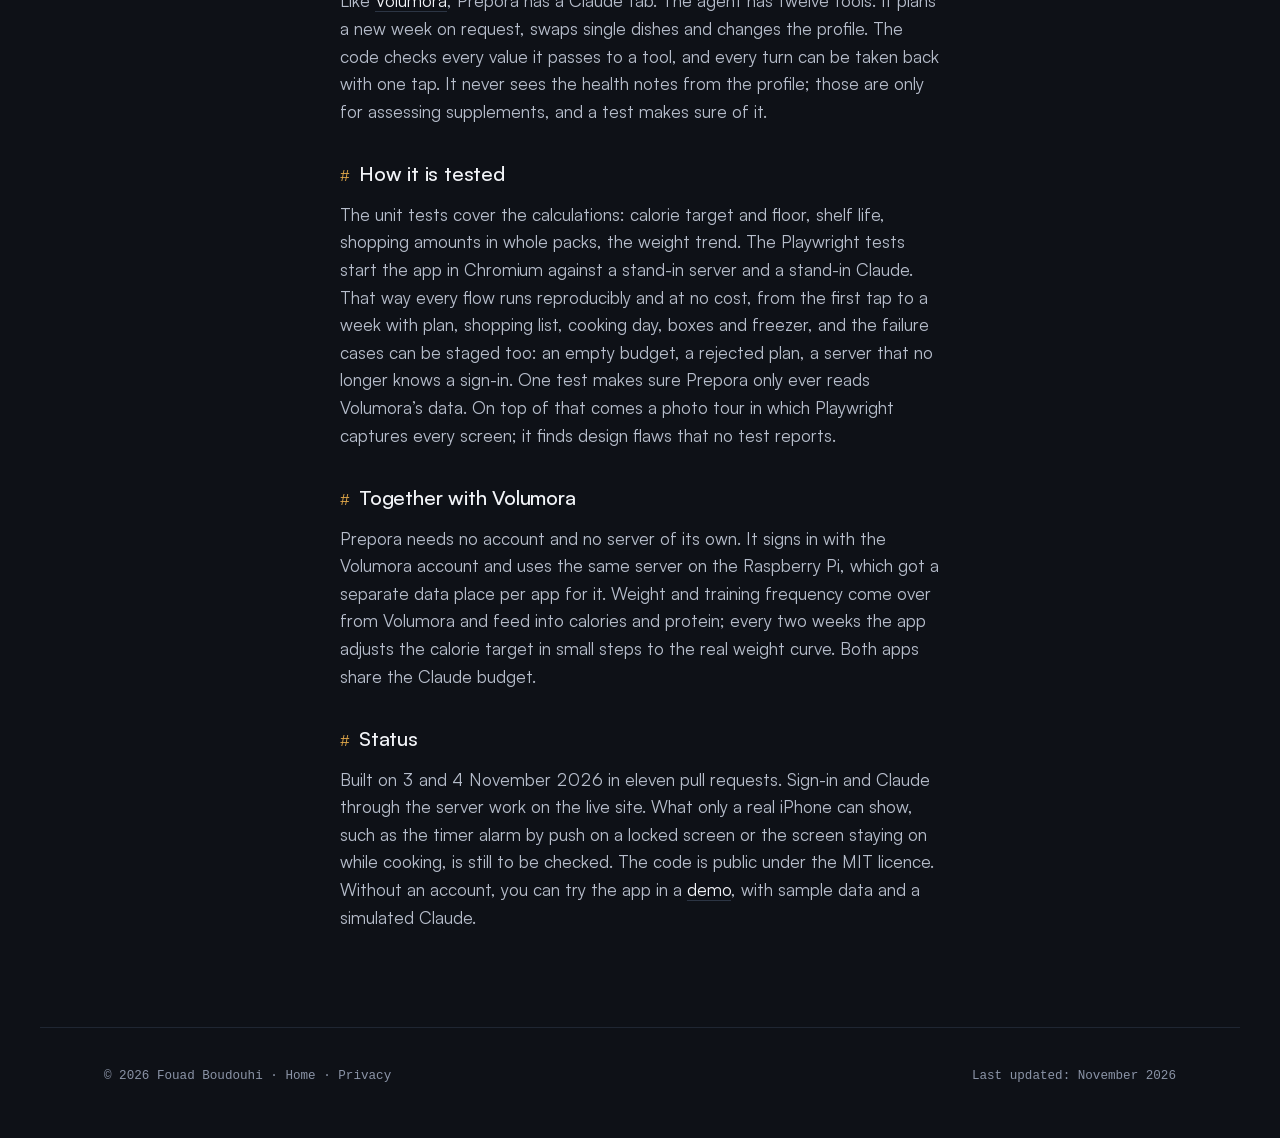
<file: prepora.html>
<!doctype html>
<html lang="de" data-lang="de">
<head>
<meta charset="utf-8">
<meta name="viewport" content="width=device-width, initial-scale=1">
<title>Prepora, Meal-Prep-App — Fouad Boudouhi</title>
<meta name="description" content="Eine Meal-Prep-App, in zwei Tagen mit Agenten gebaut: Claude plant die Kochtage, der App-Code prüft Haltbarkeit, Nährwerte und Kalorienziel. 78 automatische Tests gegen einen nachgebauten Server und ein nachgebautes Claude.">
<meta name="color-scheme" content="dark light">
<meta name="theme-color" content="#0e1117">
<!-- Vorschau beim Teilen -->
<link rel="canonical" href="https://fouad-boudouhi.de/prepora.html">
<meta property="og:type" content="article">
<meta property="og:url" content="https://fouad-boudouhi.de/prepora.html">
<meta property="og:site_name" content="Fouad Boudouhi">
<meta property="og:locale" content="de_DE">
<meta property="og:title" content="Prepora, Meal-Prep-App — Fouad Boudouhi">
<meta property="og:description" content="Einmal kochen, die ganze Woche essen. In zwei Tagen mit Agenten gebaut: Claude plant, der Code prüft. 11 Pull Requests, 78 automatische Tests.">
<meta property="og:image" content="https://fouad-boudouhi.de/assets/og/prepora.png">
<meta property="og:image:width" content="1200">
<meta property="og:image:height" content="630">
<meta property="og:image:alt" content="Prepora, Meal-Prep-App — Fouad Boudouhi">
<meta name="twitter:card" content="summary_large_image">
<link rel="icon" href="data:image/svg+xml,%3Csvg xmlns='http://www.w3.org/2000/svg' viewBox='0 0 32 32'%3E%3Crect width='32' height='32' rx='6' fill='%230b0b0c'/%3E%3Ctext x='16' y='22' font-family='system-ui,sans-serif' font-weight='500' font-size='15' fill='%23f4f2ee' text-anchor='middle'%3EFB%3C/text%3E%3C/svg%3E">
<script>(function(d){d.classList.add("js");try{if(localStorage.getItem("fb-theme")==="light"){d.setAttribute("data-theme","light");var m=document.querySelector('meta[name="theme-color"]');if(m)m.setAttribute("content","#f6f5f2")}var l=localStorage.getItem("fb-lang")||(navigator.language||"de").slice(0,2);l=l==="en"?"en":"de";d.setAttribute("lang",l);d.setAttribute("data-lang",l)}catch(e){}})(document.documentElement)</script>
<link rel="preload" href="assets/fonts/satoshi-400.woff2" as="font" type="font/woff2" crossorigin>
<link rel="preload" href="assets/fonts/satoshi-500.woff2" as="font" type="font/woff2" crossorigin>
<link rel="stylesheet" href="assets/styles.css?v=a74c932e">
</head>
<body>

<div id="schein"></div>

<a class="skip-link" href="#main"><span lang="de">Zum Inhalt springen</span><span lang="en">Skip to content</span></a>

<header class="topbar" id="kopf">
  <div class="wrap topbar__inner">
    <a class="topbar__name" href="index.html">Fouad Boudouhi</a>
    <nav class="topbar__nav" aria-label="Hauptnavigation">
      <a href="index.html#projekte"><span lang="de">Alle Projekte</span><span lang="en">All projects</span></a>
      <span class="langswitch" role="group" aria-label="Sprache / Language">
        <button type="button" data-set-lang="de" aria-pressed="true">DE</button>
        <button type="button" data-set-lang="en" aria-pressed="false">EN</button>
      </span>
      <button type="button" class="themeswitch" data-toggle-theme aria-pressed="false" aria-label="Hell / Dunkel umschalten · Light / dark" title="Hell / Dunkel">
        <svg viewBox="0 0 16 16" width="14" height="14" aria-hidden="true"><circle cx="8" cy="8" r="6.4" fill="none" stroke="currentColor" stroke-width="1.4"/><path d="M8 1.6a6.4 6.4 0 0 1 0 12.8z" fill="currentColor"/></svg>
      </button>
    </nav>
  </div>
</header>

<main id="main" class="wrap projektseite">

  <a class="back" href="index.html#projekte">&larr; <span lang="de">zurück zur Startseite</span><span lang="en">back to the home page</span></a>

  <h1>Prepora</h1>
  <p class="projektseite__unter">
    <span lang="de">Einmal kochen, die ganze Woche essen. In zwei Tagen mit Agenten gebaut.</span>
    <span lang="en">Cook once, eat all week. Built with agents in two days.</span>
  </p>

  <p class="projektseite__meta">
    <span>11/2026</span>
    <span><span lang="de">Eigenes Projekt</span><span lang="en">Own project</span></span>
    <span>JavaScript</span>
    <span>Claude API</span>
    <span><a href="prepora/demo.html"><span lang="de">Demo ausprobieren</span><span lang="en">Try the demo</span></a></span>
    <span><a href="https://github.com/fouadboudouhi/prepora" rel="noopener"><span lang="de">Code auf GitHub</span><span lang="en">Code on GitHub</span></a></span>
  </p>

  <dl class="kennzahlen">
    <div>
      <dt><span lang="de">Bereiche</span><span lang="en">Parts</span></dt>
      <dd><span lang="de">Wochenplan, Einkauf, Kochmodus, Vorrat, Agent</span><span lang="en">Weekly plan, shopping, cook mode, stock, agent</span></dd>
    </div>
    <div>
      <dt><span lang="de">Tests</span><span lang="en">Tests</span></dt>
      <dd><span lang="de">37 Playwright-Tests, 41 Unit-Tests</span><span lang="en">37 Playwright tests, 41 unit tests</span></dd>
    </div>
    <div>
      <dt><span lang="de">Zeitraum</span><span lang="en">Period</span></dt>
      <dd><span lang="de">3. und 4. November 2026, 11 Pull Requests</span><span lang="en">3 and 4 November 2026, 11 pull requests</span></dd>
    </div>
    <div>
      <dt><span lang="de">Betrieb</span><span lang="en">Operation</span></dt>
      <dd><span lang="de">GitHub Pages, Konto und Server von Volumora</span><span lang="en">GitHub Pages, account and server from Volumora</span></dd>
    </div>
  </dl>

  <h2 class="abschnitt"><span lang="de">Die Idee</span><span lang="en">The idea</span></h2>
  <div class="prose" lang="de"><p>Prepora geht vom Kochtag aus, nicht vom einzelnen Rezept. Statt jeden Tag zu kochen, kocht man ein- oder zweimal pro Woche und isst den Rest der Woche aus Boxen. Die App plant dafür aus Ziel, Geschmack und verfügbarer Kochzeit die Woche, rechnet die Einkaufsliste in echten Packungsgrößen und führt mit mehreren Timern durch den Kochtag. Am Ende steht für jede Box fest, wann sie dran ist und ob sie in den Kühlschrank oder in den Tiefkühler kommt. Dazu kommen ein Tiefkühl-Vorrat, den der nächste Plan zuerst aufbraucht, ein Foto vom Kühlschrank als Grundlage für den nächsten Plan und ein Geschmack, den die App mit jedem Essen besser kennt.</p></div>
  <div class="prose" lang="en"><p>Prepora starts from the cooking day, not from the single recipe. Instead of cooking every day, you cook once or twice a week and eat from boxes for the rest of it. The app plans the week from your goal, your taste and the time you have, works out the shopping list in real pack sizes and guides you through the cooking day with several timers. At the end, every box knows when it is due and whether it goes into the fridge or the freezer. On top of that come a freezer stock that the next plan uses up first, a photo of the fridge as the basis for the next plan, and a sense of taste the app learns with every meal.</p></div>

  <h2 class="abschnitt"><span lang="de">Claude plant, der Code prüft</span><span lang="en">Claude plans, the code checks</span></h2>
  <figure class="aufbau auf">
    <svg viewBox="0 0 960 180" role="img" aria-labelledby="ablauf-titel">
      <title id="ablauf-titel">Vom Profil über Claude und die Prüfung im Code zum Wochenplan · From the profile through Claude and the checks in code to the weekly plan</title>
      <defs>
        <marker id="pfeil" markerWidth="8" markerHeight="8" refX="7" refY="4" orient="auto" markerUnits="userSpaceOnUse"><path d="M0,0 L8,4 L0,8 z"/></marker>
      </defs>
      <g class="kasten"><rect x="15" y="40" width="210" height="52" rx="3"/>
        <text class="name" x="120" y="62" text-anchor="middle" lang="de">Profil</text>
        <text class="name" x="120" y="62" text-anchor="middle" lang="en">Profile</text>
        <text class="rolle" x="120" y="81" text-anchor="middle" lang="de">Ziel, Geschmack, Zeit</text>
        <text class="rolle" x="120" y="81" text-anchor="middle" lang="en">goal, taste, time</text></g>
      <g class="kasten"><rect x="255" y="40" width="210" height="52" rx="3"/>
        <text class="name" x="360" y="62" text-anchor="middle">Claude</text>
        <text class="rolle" x="360" y="81" text-anchor="middle" lang="de">Gerichte und Mengen</text>
        <text class="rolle" x="360" y="81" text-anchor="middle" lang="en">dishes and amounts</text></g>
      <g class="kasten"><rect x="495" y="40" width="210" height="52" rx="3"/>
        <text class="name" x="600" y="62" text-anchor="middle" lang="de">Prüfung im Code</text>
        <text class="name" x="600" y="62" text-anchor="middle" lang="en">Checks in code</text>
        <text class="rolle" x="600" y="81" text-anchor="middle" lang="de">Haltbarkeit, Nährwerte</text>
        <text class="rolle" x="600" y="81" text-anchor="middle" lang="en">shelf life, nutrition</text></g>
      <g class="kasten"><rect x="735" y="40" width="210" height="52" rx="3"/>
        <text class="name" x="840" y="62" text-anchor="middle" lang="de">Wochenplan</text>
        <text class="name" x="840" y="62" text-anchor="middle" lang="en">Weekly plan</text>
        <text class="rolle" x="840" y="81" text-anchor="middle" lang="de">Einkauf, Kochtag, Boxen</text>
        <text class="rolle" x="840" y="81" text-anchor="middle" lang="en">list, cook day, boxes</text></g>
      <path class="pfeil" d="M225,66 H255"/>
      <path class="pfeil" d="M465,66 H495"/>
      <path class="pfeil" d="M705,66 H735"/>
      <path class="pfeil" d="M600,92 V140 H360 V92"/>
      <text class="rolle" x="480" y="162" text-anchor="middle" lang="de">was nicht passt, geht mit Grund zurück an Claude</text>
      <text class="rolle" x="480" y="162" text-anchor="middle" lang="en">anything that fails goes back to Claude with the reason</text>
    </svg>
    <ul class="aufbau__liste">
      <li lang="de">Aus dem <b>Profil</b> mit Ziel, Geschmack und Kochzeit macht <b>Claude</b> einen Vorschlag: Gerichte, Zutaten, Mengen.</li>
      <li lang="en">From the <b>profile</b> with goal, taste and cooking time, <b>Claude</b> makes a proposal: dishes, ingredients, amounts.</li>
      <li lang="de">Der <b>Code prüft</b> Haltbarkeit, Nährwerte und Kalorienziel; was nicht passt, geht zurück an Claude.</li>
      <li lang="en">The <b>code checks</b> shelf life, nutrition and calorie target; anything that fails goes back to Claude.</li>
      <li lang="de">Erst dann entstehen <b>Wochenplan</b>, Einkaufsliste, Kochtag und Boxen.</li>
      <li lang="en">Only then do the <b>weekly plan</b>, shopping list, cooking day and boxes come about.</li>
    </ul>
    <figcaption>
      <span lang="de">Claude macht Vorschläge, die Regeln stehen im Code. Was der Code selbst richten kann, richtet er; den Rest bekommt Claude zurück.</span>
      <span lang="en">Claude makes suggestions, the rules live in the code. What the code can fix itself, it fixes; the rest goes back to Claude.</span>
    </figcaption>
  </figure>

  <div class="prose" lang="de"><p>Claude liefert den Wochenplan in einem festen JSON-Format: Gerichte, Zutaten, Mengen, Kochtage. Bevor er gespeichert wird, prüft ihn die App. Gekochtes hält als Faustregel drei bis vier Tage im Kühlschrank; was später gegessen wird, verschiebt der Code in den Tiefkühler, und Claude kann ihn nicht davon abbringen. Fehlt eine Mahlzeit, ein Rezept oder der Tiefkühler, geht der Plan mit dem Grund zurück an Claude. Die Nährwerte rechnet die App aus einer eigenen Tabelle, nicht Claude; was die Tabelle nicht kennt, wird geschätzt und gekennzeichnet. Beim Abnehmen fällt das Kalorienziel nie unter den Ruhebedarf. Und beim Foto vom Gericht nennt die App keine Kalorienzahl, wenn sie nur geraten wäre.</p></div>
  <div class="prose" lang="en"><p>Claude delivers the weekly plan in a fixed JSON format: dishes, ingredients, amounts, cooking days. Before it is saved, the app checks it. As a rule of thumb, cooked food keeps three to four days in the fridge; anything eaten later is moved to the freezer by the code, and Claude cannot talk it out of that. If a meal, a recipe or the freezer is missing, the plan goes back to Claude with the reason. The app works out nutrition from its own table, not Claude; whatever the table does not know is estimated and marked as such. When losing weight, the calorie target never drops below the resting need. And for a photo of a dish, the app gives no calorie number when it would only be a guess.</p></div>

  <h2 class="abschnitt"><span lang="de">Ein Agent in der App</span><span lang="en">An agent inside the app</span></h2>
  <div class="prose" lang="de"><p>Wie <a href="volumora.html">Volumora</a> hat Prepora einen Claude-Tab. Der Agent hat zwölf Werkzeuge: Er plant eine neue Woche nach Wunsch, tauscht einzelne Gerichte und ändert das Profil. Jeden Wert, den er an ein Werkzeug gibt, prüft der Code, und jeder Zug lässt sich mit einem Tipp zurücknehmen. Gesundheitsangaben aus dem Profil bekommt er nie zu sehen; die sind nur für die Einschätzung der Supplements da, und ein Test sichert das ab.</p></div>
  <div class="prose" lang="en"><p>Like <a href="volumora.html">Volumora</a>, Prepora has a Claude tab. The agent has twelve tools: it plans a new week on request, swaps single dishes and changes the profile. The code checks every value it passes to a tool, and every turn can be taken back with one tap. It never sees the health notes from the profile; those are only for assessing supplements, and a test makes sure of it.</p></div>

  <h2 class="abschnitt"><span lang="de">Wie getestet wird</span><span lang="en">How it is tested</span></h2>
  <div class="prose" lang="de"><p>Die Unit-Tests prüfen die Rechnungen: Kalorienziel und Untergrenze, Haltbarkeit, Einkaufsmengen in ganzen Packungen, den Gewichtstrend. Die Playwright-Tests starten die App in Chromium gegen einen nachgebauten Server und ein nachgebautes Claude. So läuft jeder Ablauf reproduzierbar und ohne Kosten, vom ersten Tipp bis zur Woche mit Plan, Einkaufsliste, Kochtag, Boxen und Tiefkühler, und auch die Fehlerfälle lassen sich stellen: ein leeres Budget, ein abgelehnter Plan, ein Server, der eine Anmeldung nicht mehr kennt. Ein Test stellt sicher, dass Prepora die Daten von Volumora nur liest. Dazu kommt eine Fototour, in der Playwright jeden Bildschirm fotografiert; sie findet Gestaltungsfehler, die kein Test meldet.</p></div>
  <div class="prose" lang="en"><p>The unit tests cover the calculations: calorie target and floor, shelf life, shopping amounts in whole packs, the weight trend. The Playwright tests start the app in Chromium against a stand-in server and a stand-in Claude. That way every flow runs reproducibly and at no cost, from the first tap to a week with plan, shopping list, cooking day, boxes and freezer, and the failure cases can be staged too: an empty budget, a rejected plan, a server that no longer knows a sign-in. One test makes sure Prepora only ever reads Volumora’s data. On top of that comes a photo tour in which Playwright captures every screen; it finds design flaws that no test reports.</p></div>

  <h2 class="abschnitt"><span lang="de">Zusammen mit Volumora</span><span lang="en">Together with Volumora</span></h2>
  <div class="prose" lang="de"><p>Prepora braucht kein eigenes Konto und keinen eigenen Server. Es meldet sich mit dem Volumora-Konto an und nutzt denselben Server auf dem Raspberry Pi, der dafür einen eigenen Datenplatz je App bekommen hat. Gewicht und Trainingshäufigkeit kommen aus Volumora und fließen in Kalorien und Eiweiß ein; alle zwei Wochen passt die App das Kalorienziel in kleinen Schritten an die echte Gewichtskurve an. Das Claude-Budget teilen sich beide Apps.</p></div>
  <div class="prose" lang="en"><p>Prepora needs no account and no server of its own. It signs in with the Volumora account and uses the same server on the Raspberry Pi, which got a separate data place per app for it. Weight and training frequency come over from Volumora and feed into calories and protein; every two weeks the app adjusts the calorie target in small steps to the real weight curve. Both apps share the Claude budget.</p></div>

  <h2 class="abschnitt"><span lang="de">Stand</span><span lang="en">Status</span></h2>
  <div class="prose" lang="de"><p>Gebaut am 3. und 4. November 2026 in elf Pull Requests. Anmeldung und Claude über den Server laufen auf der echten Seite. Was nur ein echtes iPhone zeigen kann, etwa der Timer-Alarm per Push bei gesperrtem Bildschirm oder dass der Bildschirm beim Kochen anbleibt, steht noch aus. Der Code ist öffentlich unter MIT-Lizenz. Ohne Konto lässt sich die App in einer <a href="prepora/demo.html">Demo</a> ausprobieren, mit Beispieldaten und einem nachgespielten Claude.</p></div>
  <div class="prose" lang="en"><p>Built on 3 and 4 November 2026 in eleven pull requests. Sign-in and Claude through the server work on the live site. What only a real iPhone can show, such as the timer alarm by push on a locked screen or the screen staying on while cooking, is still to be checked. The code is public under the MIT licence. Without an account, you can try the app in a <a href="prepora/demo.html">demo</a>, with sample data and a simulated Claude.</p></div>

</main>

<footer class="wrap footer">
  <span>&copy; 2026 Fouad Boudouhi ·
    <a href="index.html"><span lang="de">Startseite</span><span lang="en">Home</span></a> ·
    <a href="datenschutz.html"><span lang="de">Datenschutz</span><span lang="en">Privacy</span></a>
  </span>
  <span><span lang="de">Stand: November 2026</span><span lang="en">Last updated: November 2026</span></span>
</footer>

<script src="assets/app.js?v=e7313740" defer></script>
</body>
</html>
</file>
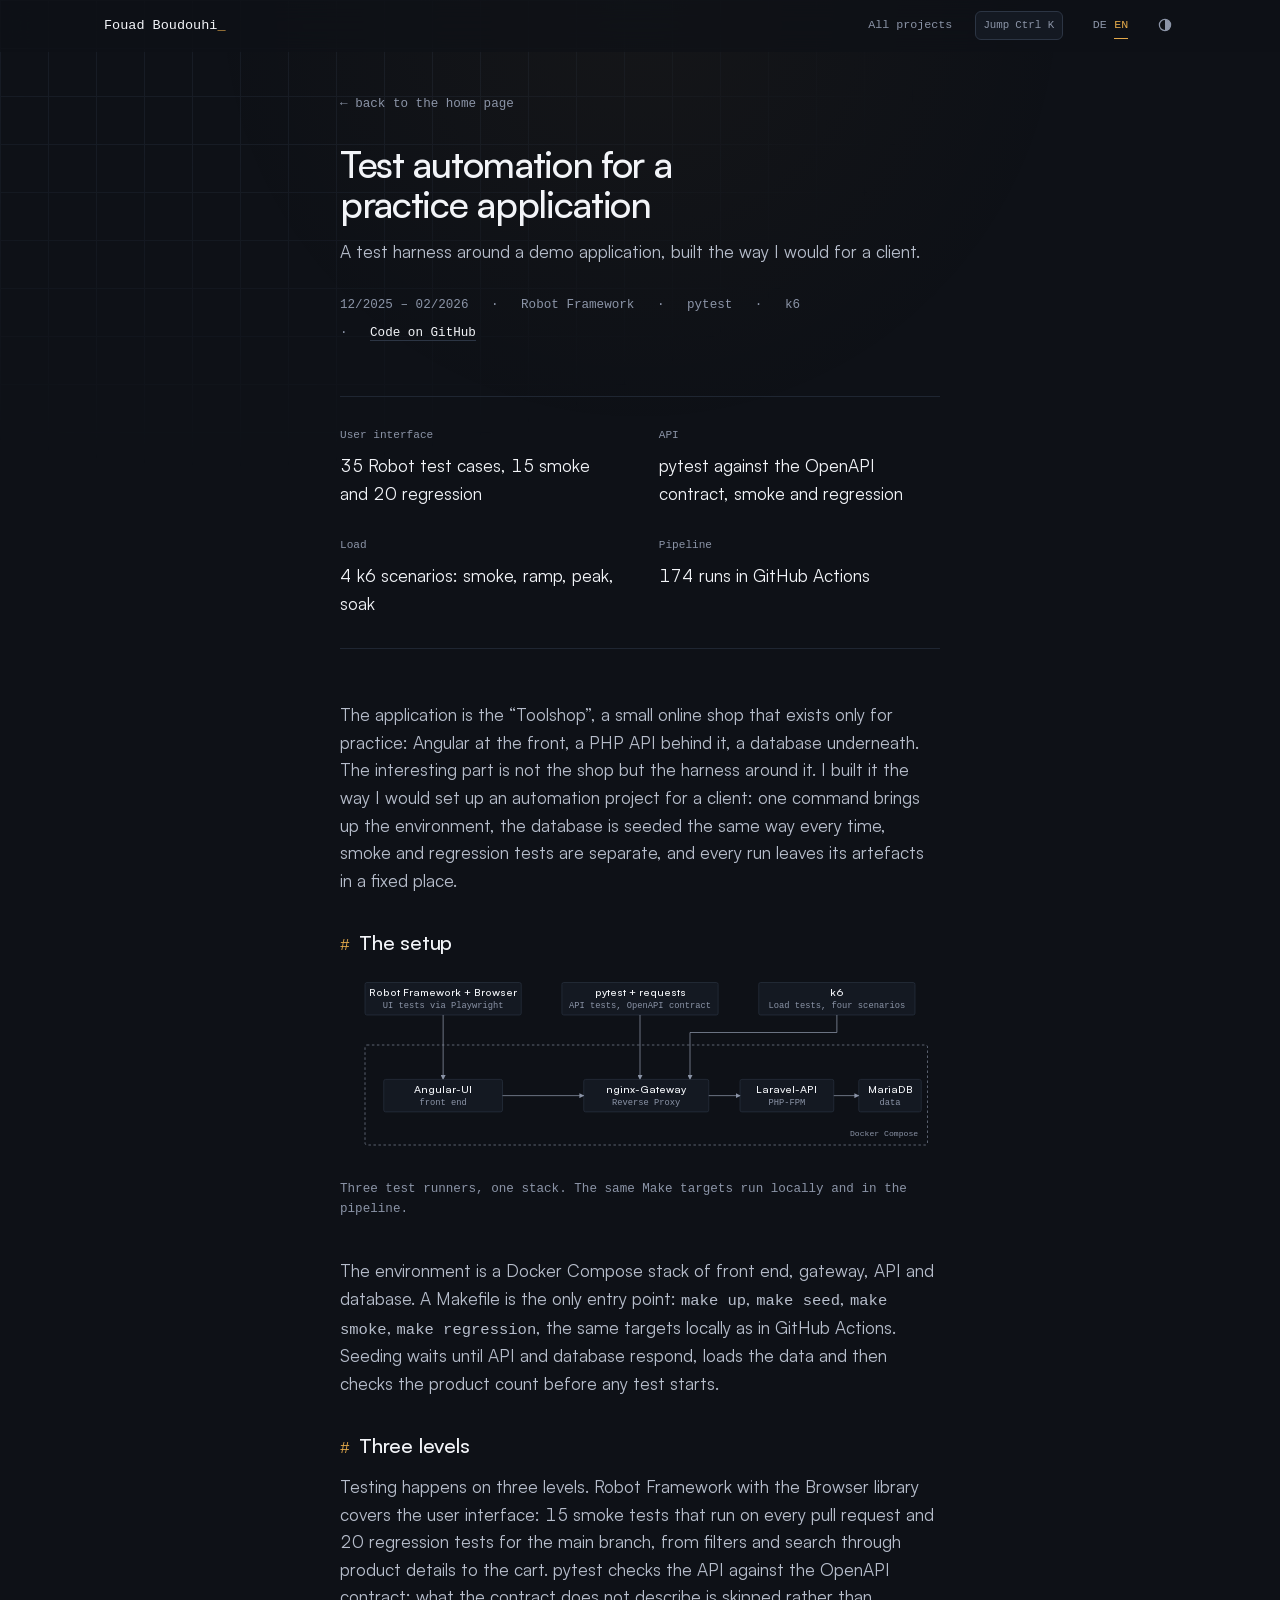
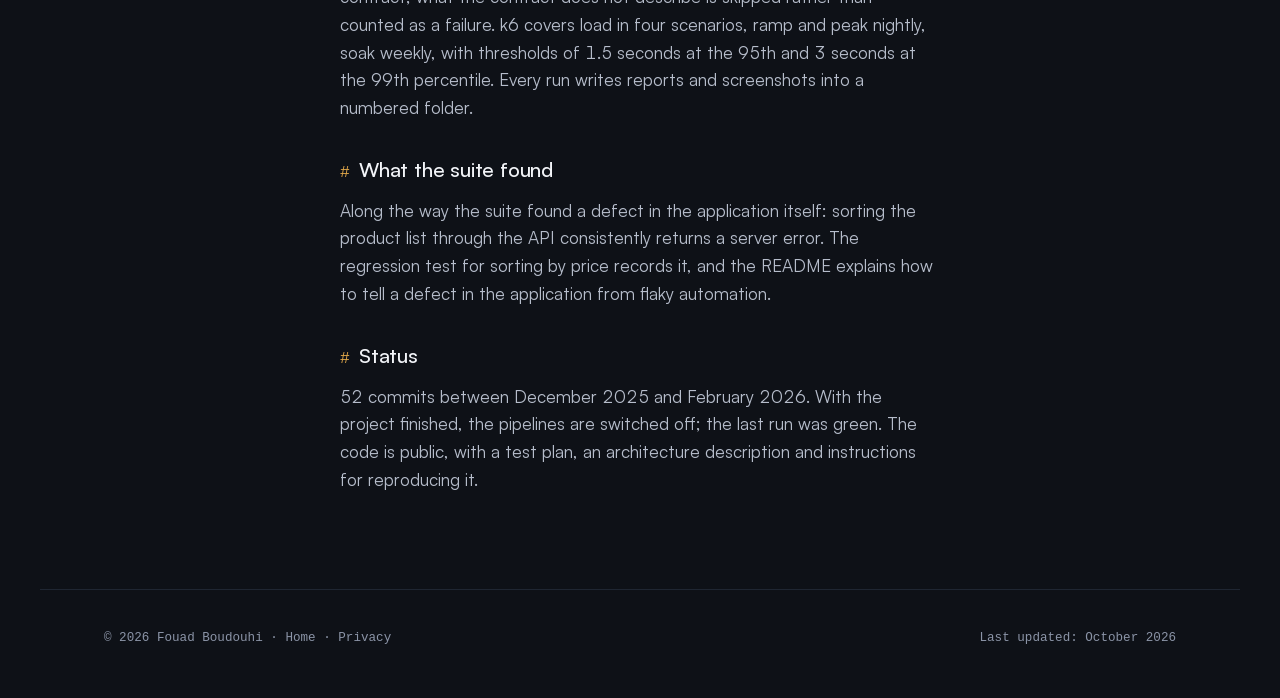
<file: testautomatisierung.html>
<!doctype html>
<html lang="de" data-lang="de">
<head>
<meta charset="utf-8">
<meta name="viewport" content="width=device-width, initial-scale=1">
<title>Testautomatisierung für eine Übungsanwendung — Fouad Boudouhi</title>
<meta name="description" content="Ein Testgerüst um eine Demo-Anwendung, gebaut wie für ein Kundenprojekt: Docker-Stack, Robot Framework, pytest, k6, GitHub Actions. Mit einem gefundenen Fehler in der Anwendung.">
<meta name="color-scheme" content="dark light">
<meta name="theme-color" content="#0e1117">
<!-- Vorschau beim Teilen -->
<link rel="canonical" href="https://fouad-boudouhi.de/testautomatisierung.html">
<meta property="og:type" content="article">
<meta property="og:url" content="https://fouad-boudouhi.de/testautomatisierung.html">
<meta property="og:site_name" content="Fouad Boudouhi">
<meta property="og:locale" content="de_DE">
<meta property="og:title" content="Testautomatisierung für eine Übungsanwendung — Fouad Boudouhi">
<meta property="og:description" content="Ein Testgerüst um eine Demo-Anwendung, gebaut wie für ein Kundenprojekt: Docker-Stack, Robot Framework, pytest, k6, GitHub Actions.">
<meta property="og:image" content="https://fouad-boudouhi.de/assets/og/testautomatisierung.png">
<meta property="og:image:width" content="1200">
<meta property="og:image:height" content="630">
<meta property="og:image:alt" content="Testautomatisierung für eine Übungsanwendung — Fouad Boudouhi">
<meta name="twitter:card" content="summary_large_image">
<script>(function(d){d.classList.add("js");try{if(localStorage.getItem("fb-theme")==="light"){d.setAttribute("data-theme","light");var m=document.querySelector('meta[name="theme-color"]');if(m)m.setAttribute("content","#f6f5f2")}var l=localStorage.getItem("fb-lang")||(navigator.language||"de").slice(0,2);l=l==="en"?"en":"de";d.setAttribute("lang",l);d.setAttribute("data-lang",l)}catch(e){}})(document.documentElement)</script>
<link rel="icon" href="data:image/svg+xml,%3Csvg xmlns='http://www.w3.org/2000/svg' viewBox='0 0 32 32'%3E%3Crect width='32' height='32' rx='6' fill='%230b0b0c'/%3E%3Ctext x='16' y='22' font-family='system-ui,sans-serif' font-weight='500' font-size='15' fill='%23f4f2ee' text-anchor='middle'%3EFB%3C/text%3E%3C/svg%3E">
<link rel="preload" href="assets/fonts/satoshi-400.woff2" as="font" type="font/woff2" crossorigin>
<link rel="preload" href="assets/fonts/satoshi-500.woff2" as="font" type="font/woff2" crossorigin>
<link rel="stylesheet" href="assets/styles.css?v=a74c932e">
</head>
<body>

<div id="schein"></div>

<a class="skip-link" href="#main"><span lang="de">Zum Inhalt springen</span><span lang="en">Skip to content</span></a>

<header class="topbar" id="kopf">
  <div class="wrap topbar__inner">
    <a class="topbar__name" href="index.html">Fouad Boudouhi</a>
    <nav class="topbar__nav" aria-label="Hauptnavigation">
      <a href="index.html#projekte"><span lang="de">Alle Projekte</span><span lang="en">All projects</span></a>
      <span class="langswitch" role="group" aria-label="Sprache / Language">
        <button type="button" data-set-lang="de" aria-pressed="true">DE</button>
        <button type="button" data-set-lang="en" aria-pressed="false">EN</button>
      </span>
      <button type="button" class="themeswitch" data-toggle-theme aria-pressed="false" aria-label="Hell / Dunkel umschalten · Light / dark" title="Hell / Dunkel">
        <svg viewBox="0 0 16 16" width="14" height="14" aria-hidden="true"><circle cx="8" cy="8" r="6.4" fill="none" stroke="currentColor" stroke-width="1.4"/><path d="M8 1.6a6.4 6.4 0 0 1 0 12.8z" fill="currentColor"/></svg>
      </button>
    </nav>
  </div>
</header>

<main id="main" class="wrap projektseite">

  <a class="back" href="index.html#projekte">&larr; <span lang="de">zurück zur Startseite</span><span lang="en">back to the home page</span></a>

  <h1><span lang="de">Testautomatisierung für eine Übungsanwendung</span><span lang="en">Test automation for a practice application</span></h1>
  <p class="projektseite__unter">
    <span lang="de">Ein Testgerüst um eine Demo-Anwendung, gebaut wie für ein Kundenprojekt.</span>
    <span lang="en">A test harness around a demo application, built the way I would for a client.</span>
  </p>

  <p class="projektseite__meta">
    <span>12/2025 – 02/2026</span>
    <span>Robot Framework</span>
    <span>pytest</span>
    <span>k6</span>
    <span><a href="https://github.com/fouadboudouhi/test-automation-practice-toolshop" rel="noopener"><span lang="de">Code auf GitHub</span><span lang="en">Code on GitHub</span></a></span>
  </p>

  <dl class="kennzahlen">
    <div>
      <dt><span lang="de">Oberfläche</span><span lang="en">User interface</span></dt>
      <dd><span lang="de">35 Robot-Testfälle, 15 Smoke und 20 Regression</span><span lang="en">35 Robot test cases, 15 smoke and 20 regression</span></dd>
    </div>
    <div>
      <dt>API</dt>
      <dd><span lang="de">pytest gegen den OpenAPI-Vertrag, Smoke und Regression</span><span lang="en">pytest against the OpenAPI contract, smoke and regression</span></dd>
    </div>
    <div>
      <dt><span lang="de">Last</span><span lang="en">Load</span></dt>
      <dd><span lang="de">4 k6-Szenarien: Smoke, Ramp, Peak, Soak</span><span lang="en">4 k6 scenarios: smoke, ramp, peak, soak</span></dd>
    </div>
    <div>
      <dt>Pipeline</dt>
      <dd><span lang="de">174 Läufe in GitHub Actions</span><span lang="en">174 runs in GitHub Actions</span></dd>
    </div>
  </dl>

  <div class="prose" lang="de"><p>Die Anwendung ist der „Toolshop", ein kleiner Online-Shop, den es nur zum Üben gibt: Angular vorn, eine PHP-API dahinter, eine Datenbank darunter. Interessant ist nicht der Shop, sondern das Gerüst darum. Ich habe es so gebaut, wie ich ein Automatisierungsprojekt beim Kunden aufsetzen würde: Ein Befehl bringt die Umgebung hoch, die Datenbank wird jedes Mal gleich befüllt, Smoke- und Regressionstests sind getrennt, und jeder Lauf hinterlässt seine Artefakte an einer festen Stelle.</p></div>
  <div class="prose" lang="en"><p>The application is the “Toolshop”, a small online shop that exists only for practice: Angular at the front, a PHP API behind it, a database underneath. The interesting part is not the shop but the harness around it. I built it the way I would set up an automation project for a client: one command brings up the environment, the database is seeded the same way every time, smoke and regression tests are separate, and every run leaves its artefacts in a fixed place.</p></div>

  <h2 class="abschnitt"><span lang="de">Der Aufbau</span><span lang="en">The setup</span></h2>
  <figure class="aufbau auf">
    <svg viewBox="0 0 960 300" role="img" aria-labelledby="aufbau-titel">
      <title id="aufbau-titel"><span lang="de">Aufbau: drei Testläufer oben, der Docker-Compose-Stack darunter</span><span lang="en">Structure: three test runners on top, the Docker Compose stack below</span></title>
      <defs>
        <marker id="pfeil" markerWidth="8" markerHeight="8" refX="7" refY="4" orient="auto" markerUnits="userSpaceOnUse"><path d="M0,0 L8,4 L0,8 z"/></marker>
      </defs>
      <!-- Testläufer -->
      <g class="kasten"><rect x="40" y="20" width="250" height="52" rx="3"/>
        <text class="name" x="165" y="42" text-anchor="middle">Robot Framework + Browser</text>
        <text class="rolle" x="165" y="61" text-anchor="middle" lang="de">UI-Tests über Playwright</text>
        <text class="rolle" x="165" y="61" text-anchor="middle" lang="en">UI tests via Playwright</text></g>
      <g class="kasten"><rect x="355" y="20" width="250" height="52" rx="3"/>
        <text class="name" x="480" y="42" text-anchor="middle">pytest + requests</text>
        <text class="rolle" x="480" y="61" text-anchor="middle" lang="de">API-Tests, OpenAPI-Vertrag</text>
        <text class="rolle" x="480" y="61" text-anchor="middle" lang="en">API tests, OpenAPI contract</text></g>
      <g class="kasten"><rect x="670" y="20" width="250" height="52" rx="3"/>
        <text class="name" x="795" y="42" text-anchor="middle">k6</text>
        <text class="rolle" x="795" y="61" text-anchor="middle" lang="de">Lasttests, vier Szenarien</text>
        <text class="rolle" x="795" y="61" text-anchor="middle" lang="en">Load tests, four scenarios</text></g>
      <!-- Pfeile nach unten -->
      <path class="pfeil" d="M165,72 V175"/>
      <path class="pfeil" d="M480,72 V175"/>
      <path class="pfeil" d="M795,72 V100 H560 V175"/>
      <!-- Docker-Stack -->
      <rect class="rahmen" x="40" y="120" width="900" height="160" rx="3"/>
      <text class="rahmen-text" x="925" y="266" text-anchor="end">Docker Compose</text>
      <g class="kasten"><rect x="70" y="175" width="190" height="52" rx="3"/>
        <text class="name" x="165" y="197" text-anchor="middle">Angular-UI</text>
        <text class="rolle" x="165" y="216" text-anchor="middle" lang="de">Oberfläche</text>
        <text class="rolle" x="165" y="216" text-anchor="middle" lang="en">front end</text></g>
      <g class="kasten"><rect x="390" y="175" width="200" height="52" rx="3"/>
        <text class="name" x="490" y="197" text-anchor="middle">nginx-Gateway</text>
        <text class="rolle" x="490" y="216" text-anchor="middle">Reverse Proxy</text></g>
      <g class="kasten"><rect x="640" y="175" width="150" height="52" rx="3"/>
        <text class="name" x="715" y="197" text-anchor="middle">Laravel-API</text>
        <text class="rolle" x="715" y="216" text-anchor="middle">PHP-FPM</text></g>
      <g class="kasten"><rect x="830" y="175" width="100" height="52" rx="3"/>
        <text class="name" x="880" y="197" text-anchor="middle">MariaDB</text>
        <text class="rolle" x="880" y="216" text-anchor="middle" lang="de">Daten</text>
        <text class="rolle" x="880" y="216" text-anchor="middle" lang="en">data</text></g>
      <!-- Pfeile im Stack -->
      <path class="pfeil" d="M260,201 H390"/>
      <path class="pfeil" d="M590,201 H640"/>
      <path class="pfeil" d="M790,201 H830"/>
    </svg>
    <ul class="aufbau__liste">
      <li lang="de"><b>Robot Framework + Browser</b> prüft die Angular-Oberfläche (Playwright darunter).</li>
      <li lang="en"><b>Robot Framework + Browser</b> checks the Angular front end (Playwright underneath).</li>
      <li lang="de"><b>pytest + requests</b> und <b>k6</b> gehen über das nginx-Gateway an die Laravel-API.</li>
      <li lang="en"><b>pytest + requests</b> and <b>k6</b> go through the nginx gateway to the Laravel API.</li>
      <li lang="de">Oberfläche, Gateway, API und MariaDB laufen zusammen in <b>Docker Compose</b>.</li>
      <li lang="en">Front end, gateway, API and MariaDB run together in <b>Docker Compose</b>.</li>
    </ul>
    <figcaption>
      <span lang="de">Drei Testläufer, ein Stack. Lokal und in der Pipeline laufen dieselben Make-Ziele.</span>
      <span lang="en">Three test runners, one stack. The same Make targets run locally and in the pipeline.</span>
    </figcaption>
  </figure>

  <div class="prose" lang="de"><p>Die Umgebung ist ein Docker-Compose-Stack aus Oberfläche, Gateway, API und Datenbank. Ein Makefile ist der einzige Einstieg: <code>make up</code>, <code>make seed</code>, <code>make smoke</code>, <code>make regression</code>, dieselben Ziele lokal wie in GitHub Actions. Das Seeding wartet, bis API und Datenbank antworten, spielt die Daten ein und prüft danach die Produktanzahl, bevor ein Test startet.</p></div>
  <div class="prose" lang="en"><p>The environment is a Docker Compose stack of front end, gateway, API and database. A Makefile is the only entry point: <code>make up</code>, <code>make seed</code>, <code>make smoke</code>, <code>make regression</code>, the same targets locally as in GitHub Actions. Seeding waits until API and database respond, loads the data and then checks the product count before any test starts.</p></div>

  <h2 class="abschnitt"><span lang="de">Drei Ebenen</span><span lang="en">Three levels</span></h2>
  <div class="prose" lang="de"><p>Getestet wird auf drei Ebenen. Die Oberfläche prüft Robot Framework mit der Browser-Bibliothek: 15 Smoke-Tests, die bei jedem Pull Request laufen, und 20 Regressionstests für den Hauptzweig, von Filtern und Suche über Produktdetails bis zum Warenkorb. Die API prüft pytest gegen den OpenAPI-Vertrag; was der Vertrag nicht beschreibt, wird übersprungen statt als Fehler gezählt. Die Last prüft k6 in vier Szenarien, nachts Ramp und Peak, wöchentlich Soak, mit Schwellen bei 1,5 Sekunden für das 95. und 3 Sekunden für das 99. Perzentil. Jeder Lauf schreibt Berichte und Screenshots in einen nummerierten Ordner.</p></div>
  <div class="prose" lang="en"><p>Testing happens on three levels. Robot Framework with the Browser library covers the user interface: 15 smoke tests that run on every pull request and 20 regression tests for the main branch, from filters and search through product details to the cart. pytest checks the API against the OpenAPI contract; what the contract does not describe is skipped rather than counted as a failure. k6 covers load in four scenarios, ramp and peak nightly, soak weekly, with thresholds of 1.5 seconds at the 95th and 3 seconds at the 99th percentile. Every run writes reports and screenshots into a numbered folder.</p></div>

  <h2 class="abschnitt"><span lang="de">Was die Suite gefunden hat</span><span lang="en">What the suite found</span></h2>
  <div class="prose" lang="de"><p>Gefunden hat die Suite dabei einen Fehler in der Anwendung selbst: Das Sortieren der Produktliste über die API antwortet durchgehend mit einem Serverfehler. Der Regressionstest für die Preissortierung hält das fest, und im README steht, woran man den Unterschied zwischen einem Fehler in der Anwendung und einer wackligen Automatisierung erkennt.</p></div>
  <div class="prose" lang="en"><p>Along the way the suite found a defect in the application itself: sorting the product list through the API consistently returns a server error. The regression test for sorting by price records it, and the README explains how to tell a defect in the application from flaky automation.</p></div>

  <h2 class="abschnitt"><span lang="de">Stand</span><span lang="en">Status</span></h2>
  <div class="prose" lang="de"><p>52 Commits zwischen Dezember 2025 und Februar 2026. Seit das Projekt fertig ist, sind die Pipelines abgeschaltet; der letzte Lauf war grün. Der Code ist öffentlich, mit Testplan, Architekturbeschreibung und Anleitung zum Nachstellen.</p></div>
  <div class="prose" lang="en"><p>52 commits between December 2025 and February 2026. With the project finished, the pipelines are switched off; the last run was green. The code is public, with a test plan, an architecture description and instructions for reproducing it.</p></div>

</main>

<footer class="wrap footer">
  <span>&copy; 2026 Fouad Boudouhi ·
    <a href="index.html"><span lang="de">Startseite</span><span lang="en">Home</span></a> ·
    <a href="datenschutz.html"><span lang="de">Datenschutz</span><span lang="en">Privacy</span></a>
  </span>
  <span><span lang="de">Stand: Oktober 2026</span><span lang="en">Last updated: October 2026</span></span>
</footer>

<script src="assets/app.js?v=e7313740" defer></script>
</body>
</html>
</file>
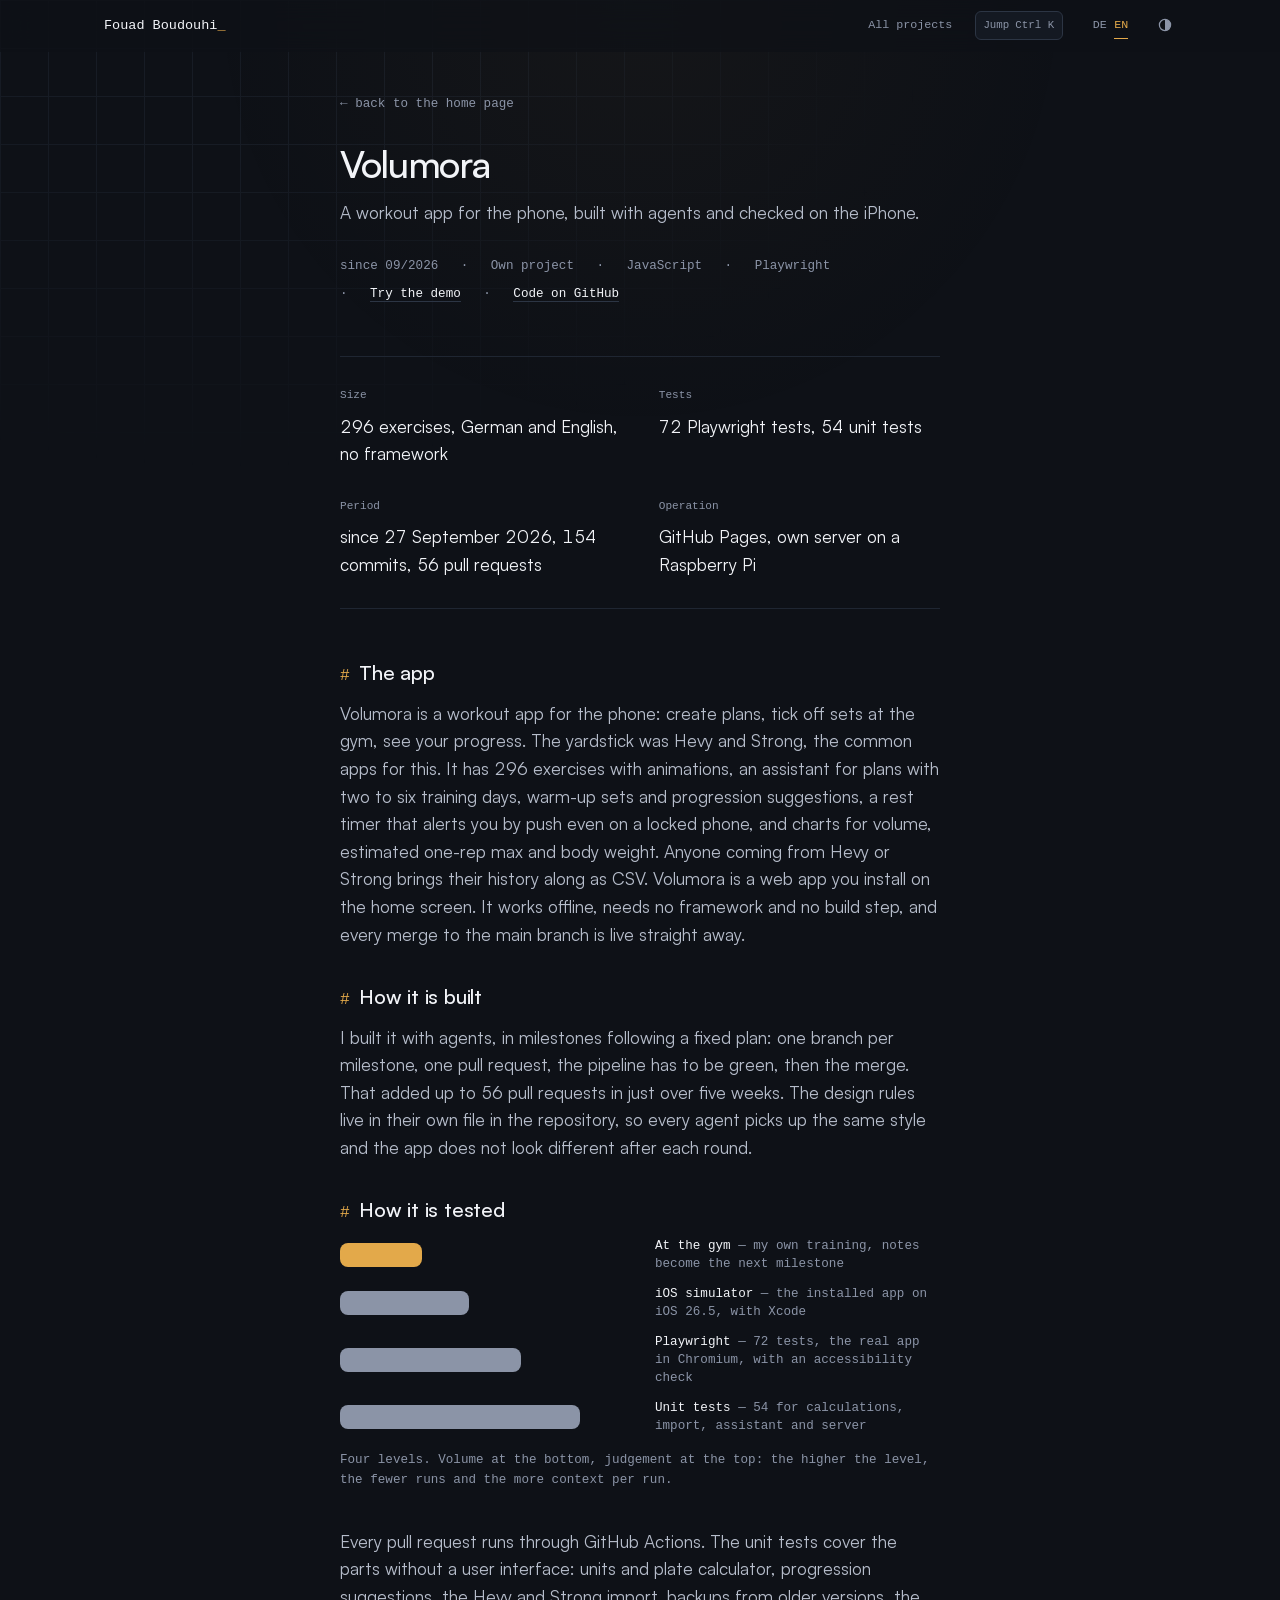
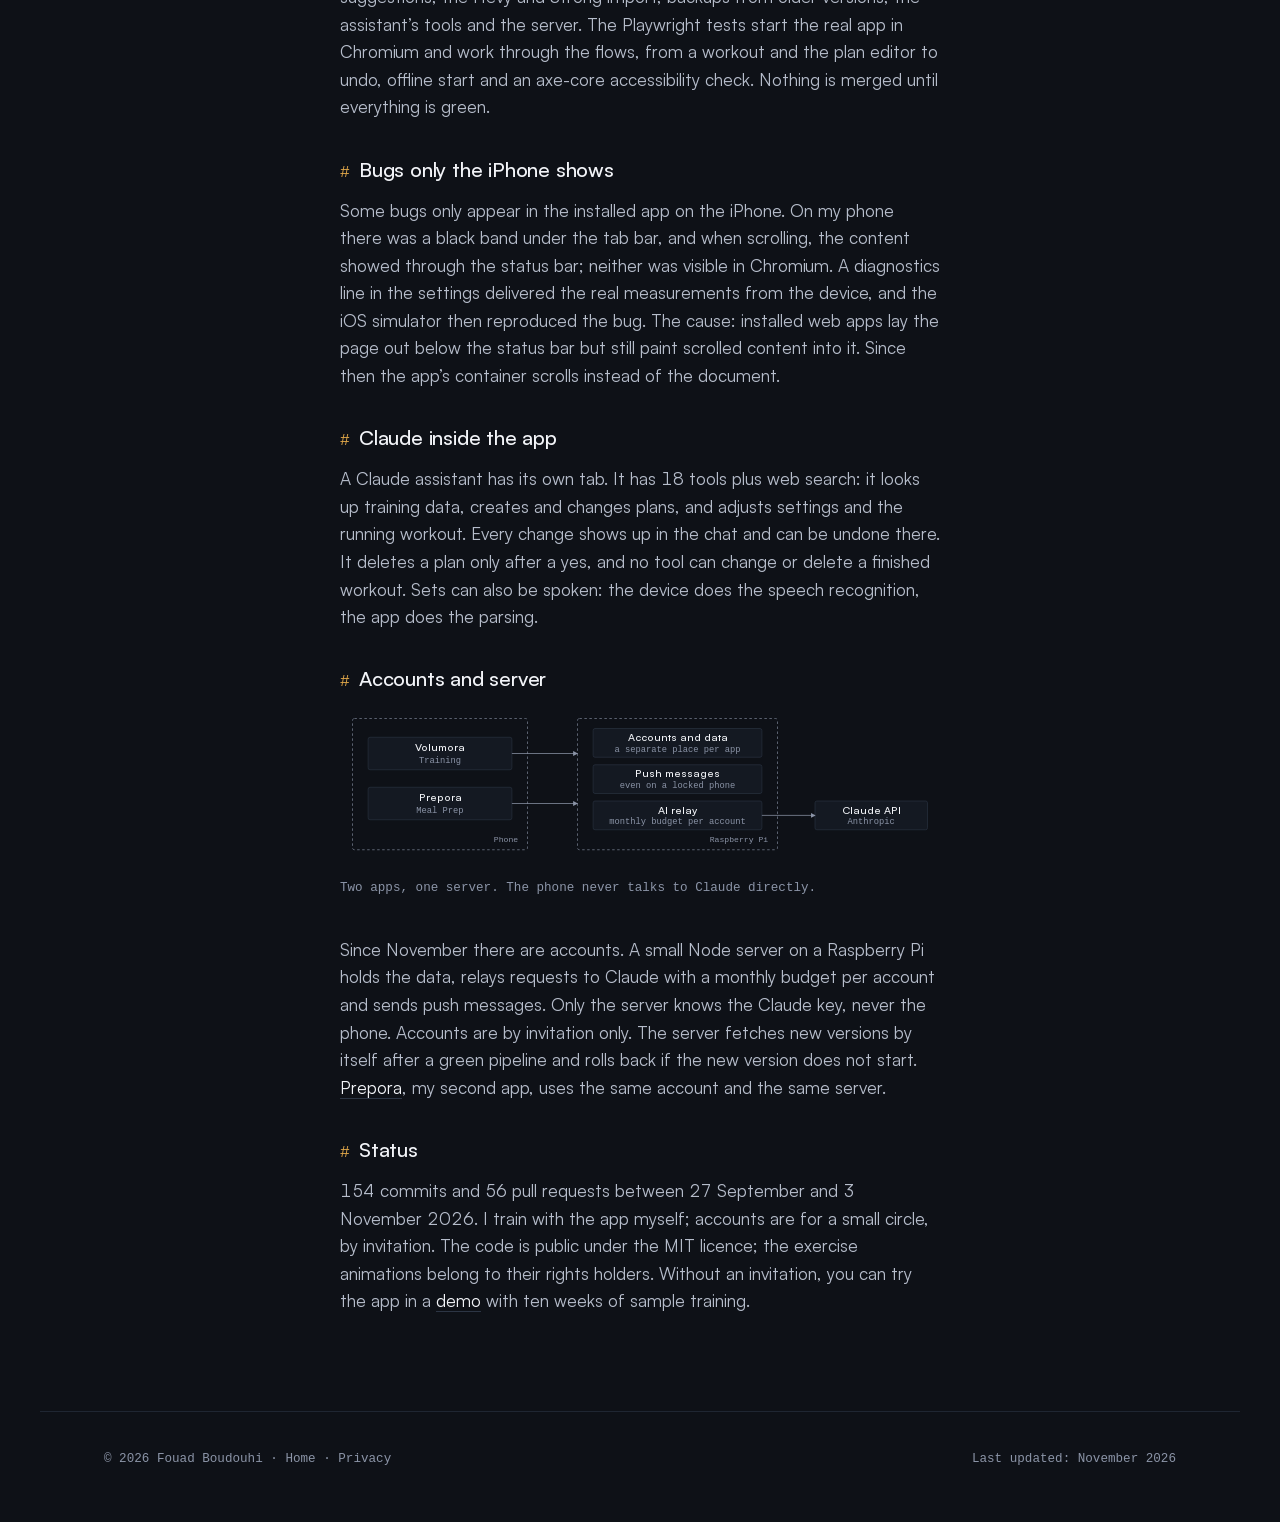
<file: volumora.html>
<!doctype html>
<html lang="de" data-lang="de">
<head>
<meta charset="utf-8">
<meta name="viewport" content="width=device-width, initial-scale=1">
<title>Volumora, Trainings-App fürs Handy — Fouad Boudouhi</title>
<meta name="description" content="Eine installierbare Trainings-App, seit September 2026 mit Agenten gebaut: 296 Übungen, ein Claude-Assistent mit 18 Werkzeugen, 126 automatische Tests und Fehlersuche im iOS-Simulator.">
<meta name="color-scheme" content="dark light">
<meta name="theme-color" content="#0e1117">
<!-- Vorschau beim Teilen -->
<link rel="canonical" href="https://fouad-boudouhi.de/volumora.html">
<meta property="og:type" content="article">
<meta property="og:url" content="https://fouad-boudouhi.de/volumora.html">
<meta property="og:site_name" content="Fouad Boudouhi">
<meta property="og:locale" content="de_DE">
<meta property="og:title" content="Volumora, Trainings-App fürs Handy — Fouad Boudouhi">
<meta property="og:description" content="Mit Agenten gebaut und auf dem iPhone geprüft. 56 Pull Requests, 72 Playwright-Tests, 54 Unit-Tests, ein Claude-Assistent mit 18 Werkzeugen.">
<meta property="og:image" content="https://fouad-boudouhi.de/assets/og/volumora.png">
<meta property="og:image:width" content="1200">
<meta property="og:image:height" content="630">
<meta property="og:image:alt" content="Volumora, Trainings-App fürs Handy — Fouad Boudouhi">
<meta name="twitter:card" content="summary_large_image">
<link rel="icon" href="data:image/svg+xml,%3Csvg xmlns='http://www.w3.org/2000/svg' viewBox='0 0 32 32'%3E%3Crect width='32' height='32' rx='6' fill='%230b0b0c'/%3E%3Ctext x='16' y='22' font-family='system-ui,sans-serif' font-weight='500' font-size='15' fill='%23f4f2ee' text-anchor='middle'%3EFB%3C/text%3E%3C/svg%3E">
<script>(function(d){d.classList.add("js");try{if(localStorage.getItem("fb-theme")==="light"){d.setAttribute("data-theme","light");var m=document.querySelector('meta[name="theme-color"]');if(m)m.setAttribute("content","#f6f5f2")}var l=localStorage.getItem("fb-lang")||(navigator.language||"de").slice(0,2);l=l==="en"?"en":"de";d.setAttribute("lang",l);d.setAttribute("data-lang",l)}catch(e){}})(document.documentElement)</script>
<link rel="preload" href="assets/fonts/satoshi-400.woff2" as="font" type="font/woff2" crossorigin>
<link rel="preload" href="assets/fonts/satoshi-500.woff2" as="font" type="font/woff2" crossorigin>
<link rel="stylesheet" href="assets/styles.css?v=a74c932e">
</head>
<body>

<div id="schein"></div>

<a class="skip-link" href="#main"><span lang="de">Zum Inhalt springen</span><span lang="en">Skip to content</span></a>

<header class="topbar" id="kopf">
  <div class="wrap topbar__inner">
    <a class="topbar__name" href="index.html">Fouad Boudouhi</a>
    <nav class="topbar__nav" aria-label="Hauptnavigation">
      <a href="index.html#projekte"><span lang="de">Alle Projekte</span><span lang="en">All projects</span></a>
      <span class="langswitch" role="group" aria-label="Sprache / Language">
        <button type="button" data-set-lang="de" aria-pressed="true">DE</button>
        <button type="button" data-set-lang="en" aria-pressed="false">EN</button>
      </span>
      <button type="button" class="themeswitch" data-toggle-theme aria-pressed="false" aria-label="Hell / Dunkel umschalten · Light / dark" title="Hell / Dunkel">
        <svg viewBox="0 0 16 16" width="14" height="14" aria-hidden="true"><circle cx="8" cy="8" r="6.4" fill="none" stroke="currentColor" stroke-width="1.4"/><path d="M8 1.6a6.4 6.4 0 0 1 0 12.8z" fill="currentColor"/></svg>
      </button>
    </nav>
  </div>
</header>

<main id="main" class="wrap projektseite">

  <a class="back" href="index.html#projekte">&larr; <span lang="de">zurück zur Startseite</span><span lang="en">back to the home page</span></a>

  <h1>Volumora</h1>
  <p class="projektseite__unter">
    <span lang="de">Eine Trainings-App fürs Handy, mit Agenten gebaut und auf dem iPhone geprüft.</span>
    <span lang="en">A workout app for the phone, built with agents and checked on the iPhone.</span>
  </p>

  <p class="projektseite__meta">
    <span><span lang="de">seit 09/2026</span><span lang="en">since 09/2026</span></span>
    <span><span lang="de">Eigenes Projekt</span><span lang="en">Own project</span></span>
    <span>JavaScript</span>
    <span>Playwright</span>
    <span><a href="volumora/demo.html"><span lang="de">Demo ausprobieren</span><span lang="en">Try the demo</span></a></span>
    <span><a href="https://github.com/fouadboudouhi/volumora" rel="noopener"><span lang="de">Code auf GitHub</span><span lang="en">Code on GitHub</span></a></span>
  </p>

  <dl class="kennzahlen">
    <div>
      <dt><span lang="de">Umfang</span><span lang="en">Size</span></dt>
      <dd><span lang="de">296 Übungen, Deutsch und Englisch, ohne Framework</span><span lang="en">296 exercises, German and English, no framework</span></dd>
    </div>
    <div>
      <dt><span lang="de">Tests</span><span lang="en">Tests</span></dt>
      <dd><span lang="de">72 Playwright-Tests, 54 Unit-Tests</span><span lang="en">72 Playwright tests, 54 unit tests</span></dd>
    </div>
    <div>
      <dt><span lang="de">Zeitraum</span><span lang="en">Period</span></dt>
      <dd><span lang="de">seit 27. September 2026, 154 Commits, 56 Pull Requests</span><span lang="en">since 27 September 2026, 154 commits, 56 pull requests</span></dd>
    </div>
    <div>
      <dt><span lang="de">Betrieb</span><span lang="en">Operation</span></dt>
      <dd><span lang="de">GitHub Pages, eigener Server auf einem Raspberry Pi</span><span lang="en">GitHub Pages, own server on a Raspberry Pi</span></dd>
    </div>
  </dl>

  <h2 class="abschnitt"><span lang="de">Die App</span><span lang="en">The app</span></h2>
  <div class="prose" lang="de"><p>Volumora ist eine Trainings-App fürs Handy: Pläne anlegen, im Studio Sätze abhaken, den Fortschritt sehen. Der Maßstab waren Hevy und Strong, die verbreiteten Apps dafür. Es gibt 296 Übungen mit Animationen, einen Assistenten für Pläne mit zwei bis sechs Trainingstagen, Aufwärmsätze und Steigerungsvorschläge, einen Pausentimer, der sich auch bei gesperrtem Handy per Push meldet, und Diagramme für Volumen, geschätztes Maximalgewicht und Körpergewicht. Wer von Hevy oder Strong kommt, nimmt seinen Verlauf als CSV mit. Volumora ist eine Web-App, die man auf dem Homescreen installiert. Sie läuft offline, kommt ohne Framework und ohne Build-Schritt aus, und jeder Merge auf den Hauptzweig ist sofort live.</p></div>
  <div class="prose" lang="en"><p>Volumora is a workout app for the phone: create plans, tick off sets at the gym, see your progress. The yardstick was Hevy and Strong, the common apps for this. It has 296 exercises with animations, an assistant for plans with two to six training days, warm-up sets and progression suggestions, a rest timer that alerts you by push even on a locked phone, and charts for volume, estimated one-rep max and body weight. Anyone coming from Hevy or Strong brings their history along as CSV. Volumora is a web app you install on the home screen. It works offline, needs no framework and no build step, and every merge to the main branch is live straight away.</p></div>

  <h2 class="abschnitt"><span lang="de">Wie sie gebaut wird</span><span lang="en">How it is built</span></h2>
  <div class="prose" lang="de"><p>Gebaut habe ich sie mit Agenten, in Meilensteinen nach einem festen Plan: ein Branch je Meilenstein, ein Pull Request, die Pipeline muss grün sein, dann der Merge. So sind in gut fünf Wochen 56 Pull Requests zusammengekommen. Die Gestaltungsregeln stehen in einer eigenen Datei im Repository, damit jeder Agent an denselben Stil anschließt und die App nicht mit jeder Runde anders aussieht.</p></div>
  <div class="prose" lang="en"><p>I built it with agents, in milestones following a fixed plan: one branch per milestone, one pull request, the pipeline has to be green, then the merge. That added up to 56 pull requests in just over five weeks. The design rules live in their own file in the repository, so every agent picks up the same style and the app does not look different after each round.</p></div>

  <h2 class="abschnitt"><span lang="de">Wie getestet wird</span><span lang="en">How it is tested</span></h2>
  <figure class="stufen auf">
    <div class="stufe" style="--b: 28%"><span class="stufe__bar"></span><span class="stufe__text"><span lang="de"><b>Im Studio</b> — eigenes Training, Notizen werden zum nächsten Meilenstein</span><span lang="en"><b>At the gym</b> — my own training, notes become the next milestone</span></span></div>
    <div class="stufe" style="--b: 44%"><span class="stufe__bar"></span><span class="stufe__text"><span lang="de"><b>iOS-Simulator</b> — die installierte App auf iOS 26.5, mit Xcode</span><span lang="en"><b>iOS simulator</b> — the installed app on iOS 26.5, with Xcode</span></span></div>
    <div class="stufe" style="--b: 62%"><span class="stufe__bar"></span><span class="stufe__text"><span lang="de"><b>Playwright</b> — 72 Tests, die echte App in Chromium, mit Prüfung auf Barrierefreiheit</span><span lang="en"><b>Playwright</b> — 72 tests, the real app in Chromium, with an accessibility check</span></span></div>
    <div class="stufe" style="--b: 82%"><span class="stufe__bar"></span><span class="stufe__text"><span lang="de"><b>Unit-Tests</b> — 54 für Rechnungen, Import, Assistent und Server</span><span lang="en"><b>Unit tests</b> — 54 for calculations, import, assistant and server</span></span></div>
    <figcaption>
      <span lang="de">Vier Ebenen. Unten die Menge, oben das Urteil: Je höher, desto weniger Läufe und desto mehr Kontext je Lauf.</span>
      <span lang="en">Four levels. Volume at the bottom, judgement at the top: the higher the level, the fewer runs and the more context per run.</span>
    </figcaption>
  </figure>

  <div class="prose" lang="de"><p>Jeder Pull Request läuft durch GitHub Actions. Die Unit-Tests prüfen die Teile ohne Oberfläche: Einheiten und Scheibenrechner, Steigerungsvorschläge, den Import aus Hevy und Strong, Sicherungen aus älteren Fassungen, die Werkzeuge des Assistenten und den Server. Die Playwright-Tests starten die echte App in Chromium und gehen die Abläufe durch, vom Training über den Plan-Editor bis zu Rückgängig, Offline-Start und einer axe-core-Prüfung auf Barrierefreiheit. Gemergt wird erst, wenn alles grün ist.</p></div>
  <div class="prose" lang="en"><p>Every pull request runs through GitHub Actions. The unit tests cover the parts without a user interface: units and plate calculator, progression suggestions, the Hevy and Strong import, backups from older versions, the assistant’s tools and the server. The Playwright tests start the real app in Chromium and work through the flows, from a workout and the plan editor to undo, offline start and an axe-core accessibility check. Nothing is merged until everything is green.</p></div>

  <h2 class="abschnitt"><span lang="de">Fehler, die nur das iPhone zeigt</span><span lang="en">Bugs only the iPhone shows</span></h2>
  <div class="prose" lang="de"><p>Ein Teil der Fehler tritt nur in der installierten App auf dem iPhone auf. Auf meinem Handy lag ein schwarzer Balken unter der Tab-Leiste, und beim Scrollen schimmerte der Inhalt durch die Statusleiste; in Chromium war beides nicht zu sehen. Eine Diagnosezeile in den Einstellungen hat die echten Maße vom Gerät geliefert, im iOS-Simulator ließ sich der Fehler dann nachstellen. Die Ursache: Installierte Web-Apps legen die Seite unter die Statusleiste, zeichnen gescrollten Inhalt aber trotzdem hinein. Seitdem scrollt nicht mehr das Dokument, sondern der Container der App.</p></div>
  <div class="prose" lang="en"><p>Some bugs only appear in the installed app on the iPhone. On my phone there was a black band under the tab bar, and when scrolling, the content showed through the status bar; neither was visible in Chromium. A diagnostics line in the settings delivered the real measurements from the device, and the iOS simulator then reproduced the bug. The cause: installed web apps lay the page out below the status bar but still paint scrolled content into it. Since then the app’s container scrolls instead of the document.</p></div>

  <h2 class="abschnitt"><span lang="de">Claude in der App</span><span lang="en">Claude inside the app</span></h2>
  <div class="prose" lang="de"><p>Ein Claude-Assistent hat einen eigenen Tab. Er hat 18 Werkzeuge und die Websuche: Er schlägt Trainingsdaten nach, legt Pläne an und ändert sie, passt Einstellungen und das laufende Training an. Jede Änderung steht im Chat und lässt sich dort rückgängig machen. Einen Plan löscht er nur nach einem Ja, und abgeschlossene Trainings kann kein Werkzeug ändern oder löschen. Sätze lassen sich auch einsprechen: Die Spracherkennung übernimmt das Gerät, ausgewertet wird in der App.</p></div>
  <div class="prose" lang="en"><p>A Claude assistant has its own tab. It has 18 tools plus web search: it looks up training data, creates and changes plans, and adjusts settings and the running workout. Every change shows up in the chat and can be undone there. It deletes a plan only after a yes, and no tool can change or delete a finished workout. Sets can also be spoken: the device does the speech recognition, the app does the parsing.</p></div>

  <h2 class="abschnitt"><span lang="de">Konten und Server</span><span lang="en">Accounts and server</span></h2>
  <figure class="aufbau auf">
    <svg viewBox="0 0 960 240" role="img" aria-labelledby="aufbau-titel">
      <title id="aufbau-titel">Volumora und Prepora auf dem Handy, ein Server auf dem Raspberry Pi, dahinter Claude · Volumora and Prepora on the phone, one server on the Raspberry Pi, Claude behind it</title>
      <defs>
        <marker id="pfeil" markerWidth="8" markerHeight="8" refX="7" refY="4" orient="auto" markerUnits="userSpaceOnUse"><path d="M0,0 L8,4 L0,8 z"/></marker>
      </defs>
      <!-- Handy -->
      <rect class="rahmen" x="20" y="20" width="280" height="210" rx="3"/>
      <text class="rahmen-text" x="285" y="218" text-anchor="end" lang="de">Handy</text>
      <text class="rahmen-text" x="285" y="218" text-anchor="end" lang="en">Phone</text>
      <g class="kasten"><rect x="45" y="50" width="230" height="52" rx="3"/>
        <text class="name" x="160" y="72" text-anchor="middle">Volumora</text>
        <text class="rolle" x="160" y="91" text-anchor="middle">Training</text></g>
      <g class="kasten"><rect x="45" y="130" width="230" height="52" rx="3"/>
        <text class="name" x="160" y="152" text-anchor="middle">Prepora</text>
        <text class="rolle" x="160" y="171" text-anchor="middle">Meal Prep</text></g>
      <!-- Raspberry Pi -->
      <rect class="rahmen" x="380" y="20" width="320" height="210" rx="3"/>
      <text class="rahmen-text" x="685" y="218" text-anchor="end">Raspberry Pi</text>
      <g class="kasten"><rect x="405" y="36" width="270" height="46" rx="3"/>
        <text class="name" x="540" y="56" text-anchor="middle" lang="de">Konten und Daten</text>
        <text class="name" x="540" y="56" text-anchor="middle" lang="en">Accounts and data</text>
        <text class="rolle" x="540" y="73" text-anchor="middle" lang="de">je App ein eigener Platz</text>
        <text class="rolle" x="540" y="73" text-anchor="middle" lang="en">a separate place per app</text></g>
      <g class="kasten"><rect x="405" y="94" width="270" height="46" rx="3"/>
        <text class="name" x="540" y="114" text-anchor="middle" lang="de">Push-Nachrichten</text>
        <text class="name" x="540" y="114" text-anchor="middle" lang="en">Push messages</text>
        <text class="rolle" x="540" y="131" text-anchor="middle" lang="de">auch bei gesperrtem Handy</text>
        <text class="rolle" x="540" y="131" text-anchor="middle" lang="en">even on a locked phone</text></g>
      <g class="kasten"><rect x="405" y="152" width="270" height="46" rx="3"/>
        <text class="name" x="540" y="172" text-anchor="middle" lang="de">KI-Weiterleitung</text>
        <text class="name" x="540" y="172" text-anchor="middle" lang="en">AI relay</text>
        <text class="rolle" x="540" y="189" text-anchor="middle" lang="de">Monatsbudget je Konto</text>
        <text class="rolle" x="540" y="189" text-anchor="middle" lang="en">monthly budget per account</text></g>
      <!-- Claude -->
      <g class="kasten"><rect x="760" y="152" width="180" height="46" rx="3"/>
        <text class="name" x="850" y="172" text-anchor="middle">Claude API</text>
        <text class="rolle" x="850" y="189" text-anchor="middle">Anthropic</text></g>
      <!-- Pfeile -->
      <path class="pfeil" d="M275,76 H380"/>
      <path class="pfeil" d="M275,156 H380"/>
      <path class="pfeil" d="M675,175 H760"/>
    </svg>
    <ul class="aufbau__liste">
      <li lang="de"><b>Volumora</b> und <b>Prepora</b> laufen als installierte Web-Apps auf dem Handy.</li>
      <li lang="en"><b>Volumora</b> and <b>Prepora</b> run as installed web apps on the phone.</li>
      <li lang="de">Ein <b>Server auf dem Raspberry Pi</b> hält Konten und Daten, schickt Push-Nachrichten und leitet an Claude weiter.</li>
      <li lang="en">A <b>server on the Raspberry Pi</b> holds accounts and data, sends push messages and relays to Claude.</li>
      <li lang="de">Den Schlüssel für die <b>Claude API</b> kennt nur der Server.</li>
      <li lang="en">Only the server knows the key for the <b>Claude API</b>.</li>
    </ul>
    <figcaption>
      <span lang="de">Zwei Apps, ein Server. Das Handy spricht nie direkt mit Claude.</span>
      <span lang="en">Two apps, one server. The phone never talks to Claude directly.</span>
    </figcaption>
  </figure>

  <div class="prose" lang="de"><p>Seit November gibt es Konten. Ein kleiner Node-Server auf einem Raspberry Pi hält die Daten, leitet Anfragen an Claude mit einem Monatsbudget je Konto weiter und schickt Push-Nachrichten. Den Claude-Schlüssel kennt nur der Server, nicht das Handy. Ein Konto gibt es nur mit Einladung. Neue Fassungen holt sich der Server nach grüner Pipeline selbst und geht zurück, wenn die neue Fassung nicht startet. <a href="prepora.html">Prepora</a>, meine zweite App, nutzt dasselbe Konto und denselben Server.</p></div>
  <div class="prose" lang="en"><p>Since November there are accounts. A small Node server on a Raspberry Pi holds the data, relays requests to Claude with a monthly budget per account and sends push messages. Only the server knows the Claude key, never the phone. Accounts are by invitation only. The server fetches new versions by itself after a green pipeline and rolls back if the new version does not start. <a href="prepora.html">Prepora</a>, my second app, uses the same account and the same server.</p></div>

  <h2 class="abschnitt"><span lang="de">Stand</span><span lang="en">Status</span></h2>
  <div class="prose" lang="de"><p>154 Commits und 56 Pull Requests zwischen dem 27. September und dem 3. November 2026. Ich trainiere selbst mit der App; Konten gibt es im kleinen Kreis mit Einladung. Der Code ist öffentlich unter MIT-Lizenz, die Übungsanimationen gehören ihren Rechteinhabern. Ohne Einladung lässt sich die App in einer <a href="volumora/demo.html">Demo</a> mit zehn Wochen Beispieltraining ausprobieren.</p></div>
  <div class="prose" lang="en"><p>154 commits and 56 pull requests between 27 September and 3 November 2026. I train with the app myself; accounts are for a small circle, by invitation. The code is public under the MIT licence; the exercise animations belong to their rights holders. Without an invitation, you can try the app in a <a href="volumora/demo.html">demo</a> with ten weeks of sample training.</p></div>

</main>

<footer class="wrap footer">
  <span>&copy; 2026 Fouad Boudouhi ·
    <a href="index.html"><span lang="de">Startseite</span><span lang="en">Home</span></a> ·
    <a href="datenschutz.html"><span lang="de">Datenschutz</span><span lang="en">Privacy</span></a>
  </span>
  <span><span lang="de">Stand: November 2026</span><span lang="en">Last updated: November 2026</span></span>
</footer>

<script src="assets/app.js?v=e7313740" defer></script>
</body>
</html>
</file>
<file: assets/styles.css>
/* ==========================================================================
   Fouad Boudouhi — persönliche Seite
   Eine Schrift, kein Akzentton, Trennung durch Abstand statt durch Linien.
   Alle Werte genau einmal hier auf :root.
   ========================================================================== */

/* Satoshi, selbst ausgeliefert (ITF Free Font License).
   Nur die beiden Schnitte, die die Seite wirklich benutzt. */
@font-face {
  font-family: "Satoshi";
  src: url("fonts/satoshi-400.woff2") format("woff2");
  font-weight: 400;
  font-style: normal;
  font-display: swap;
}
@font-face {
  font-family: "Satoshi";
  src: url("fonts/satoshi-500.woff2") format("woff2");
  font-weight: 500;
  font-style: normal;
  font-display: swap;
}

:root {
  color-scheme: dark;

  /* Farben */
  /* Nachtblau: dunkel, aber getoent - die Umgebung eines Editors, nicht ein
     ausgeschalteter Bildschirm. Hell (unten) bekommt Ocker statt Blau. */
  --bg:        #0e1117;
  --flaeche:   #141922;
  --fg:        #f2f4f8;
  --mut:       #8b94a7;
  --mut-hell:  #b6bdcb;
  --hair:      #1f2632;
  --hair-hell: #2c3544;
  --glanz:     rgba(227, 169, 74, .07);     /* Lichtschein unter dem Zeiger */
  --akzent:    #e3a94a;                     /* Amber: Rubriken, Knopf, Badge, Hervorhebungen */
  --f-mono:    ui-monospace, "Cascadia Mono", "SF Mono", Menlo, Consolas, "Liberation Mono", monospace;

  /* Schrift */
  --f: "Satoshi", system-ui, -apple-system, "Segoe UI", Roboto, sans-serif;

  /* Größen — eine Stufung im Verhältnis 1,2, Grundgröße 17px (= 1rem).
     Jede Größe hat genau eine Aufgabe, von Mikrobeschriftung bis Schlagzeile. */
  --fs-2xs: 0.7rem;    /* Rubriken, Stufen, Tabellenköpfe   ~12px */
  --fs-xs:  0.84rem;   /* Navigation, Eckdaten, Fußnoten    ~14px */
  --fs-md:  1rem;      /* Fließtext überall                  17px */
  --fs-lg:  1.15rem;   /* Lesetext in Über mich             ~17px */
  --fs-xl:  1.35rem;   /* Zwischenüberschriften             ~20px */
  --fs-2xl: 1.9rem;    /* Kennzahlen im Fließtext           ~32px */
  --fs-3xl: clamp(1.9rem, 1.3rem + 1.6vw, 2.5rem);   /* Abschnittstitel */
  --fs-4xl: clamp(2.6rem, 1.4rem + 5vw, 4.6rem);   /* Schlagzeile    */
  --fs-zahl: clamp(2rem, 1.4rem + 2.4vw, 3.4rem);  /* Hauptkennzahl  */

  /* Abstände */
  --sp-1: 0.25rem;
  --sp-2: 0.5rem;
  --sp-3: 0.75rem;
  --sp-4: 1rem;
  --sp-5: 1.5rem;
  --sp-6: 2rem;
  --sp-7: 2.5rem;
  --sp-8: 3.5rem;
  --block: clamp(3rem, 6.5vh, 4.75rem);

  /* Maße */
  --w-page: 80rem;
  --w-text: 36rem;
  --rand: clamp(1.5rem, 5vw, 5.5rem);
  --radius: 8px;
  --ease: cubic-bezier(.22, .61, .36, 1);
}

/* Hellmodus, nur auf Wunsch per Schalter. Dunkel bleibt der Standard; die
   Systemeinstellung wird bewusst nicht ausgewertet. "hell" bei --mut-hell
   heisst "naeher an der Textfarbe", also hier dunkler. */
html[data-theme="light"] {
  color-scheme: light;
  --bg:        #f6f5f2;
  --flaeche:   #edece8;
  --fg:        #141416;
  --mut:       #6a6a71;
  --mut-hell:  #45454b;
  --hair:      #e3e2dd;
  --hair-hell: #cfcec8;
  --glanz:     rgba(0, 0, 0, .04);
  --akzent:    #8a5f12;                     /* dunkler, damit Text darin 5:1 auf Hell hält */
}

*, *::before, *::after { box-sizing: border-box; }

html { font-size: 100%; scroll-behavior: smooth; }  /* 1rem = 16px */
@media (min-width: 64rem) { html { font-size: 93.75%; } }  /* 1rem = 15px: Bildschirme ab 1024px */

body {
  margin: 0;
  background: var(--bg);
  color: var(--fg);
  font-family: var(--f);
  font-size: var(--fs-md);
  line-height: 1.6;
  font-variant-numeric: tabular-nums;
  -webkit-font-smoothing: antialiased;
  overflow-x: hidden;
}

h1, h2, h3, h4 { font-weight: 500; margin: 0; letter-spacing: -0.035em; line-height: 1.05; text-wrap: balance; }
p { margin: 0 0 var(--sp-4); max-width: var(--w-text); color: var(--mut-hell); }
p:last-child { margin-bottom: 0; }
ul { margin: 0; padding-left: 1.1em; }
li { margin-bottom: var(--sp-2); }
b, strong { font-weight: 500; color: var(--fg); }
code { font-family: ui-monospace, "Cascadia Mono", Consolas, monospace; font-size: 0.9em; }

a { color: var(--fg); text-decoration: none; border-bottom: 1px solid var(--hair-hell); transition: border-color .3s var(--ease); }
a:hover { border-color: var(--fg); }

:focus-visible { outline: 2px solid var(--fg); outline-offset: 3px; border-radius: 2px; }

/* Sprachumschaltung — ohne JavaScript bleibt data-lang="de" stehen. */
html[data-lang="de"] [lang="en"] { display: none; }
html[data-lang="en"] [lang="de"] { display: none; }

.visually-hidden {
  position: absolute; width: 1px; height: 1px; padding: 0; margin: -1px;
  overflow: hidden; clip-path: inset(50%); white-space: nowrap;
}

.skip-link {
  position: absolute; left: var(--sp-4); top: var(--sp-4); z-index: 50;
  background: var(--flaeche); border: 1px solid var(--hair-hell); border-radius: var(--radius);
  padding: var(--sp-2) var(--sp-4); transform: translateY(-250%);
}
.skip-link:focus { transform: translateY(0); }

/* ------------------------------------------------------------------ Gerüst */

.wrap { max-width: var(--w-page); margin-inline: auto; padding-inline: var(--rand); position: relative; z-index: 1; }
section { padding-block: var(--block); }
.strich { height: 1px; background: var(--hair); transform-origin: left; }

.marke {
  font-size: var(--fs-2xs); text-transform: uppercase; letter-spacing: 0.2em;
  color: var(--mut); margin: 0 0 var(--sp-7); max-width: none;
}
.titel { font-size: var(--fs-3xl); margin-bottom: var(--sp-5); max-width: 20ch; }
.vorspann { color: var(--fg); font-size: var(--fs-lg); max-width: 42rem; line-height: 1.5; }

/* ------------------------------------------------------------------- Kopf */

.topbar {
  position: fixed; inset: 0 0 auto; z-index: 20;
  backdrop-filter: blur(16px);
  background: color-mix(in srgb, var(--bg) 72%, transparent);
  border-bottom: 1px solid transparent;
  transition: border-color .4s var(--ease);
}
.topbar.ab { border-bottom-color: var(--hair); }
.topbar__inner { display: flex; align-items: center; justify-content: space-between; gap: var(--sp-4); padding-block: var(--sp-3); }
.topbar__name { font-size: var(--fs-md); letter-spacing: -0.01em; border: 0; }
.topbar__nav { display: flex; align-items: center; gap: var(--sp-5); }
.topbar__nav a { color: var(--mut); font-size: var(--fs-xs); border: 0; transition: color .3s var(--ease); }
.topbar__nav a:hover { color: var(--fg); }
@media (max-width: 52rem) { .is-optional { display: none; } }

.langswitch { display: flex; gap: var(--sp-2); margin-left: var(--sp-2); }
.langswitch button {
  font: inherit; font-size: var(--fs-xs); letter-spacing: 0.08em;
  background: none; border: 0; padding: var(--sp-1) 0; cursor: pointer;
  color: var(--mut); border-bottom: 1px solid transparent; transition: color .3s var(--ease), border-color .3s var(--ease);
}
.langswitch button:hover { color: var(--fg); }
.langswitch button[aria-pressed="true"] { color: var(--fg); border-bottom-color: var(--fg); }

/* Hell/Dunkel: ein halb gefuellter Kreis, gleiche Tonalitaet wie DE/EN. */
.themeswitch {
  display: inline-flex; align-items: center; background: none; border: 0;
  padding: var(--sp-1); margin-left: var(--sp-1); cursor: pointer;
  color: var(--mut); transition: color .3s var(--ease);
}
.themeswitch:hover, .themeswitch[aria-pressed="true"] { color: var(--fg); }
.themeswitch svg { display: block; }

#fortschritt { position: fixed; top: 0; left: 0; height: 1px; width: 0; background: var(--fg); z-index: 21; transition: width .08s linear; }
#schein {
  position: fixed; inset: 0; pointer-events: none; z-index: 0; opacity: .5;
  background: radial-gradient(42rem 42rem at var(--x, 50%) var(--y, 0%), var(--glanz), transparent 70%);
}

/* ------------------------------------------------------------------- Hero */

.hero { padding-block: clamp(9rem, 24vh, 17rem) var(--block); }
.hero__titel { font-size: var(--fs-4xl); letter-spacing: -0.05em; margin-bottom: var(--sp-6); max-width: 14ch; }
/* --------------------------------------------------------------- Kennzahlen */

.zahlen {
  display: grid;
  grid-template-columns: repeat(auto-fit, minmax(12rem, 1fr));
  column-gap: clamp(2.5rem, 5vw, 5.5rem);
  row-gap: var(--sp-7);
  margin-bottom: var(--sp-8);
}
/* Eine Hauptzahl, drei Begleitzahlen. Vier gleich große Werte nebeneinander
   lesen sich sonst als eine durchgehende Rechnung. */
@media (min-width: 60rem) {
  .zahlen { grid-template-columns: 1.5fr 1fr 1fr 1fr; align-items: end; }
  .zahl:first-child { padding-right: var(--sp-6); }
  .zahl:first-child .w { font-size: clamp(2.4rem, 1.5rem + 2.9vw, 3.7rem); }
  .zahl:not(:first-child) .w { font-size: var(--fs-2xl); }
}
/* Haarlinie je Kennzahl: bindet Zahl und Beschriftung zu einem Block und
   verhindert, dass die Werte nebeneinander wie eine Gleichung gelesen werden. */
.zahl {
  border-top: 1px solid var(--hair-hell);
  padding-top: var(--sp-4);
  display: flex;
  flex-direction: column;
}
/* Beschriftung zuerst, Zahl darunter: So beginnt jede Spalte mit Text.
   Vier gleich große Zahlen in einer Reihe lesen sich sonst wie eine Gleichung. */
.zahl .b { order: 1; font-size: var(--fs-xs); color: var(--mut); line-height: 1.4; margin-bottom: var(--sp-4); min-height: 2.8em; }
.zahl .w { order: 2; font-size: var(--fs-zahl); letter-spacing: -0.055em; line-height: .88; }

/* ----------------------------------------------------------------- Tabellen */

.tbl { width: 100%; border-collapse: collapse; font-size: var(--fs-md); max-width: 46rem; }
.tbl caption { text-align: left; color: var(--mut); font-size: var(--fs-xs); padding-bottom: var(--sp-4); }
.tbl th {
  font-weight: 400; font-size: var(--fs-2xs); text-transform: uppercase; letter-spacing: .14em;
  color: var(--mut); text-align: right; padding: 0 0 var(--sp-4); border-bottom: 1px solid var(--hair);
}
.tbl th:first-child { text-align: left; }
.tbl td { padding: var(--sp-4) 0; text-align: right; border-bottom: 1px solid var(--hair); color: var(--mut); }
.tbl td:first-child { text-align: left; color: var(--fg); }
.tbl td + td { padding-left: var(--sp-6); }
.tbl td.e { color: var(--fg); }
.tbl tr:last-child td { border-bottom: 0; }
.note { font-size: var(--fs-xs); color: var(--mut); max-width: 42rem; margin-top: var(--sp-6); line-height: 1.6; }

/* ------------------------------------------------------------- Was ich tue */

/* Drei Schwerpunkte untereinander, getrennt durch Haarlinien.
   Eine Spalte hält die Zeilen bei gut 60 Zeichen. */
.reach { display: grid; gap: 0; }
.reach__item { padding-block: var(--sp-6); border-top: 1px solid var(--hair); max-width: 44rem; }
.reach__item:first-child { border-top: 0; padding-top: 0; }
.reach__step { font-size: var(--fs-2xs); text-transform: uppercase; letter-spacing: .2em; color: var(--mut); margin-bottom: var(--sp-4); }
.reach__title { font-size: var(--fs-lg); font-weight: 500; margin-bottom: var(--sp-3); }
.reach__item p { font-size: var(--fs-md); max-width: none; }

/* ---------------------------------------------------------------- Werdegang */

/* Stationen als abgesetzte Karten: Beim Überfliegen sieht man sofort,
   wo eine Station anfängt und aufhört. */
/* Keine Karten: gerahmte Kaesten mit Fuellung sehen nach Lebenslauf-Generator
   aus und brechen mit dem Rest der Seite, der nur mit Haarlinien arbeitet.
   Stattdessen eine Zeitleiste - Datum links in eigener Spalte, Inhalt rechts,
   getrennt durch eine Linie ueber die volle Breite. */
.station { padding: var(--sp-6) 0; border-top: 1px solid var(--hair); }
.station:first-of-type { border-top: 0; padding-top: 0; }
.station:last-of-type { padding-bottom: 0; }
@media (min-width: 54rem) {
  .station { display: grid; grid-template-columns: 8.5rem minmax(0, 1fr); gap: clamp(2rem, 4vw, 3.25rem); }
}
.station__when {
  display: flex; flex-wrap: wrap; align-items: center; gap: var(--sp-2) var(--sp-3);
  font-size: var(--fs-xs); color: var(--mut); margin: 0 0 var(--sp-3);
}
@media (min-width: 54rem) {
  /* In der Zeitleiste stehen Zeitraum und Status untereinander, damit die
     Spalte schmal bleiben kann. */
  .station__when { flex-direction: column; align-items: flex-start; margin-bottom: 0; }
}
.badge {
  font-size: var(--fs-2xs); letter-spacing: .1em; text-transform: uppercase;
  color: var(--bg); background: var(--fg);
  padding: 2px var(--sp-2); border-radius: 100px;
}
.station__role { font-size: var(--fs-lg); font-weight: 500; margin-bottom: var(--sp-1); }
.station__org { font-size: var(--fs-xs); color: var(--mut); margin-bottom: var(--sp-1); }
.station__mutter { color: var(--mut); }
.station__mutter::before { content: "· "; }
/* Ort und Arbeitsmodell: steht genau dort, wo ein Recruiter es sucht. */
.station__ort { font-size: var(--fs-xs); color: var(--mut); margin-bottom: var(--sp-4); }
.station__org a { color: var(--mut); border-bottom-color: var(--hair); }
.station__org a:hover { color: var(--fg); border-bottom-color: var(--fg); }
.station__org a::after { content: " ↗"; }  /* geschuetztes Leerzeichen: der Pfeil bricht nie allein um */
.station__kurz { font-size: var(--fs-md); color: var(--fg); margin-bottom: var(--sp-4); max-width: 42rem; }
.station__list { font-size: var(--fs-md); max-width: 42rem; color: var(--mut-hell); list-style: none; padding-left: 0; }
.station__list li { padding-left: 1.1em; position: relative; }
/* Kleiner Punkt statt Gedankenstrich: derselbe Knoten wie im Ablaufbild,
   liest sich als Liste und nicht als Dialog. */
.station__list li::before {
  content: ""; position: absolute; left: 0; top: .66em;
  width: 4px; height: 4px; border-radius: 50%; background: var(--mut);
}
.station__list b { color: var(--fg); font-weight: 500; }

.engagement {
  font-size: var(--fs-2xs); text-transform: uppercase; letter-spacing: .18em;
  color: var(--mut); margin: var(--sp-6) 0 var(--sp-4); max-width: none;
}
.station__org + .engagement { margin-top: 0; }
/* Trennt die Berufsstationen von Ausbildung und Zertifikat, ohne eine eigene
   Sektion aufzumachen - die Zeitleiste laeuft einfach weiter. */
.gruppe {
  font-size: var(--fs-2xs); text-transform: uppercase; letter-spacing: .18em;
  color: var(--mut); margin: var(--sp-8) 0 var(--sp-5); max-width: none;
}
.gruppe + .station { border-top: 0; padding-top: 0; }

.tags { display: flex; flex-wrap: wrap; gap: var(--sp-3); margin-top: var(--sp-5); padding: 0; list-style: none; }
.tags li { margin: 0; font-size: var(--fs-xs); color: var(--mut); }
.tags li + li::before { content: "·"; margin-right: var(--sp-3); }

/* -------------------------------------------------------------- Fähigkeiten */

.skills { display: grid; gap: clamp(2.5rem, 5vw, 4rem); }
@media (min-width: 54rem) { .skills { grid-template-columns: 1fr 1fr; } }
.skills__group h3 { font-size: var(--fs-2xs); text-transform: uppercase; letter-spacing: .18em; color: var(--mut); margin-bottom: var(--sp-4); font-weight: 400; }
.skills__list { list-style: none; padding: 0; margin: 0; }
.skills__list li {
  display: flex; justify-content: space-between; align-items: baseline; gap: var(--sp-5);
  margin: 0; padding: var(--sp-3) 0; border-bottom: 1px solid var(--hair); font-size: var(--fs-md);
}
.level { color: var(--mut); font-size: var(--fs-xs); white-space: nowrap; }
.level[data-level="4"] { color: var(--fg); }


.prose { max-width: var(--w-text); }
.prose p { font-size: var(--fs-lg); line-height: 1.6; }

.kontakt__links { display: flex; flex-wrap: wrap; gap: var(--sp-6); margin-top: var(--sp-6); font-size: var(--fs-lg); }
/* PDF-Knopf: nur mit JavaScript sinnvoll, ohne bleibt er weg. Der Hinweis
   daneben sagt, was passiert, bevor der Druckdialog aufgeht. */
.pdf { display: none; margin-top: var(--sp-7); max-width: none; }
.js .pdf { display: flex; flex-wrap: wrap; align-items: center; gap: var(--sp-3) var(--sp-5); }
.pdf .btn { font: inherit; font-size: var(--fs-xs); cursor: pointer; }
.pdf__hinweis { font-size: var(--fs-xs); color: var(--mut); max-width: 28rem; }

footer.footer {
  border-top: 1px solid var(--hair); padding-block: var(--sp-7) var(--sp-8);
  font-size: var(--fs-xs); color: var(--mut);
  display: flex; flex-wrap: wrap; gap: var(--sp-4); justify-content: space-between;
}
footer.footer a { color: var(--mut); border: 0; }
footer.footer a:hover { color: var(--fg); }

/* Offene Stelle, bewusst sichtbar */
.gap { border: 1px dashed var(--hair-hell); border-radius: var(--radius); padding: var(--sp-5); background: var(--flaeche); }
.gap__label { font-size: var(--fs-2xs); text-transform: uppercase; letter-spacing: .18em; color: var(--mut); margin-bottom: var(--sp-3); }
.gap p { font-size: var(--fs-md); }

/* ------------------------------------------------------------ Rechtsseiten */

.legal { padding-block: clamp(7rem, 18vh, 10rem) var(--block); }
.legal h1 { font-size: var(--fs-3xl); margin-bottom: var(--sp-6); }
.legal h2 { font-size: var(--fs-lg); margin: var(--sp-7) 0 var(--sp-3); }
.legal p, .legal ul { max-width: var(--w-text); font-size: var(--fs-md); color: var(--mut-hell); }
.legal .back { display: inline-block; margin-bottom: var(--sp-6); font-size: var(--fs-xs); color: var(--mut); border: 0; }
.legal .back:hover { color: var(--fg); }

/* ---------------------------------------------------------------- Bewegung */

.js .auf { opacity: 0; transform: translateY(16px); transition: opacity 1s var(--ease), transform 1s var(--ease); }
.js .auf.da { opacity: 1; transform: none; }
.js .strich { transform: scaleX(0); transition: transform 1.2s var(--ease); }
.js .strich.da { transform: scaleX(1); }

@media (prefers-reduced-motion: reduce) {
  html { scroll-behavior: auto; }
  .js .auf { opacity: 1; transform: none; transition: none; }
  .js .strich { transform: scaleX(1); transition: none; }
  #schein { display: none; }
  * { animation-duration: .01ms !important; transition-duration: .01ms !important; }
}

/* ----------------------------------------------- Handlungsaufforderung */

.actions { display: flex; flex-wrap: wrap; gap: var(--sp-3); margin-top: var(--sp-7); }
.btn {
  display: inline-block; font-size: var(--fs-xs); line-height: 1;
  padding: var(--sp-4) var(--sp-6); border-radius: 100px;
  border: 1px solid var(--hair-hell); color: var(--fg);
  transition: background-color .3s var(--ease), color .3s var(--ease), border-color .3s var(--ease);
}
.btn--solid { background: var(--fg); color: var(--bg); border-color: var(--fg); }
.btn--solid:hover { background: transparent; color: var(--fg); }
.btn--ghost:hover { border-color: var(--fg); }

.status {
  display: flex; flex-wrap: wrap; gap: var(--sp-2) var(--sp-5);
  margin-top: var(--sp-6); font-size: var(--fs-xs); color: var(--mut); max-width: none;
}
.status > span + span::before { content: "·"; margin-right: var(--sp-5); }

/* ==========================================================================
   Druck — die Seite ist der Lebenslauf. Strg+P soll eine saubere PDF geben,
   die man einer Bewerbung anhängen kann.
   ========================================================================== */

@media print {
  :root {
    --bg: #ffffff; --flaeche: #ffffff; --fg: #111111;
    --mut: #444444; --mut-hell: #222222;
    --hair: #cccccc; --hair-hell: #999999; --akzent: #111111;
  }
  @page { margin: 16mm 14mm; }

  html, body { background: #fff; color: #111; font-size: 10.5pt; line-height: 1.45; }

  /* Bildschirm-Beiwerk weg */
  .topbar, #fortschritt, #schein, .skip-link, .actions, .strich, .pdf, .themeswitch { display: none !important; }

  /* Keine Animation im Druck */
  .js .auf, .js .strich { opacity: 1 !important; transform: none !important; }

  section { padding-block: 0 10mm; }
  .wrap { max-width: none; padding-inline: 0; }

  .hero { padding-top: 0; }
  .hero__titel { font-size: 20pt; max-width: none; margin-bottom: 4mm; }
  .titel { font-size: 14pt; margin-bottom: 3mm; }
  .vorspann { font-size: 11pt; max-width: none; }
  .marke { margin-bottom: 3mm; letter-spacing: .12em; }
  .status { margin-top: 3mm; }

  /* Nichts Wichtiges zerreißen */
  section, .station, .zahl, .skills__group, .reach__item, .projekt, table { break-inside: avoid; }
  .projekt__bild { display: none; }
  .station { border: 0; border-top: 1px solid #ccc; border-radius: 0; background: none;
             padding: 4mm 0 0; margin-bottom: 5mm; }
  .badge { border: 1px solid #111; background: none; color: #111; }
  .station__org a::after { content: ""; }
  h1, h2, h3 { break-after: avoid; }
  #werdegang { break-before: page; }

  .zahlen { gap: 6mm; }
  .zahl:first-child .w, .zahl .w { font-size: 16pt !important; }
  .tbl { font-size: 9.5pt; }
  .reach { grid-template-columns: 1fr; }
  .skills { grid-template-columns: 1fr 1fr; gap: 4mm 8mm; }
  .projekt__link a::after { content: ""; }
  .gruppe { margin: 6mm 0 3mm; }

  /* Adressen ausschreiben, auf Papier ist ein Verweis sonst wertlos */
  a[href^="http"]::after { content: " (" attr(href) ")"; font-size: 8.5pt; color: #555; word-break: break-all; }
  a[href^="mailto"]::after { content: ""; }
  a { color: #111; border: 0; }

  footer.footer { border-top: 1px solid #ccc; font-size: 8.5pt; }
}

/* ------------------------------------------------- Ablauf, sechs Stufen */
/* Als HTML statt SVG: Name und Uebergabe je Stufe, lesbar auf jeder Breite.
   Schmal untereinander an einer senkrechten Linie, breit nebeneinander an einer
   waagerechten; gefuellte Punkte sind die Stufen, an denen ein Mensch entscheidet. */
.ablauf { margin: 0 0 var(--sp-7); }
.ablauf__liste { list-style: none; margin: 0; padding: 0 0 0 1.4rem; display: grid; gap: var(--sp-4); position: relative; }
.ablauf__liste::before { content: ""; position: absolute; left: 5px; top: .4em; bottom: .4em; width: 1px; background: var(--hair-hell); }
.ablauf__liste li { position: relative; margin: 0; }
.ablauf__liste li::before { content: ""; position: absolute; left: -1.4rem; top: .3em; width: 11px; height: 11px; box-sizing: border-box;
  border-radius: 50%; background: var(--bg); border: 1.5px solid var(--akzent); }
.ablauf__liste li.mensch::before { background: var(--akzent); }
.ablauf__liste b { display: block; font-weight: 500; font-size: var(--fs-md); color: var(--fg); }
.ablauf__liste li > span { display: block; margin-top: .15rem; font-family: var(--f-mono); font-size: .74rem; line-height: 1.45; color: var(--mut); }
.ablauf figcaption { margin-top: var(--sp-5); font-size: var(--fs-xs); color: var(--mut); max-width: 44rem; }
@media (min-width: 54rem) {
  .ablauf__liste { grid-template-columns: repeat(6, 1fr); gap: var(--sp-4); padding: 0; }
  .ablauf__liste::before { left: 5px; right: 5px; top: 5px; bottom: auto; width: auto; height: 1px; }
  .ablauf__liste li { padding-top: 1.3rem; }
  .ablauf__liste li::before { left: 0; top: 0; }
}

/* -------------------------------------------------- Wochendiagramm in 04 */

.chart { margin: 0 0 var(--sp-8); }
.chart svg { width: 100%; height: auto; overflow: visible; }
.chart .netz { stroke: var(--hair); stroke-width: 1; }
.chart .basis { stroke: var(--hair-hell); stroke-width: 1; }
.chart .balken rect { fill: var(--mut); transition: fill .2s var(--ease); }
.chart .balken--neu rect { fill: var(--fg); }
.chart .balken:hover rect { fill: var(--fg); }
.chart .marke-linie { stroke: var(--mut-hell); stroke-width: 1; stroke-dasharray: 3 3; }
.chart text { font-family: var(--f); }
.chart .achse { font-size: 13px; fill: var(--mut); }
.chart .marke-text { font-size: 13px; fill: var(--mut-hell); }
.chart .wert { font-size: 15px; font-weight: 500; fill: var(--fg); }
.chart figcaption { margin-top: var(--sp-5); font-size: var(--fs-xs); color: var(--mut); max-width: 46rem; }

@media (max-width: 46rem) {
  .chart .achse, .chart .marke-text { font-size: 20px; }
  .chart .wert { font-size: 22px; }
}


/* ==========================================================================
   Das Raster der Seite. Jeder Abschnitt hat links seine Rubrik, rechts den
   Inhalt. Die Rubrik bleibt beim Scrollen stehen, solange ihr Abschnitt läuft.
   Der Titelbereich ist die bewusste Ausnahme und läuft über die volle Breite.
   ========================================================================== */

@media (min-width: 60rem) {
  main > section.wrap:not(.hero) {
    display: grid;
    grid-template-columns: 11rem minmax(0, 1fr);
    column-gap: clamp(2.5rem, 4vw, 4.5rem);
    align-items: start;
  }
  main > section.wrap:not(.hero) > * { grid-column: 2; }
  main > section.wrap:not(.hero) > .marke {
    grid-column: 1;
    grid-row: 1 / -1;
    position: sticky;
    top: 5.5rem;
    margin-bottom: 0;
    text-align: right;
  }
}

/* ------------------------------------------------- Alle Kennzahlen, einklappbar */

.alle { margin: 0 0 var(--sp-6); max-width: 46rem; }
.alle > summary {
  cursor: pointer; list-style: none; display: inline-flex; align-items: center; gap: var(--sp-2);
  font-size: var(--fs-xs); color: var(--mut); padding-bottom: 2px;
  border-bottom: 1px solid var(--hair-hell); transition: color .3s var(--ease), border-color .3s var(--ease);
}
.alle > summary::-webkit-details-marker { display: none; }
.alle > summary::after { content: "+"; font-size: var(--fs-md); line-height: 1; }
.alle[open] > summary::after { content: "−"; }
.alle > summary:hover { color: var(--fg); border-color: var(--fg); }
.alle[open] > summary { margin-bottom: var(--sp-5); }

/* ------------------------------------------------------------- Nebenher */

/* Projekte als Zeilen mit Haarlinie, gleiche Form wie die Schwerpunkte in 01:
   keine Kaesten, keine Spalten, die den Text auf Briefmarkenbreite druecken. */
.projekte { display: grid; gap: 0; }
.projekt { padding-block: var(--sp-6); border-top: 1px solid var(--hair); max-width: 56rem; display: grid; gap: var(--sp-4) var(--sp-6); }
.projekt:first-child { border-top: 0; padding-top: 0; }
/* Vorschaubild links wie das Datum in der Zeitleiste; Graustufen, damit das
   Porsche-Foto neben den Skizzen nicht aus der Reihe faellt. */
@media (min-width: 54rem) { .projekt { grid-template-columns: 11rem minmax(0, 1fr); align-items: start; } }
.projekt__bild { display: block; border: 0; aspect-ratio: 3 / 2; overflow: hidden; border-radius: var(--radius); background: var(--flaeche); }
.projekt__bild img { display: block; width: 100%; height: 100%; object-fit: cover; opacity: .9; transition: opacity .3s var(--ease); }
.projekt:hover .projekt__bild img { opacity: 1; }
.projekt__text { min-width: 0; max-width: 44rem; }
.projekt h3 { font-size: var(--fs-lg); font-weight: 500; margin-bottom: var(--sp-3); }
.projekt p { font-size: var(--fs-md); color: var(--mut-hell); max-width: none; }
.projekt .tags { margin-top: var(--sp-4); }
.projekt__link { margin: var(--sp-3) 0 0; font-size: var(--fs-xs); }
.projekt__link a::after { content: " →"; }

/* ----------------------------------------------------------- Projektseite */

/* Eine Spalte fuer Text und Bilder: gemeinsame Kante, Zeilen bei rund 75 Zeichen. */
.projektseite { padding-block: clamp(4.5rem, 10vh, 6.5rem) var(--block); max-width: calc(40rem + 2 * var(--rand)); }
.projektseite .prose { max-width: none; }
.projektseite .prose p { margin-bottom: 0; max-width: none; }
.projektseite__unter { max-width: none; }
.projektseite h1 { font-size: var(--fs-3xl); margin-bottom: var(--sp-4); }
.projektseite__unter { font-size: var(--fs-lg); color: var(--mut-hell); max-width: 40rem; margin-bottom: var(--sp-6); }
.projektseite__meta {
  display: flex; flex-wrap: wrap; gap: var(--sp-2) var(--sp-5); margin: 0 0 var(--sp-8);
  font-size: var(--fs-xs); color: var(--mut); max-width: none;
}
.projektseite__meta > span + span::before { content: "·"; margin-right: var(--sp-5); }

.kennzahlen {
  display: grid; gap: var(--sp-5); margin: 0 0 var(--sp-8);
  padding-block: var(--sp-6); border-block: 1px solid var(--hair);
}
@media (min-width: 46rem) { .kennzahlen { grid-template-columns: repeat(2, 1fr); gap: var(--sp-6) var(--sp-7); } }
.kennzahlen dt { font-size: var(--fs-2xs); text-transform: uppercase; letter-spacing: .18em; color: var(--mut); margin-bottom: var(--sp-2); }
.kennzahlen dd { margin: 0; font-size: var(--fs-lg); color: var(--fg); }

.projektseite .prose { margin-bottom: var(--sp-7); }
.bild { margin: 0 0 var(--sp-7); }
.bild img { width: 100%; height: auto; display: block; border-radius: var(--radius); background: var(--flaeche); }
.bild figcaption { margin-top: var(--sp-3); font-size: var(--fs-xs); color: var(--mut); }
.projektseite .back { display: inline-block; margin-bottom: var(--sp-6); font-size: var(--fs-xs); color: var(--mut); border: 0; }
.projektseite .back:hover { color: var(--fg); }

@media print {
  .bild { break-inside: avoid; }
  .bild img { max-height: 9cm; width: auto; }
}

/* ----------------------------------------------- Ablauf und Zahlen im Artikel */
/* Die Projektseite ist schmaler als die Startseite; die SVG-Beschriftungen
   werden mitskaliert und brauchen deshalb groessere Ausgangswerte. */
.projektseite .chart .achse, .projektseite .chart .marke-text { font-size: 17px; }
.projektseite .chart .wert { font-size: 20px; }
.projektseite .zahlen { margin-bottom: var(--sp-7); }
@media (min-width: 60rem) {
  .projektseite .zahlen { grid-template-columns: 1fr 1fr; }
  .projektseite .zahl:first-child .w { font-size: var(--fs-zahl); }
}
.projektseite .alle { margin-bottom: var(--sp-7); }

/* ------------------------------------------------- Teststufen (Projektseite) */
/* Vier Balken, unten der breiteste: Menge unten, Urteil oben. Als HTML statt SVG,
   damit die Beschriftung auf dem Handy lesbar bleibt und einfach umbricht. */
.stufen { margin: 0 0 var(--sp-7); }
/* Feste Textspalte rechts, der Balken nimmt seinen Anteil der Restbreite:
   so stehen die Beschriftungen untereinander statt an der Balkenspitze. */
.stufe {
  display: grid; grid-template-columns: minmax(0, 1fr) 19rem;
  gap: var(--sp-5); align-items: center; margin-bottom: var(--sp-3);
}
.stufe__bar {
  display: block; width: var(--b); height: 1.6rem;
  border-radius: var(--radius); background: var(--mut); transform-origin: left;
}
.stufe__text { font-size: var(--fs-xs); color: var(--mut); line-height: 1.45; }
.stufe__text b { color: var(--fg); font-weight: 500; }
.stufen figcaption { margin-top: var(--sp-4); font-size: var(--fs-xs); color: var(--mut); }
.js .stufen .stufe__bar { transform: scaleX(0); transition: transform .7s var(--ease); }
.js .stufen.da .stufe__bar { transform: scaleX(1); }
.js .stufen.da .stufe:nth-child(2) .stufe__bar { transition-delay: .1s; }
.js .stufen.da .stufe:nth-child(3) .stufe__bar { transition-delay: .2s; }
.js .stufen.da .stufe:nth-child(4) .stufe__bar { transition-delay: .3s; }
@media (max-width: 40rem) {
  .stufe { grid-template-columns: 1fr; gap: var(--sp-2); }
}
@media (prefers-reduced-motion: reduce) {
  .js .stufen .stufe__bar { transform: none; transition: none; }
}

/* ---------------------------------------------- Aufbau-Skizze (Projektseite) */
/* Kaesten und Pfeile aus den Seitenfarben. Auf dem Handy wird die SVG zu klein
   fuer ihre Beschriftung; dann steht dieselbe Information als Liste darunter. */
.aufbau { margin: 0 0 var(--sp-7); }
.aufbau svg { width: 100%; height: auto; overflow: visible; }
.aufbau .kasten rect { fill: var(--flaeche); stroke: var(--hair-hell); stroke-width: 1; }
.aufbau text { font-family: var(--f); }
.aufbau .name { font-size: 17px; fill: var(--fg); font-weight: 500; }
.aufbau .rolle { font-size: 14px; fill: var(--mut); }
.aufbau .pfeil { fill: none; stroke: var(--mut); stroke-width: 1.2; marker-end: url(#pfeil); }
.aufbau marker path { fill: var(--mut); }
.aufbau .rahmen { fill: none; stroke: var(--mut); stroke-width: 1; stroke-dasharray: 4 4; }
.aufbau .rahmen-text { font-size: 13px; fill: var(--mut); letter-spacing: .14em; text-transform: uppercase; }
.aufbau__liste { display: none; list-style: none; padding: 0; margin: 0; font-size: var(--fs-xs); color: var(--mut); }
.aufbau__liste li { margin-bottom: var(--sp-2); }
.aufbau figcaption { margin-top: var(--sp-4); font-size: var(--fs-xs); color: var(--mut); }
@media (max-width: 40rem) {
  .aufbau svg { display: none; }
  .aufbau__liste { display: block; }
}

/* --------------------------------------------------------------- 404-Seite */
/* Das Prüfprotokoll als Tabelle der Seite; die Zahl zählt wie eine Kennzahl hoch. */
.vier { margin-top: var(--sp-7); max-width: 46rem; }
.vier td.e { font-weight: 500; }

/* ---------------------------------------------------------------- Akzent */
/* Eine Farbe, sparsam gesetzt: Rubriken, der gefuellte Knopf, der Badge, die
   aktive Sprache, Projektlinks, Listenpunkte, Hervorhebungen in den Figuren.
   Text, Hintergrund und Haarlinien bleiben monochrom. */
.marke { color: var(--akzent); }
#fortschritt { background: var(--akzent); }
.btn--solid { background: var(--akzent); border-color: var(--akzent); color: var(--bg); }
.btn--solid:hover { background: transparent; color: var(--akzent); }
.badge { background: var(--akzent); color: var(--bg); }
a:hover { border-bottom-color: var(--akzent); }
.projekt__link a { color: var(--akzent); border-bottom-color: color-mix(in srgb, var(--akzent) 45%, transparent); }
.kontakt__links a { border-bottom-color: color-mix(in srgb, var(--akzent) 45%, transparent); }
.langswitch button[aria-pressed="true"] { color: var(--akzent); border-bottom-color: var(--akzent); }
.themeswitch[aria-pressed="true"] { color: var(--akzent); }
.station__list li::before { background: var(--akzent); }
.chart .balken--neu rect { fill: var(--akzent); }
.chart .balken:hover rect { fill: var(--akzent); }
.chart .wert { fill: var(--akzent); }
.zahl:first-child .w { color: var(--akzent); }
.stufe:first-child .stufe__bar { background: var(--akzent); }
.vier td.e { color: var(--akzent); }
@media print { .badge { border-color: #111; color: #111; } .btn--solid { display: none; } }

/* ======================================================================
   Engineer-Schicht: Mono fuer alles, was Meta ist; Chips, Karten, Raster,
   dichtere Rhythmik. Ueberschreibt die Regeln weiter oben nach Reihenfolge.
   ====================================================================== */

/* Raster im Hintergrund: Buehne fuer den Hero, nur oben links und sehr leise.
   Es haengt am Dokument, nicht am Fenster, und scrollt mit dem Hero weg; der
   Inhalt darunter liegt auf ruhigem Grund. */
.js body::before {
  content: ""; position: absolute; top: 0; left: 0; right: 0; height: 100vh; z-index: 0; pointer-events: none; opacity: .55;
  background-image: linear-gradient(var(--hair) 1px, transparent 1px), linear-gradient(90deg, var(--hair) 1px, transparent 1px);
  background-size: 48px 48px;
  mask-image: radial-gradient(60rem 40rem at 18% 0%, #000 25%, transparent 78%);
  -webkit-mask-image: radial-gradient(60rem 40rem at 18% 0%, #000 25%, transparent 78%);
}

/* Mono fuer Meta */
.marke, .station__when, .engagement, .gruppe, .tags, .status, .topbar__nav a, .langswitch button,
.kennzahlen dt, .zahl .b, .level, .projekt__link, .station__org, .station__ort, .skills__group h3,
footer.footer, .chart text, .stufe__text, .badge, .projektseite__meta, .projektseite .back,
.pdf__hinweis, .tbl caption, .tbl th, .aufbau .rolle, .aufbau .rahmen-text, .bild figcaption,
.ablauf figcaption, .chart figcaption, .stufen figcaption, .aufbau figcaption, .alle summary {
  font-family: var(--f-mono); letter-spacing: 0; text-transform: none;
}
.marke { font-size: .78rem; }
.marke::before { content: "// "; color: var(--mut); }
.engagement, .gruppe, .skills__group h3, .kennzahlen dt { font-size: .74rem; color: var(--mut); letter-spacing: 0; }
.engagement::before, .gruppe::before { content: "# "; color: var(--akzent); }
.station__when { font-size: .78rem; }
.badge { border-radius: 4px; font-size: .66rem; letter-spacing: .04em; text-transform: uppercase; }
.tags li { font-size: .76rem; }
.status { font-size: .8rem; }
.topbar__nav a, .langswitch button { font-size: .78rem; }
.topbar__name { font-family: var(--f-mono); font-size: .9rem; letter-spacing: 0; }
.topbar__name::after { content: "_"; color: var(--akzent); animation: blink 1.1s steps(2) infinite; }
@keyframes blink { to { opacity: 0; } }

/* Hero: kompakter, zwei Spalten ab 64rem, rechts die Pipeline */
.hero { padding-block: clamp(4.5rem, 10vh, 6.5rem) clamp(2.5rem, 5vh, 3.5rem); }
.hero__titel { font-size: clamp(2.2rem, 1rem + 3.4vw, 3.4rem); letter-spacing: -.04em; margin-bottom: var(--sp-5); }
.vorspann { font-size: 1.05rem; line-height: 1.5; }
@media (min-width: 64rem) {
  .hero { display: grid; grid-template-columns: minmax(0, 1fr) minmax(0, 24rem); gap: clamp(2rem, 5vw, 5rem); align-items: center; }
}
.btn { border-radius: 6px; padding: .65rem 1rem; font-family: var(--f-mono); font-size: .82rem; }


/* Schwerpunkte als drei Karten */
@media (min-width: 54rem) { .reach { grid-template-columns: repeat(3, 1fr); gap: 1rem; counter-reset: reach; } }
.reach { counter-reset: reach; gap: 1rem; }
.reach__item, .reach__item:first-child { border: 1px solid var(--hair); border-radius: var(--radius); background: var(--flaeche); padding: 1.1rem; max-width: none; }
.reach__item::before { content: counter(reach, decimal-leading-zero); counter-increment: reach; display: block; font-family: var(--f-mono); color: var(--akzent); font-size: .78rem; margin-bottom: .6rem; }
.reach__title { font-size: 1.05rem; }
.reach__item p { font-size: .92rem; line-height: 1.5; }

/* Faehigkeiten als Chips */
.skills { gap: 1.25rem 2rem; }
.skills__list { display: flex; flex-wrap: wrap; gap: .4rem; }
.skills__list li { display: inline-flex; gap: .5rem; align-items: baseline; margin: 0; padding: .3rem .6rem; font-size: .88rem;
  border: 1px solid var(--hair-hell); border-radius: 6px; background: var(--flaeche); }
.skills__list .level { font-size: .68rem; }
.skills__list .level[data-level="4"] { color: var(--akzent); }

/* Projekte als Karten mit Bild oben */
.projekte { grid-template-columns: 1fr; gap: 1.25rem; }
@media (min-width: 54rem) { .projekte { grid-template-columns: 1fr 1fr; } .projekt { grid-template-columns: 1fr; } }
.projekt, .projekt:first-child { display: block; border: 1px solid var(--hair); border-radius: var(--radius); background: var(--flaeche);
  padding: 1rem; max-width: none; transition: border-color .3s var(--ease), transform .3s var(--ease); }
.projekt:hover { border-color: var(--hair-hell); transform: translateY(-4px); box-shadow: 0 14px 30px -18px rgb(0 0 0 / .55); }
.projekt__bild { margin-bottom: 1rem; border-radius: 6px; }
.projekt__bild img { opacity: 1; transition: transform .7s var(--ease); }
.projekt:hover .projekt__bild img { transform: scale(1.04); }
.projekt__link a::after { display: inline-block; transition: transform .3s var(--ease); }
.projekt:hover .projekt__link a::after { transform: translateX(3px); }
.projekt h3 { font-size: 1.05rem; }
.projekt p { font-size: .92rem; line-height: 1.5; }
.projekt__text { max-width: none; }

/* Zeitleiste mit Linie */
@media (min-width: 54rem) {
  .station { position: relative; --linie-farbe: color-mix(in srgb, var(--akzent) 70%, var(--hair-hell)); }
  /* Die Linie waechst mit dem Lesen: app.js setzt --linie auf den Anteil, der schon
     oberhalb der Bildschirmmitte liegt. Ohne JS ist sie einfach durchgezogen. */
  .station::before { content: ""; position: absolute; left: calc(8.5rem + clamp(2rem, 4vw, 3.25rem) / 2); top: 0; bottom: 0; width: 1px;
    background: linear-gradient(to bottom, var(--linie-farbe) var(--linie, 100%), var(--hair-hell) 0); }
  /* Punkt auf der Linie, amber sobald die Linie ihn erreicht */
  .station::after { content: ""; position: absolute; left: calc(8.5rem + clamp(2rem, 4vw, 3.25rem) / 2 - 3px); top: calc(var(--sp-6) + .35em); width: 7px; height: 7px;
    border-radius: 50%; background: var(--bg); border: 1px solid var(--hair-hell); transition: background .4s var(--ease), border-color .4s var(--ease), box-shadow .4s var(--ease); }
  .station:first-of-type::after { top: .35em; }
  .station.erreicht::after { background: var(--akzent); border-color: var(--akzent); box-shadow: 0 0 0 3px color-mix(in srgb, var(--akzent) 22%, transparent); }
}

/* ------------------------------------------------- Pipeline-Simulation */
/* Tickets wandern durch vier Stufen; simuliert, in Schleife, nicht echt. */
.pipeline { display: none; }
.js .pipeline { display: block; }
.pipe {
  border: 1px solid var(--hair); border-radius: var(--radius); background: var(--flaeche);
  padding: 1rem 1.1rem 1rem; font-family: var(--f-mono); font-size: .72rem; color: var(--mut);
}
.pipe__kopf { display: flex; justify-content: space-between; margin-bottom: 1rem; }
.pipe__kopf b { color: var(--mut-hell); font-weight: 500; }
.pipe__stufen { position: relative; display: grid; grid-template-columns: repeat(6, 1fr); margin-bottom: .6rem; }
.pipe__stufen::before { content: ""; position: absolute; left: calc(100% / 12); right: calc(100% / 12); top: 6px; height: 1px; background: var(--hair-hell); }
.pipe__stufe { position: relative; text-align: center; font-size: .64rem; }
.pipe__dot { display: block; width: 13px; height: 13px; margin: 0 auto .45rem; border-radius: 50%; border: 1.5px solid var(--hair-hell); background: var(--bg); transition: border-color .3s, background .3s; }
.pipe__stufe.aktiv .pipe__dot { border-color: var(--akzent); box-shadow: 0 0 0 3px color-mix(in srgb, var(--akzent) 22%, transparent); }
.pipe__stufe.ok .pipe__dot { border-color: var(--akzent); background: var(--akzent); }
.pipe__bahn { position: relative; height: 1.9rem; margin-bottom: .8rem; transition: height .4s var(--ease); }
.pipe__ticket {
  position: absolute; top: 0; left: 0; width: calc(100% / 6); display: flex; justify-content: center;
  transition: transform .55s var(--ease), opacity .4s var(--ease); will-change: transform;
}
.pipe__ticket span { border: 1px solid var(--hair-hell); border-radius: 5px; padding: .2rem .45rem; background: var(--bg); color: var(--fg); font-size: .7rem; white-space: nowrap; }
.pipe__ticket.rueck span { border-color: var(--akzent); color: var(--akzent); }
.pipe__ticket.hand span { border-color: var(--mut-hell); }
.pipe__ticket.fertig { opacity: 0; }
.pipe__log { border-top: 1px solid var(--hair); padding-top: .6rem; display: grid; gap: .25rem; min-height: 3.6em; }
.pipe__log div { white-space: nowrap; overflow: hidden; text-overflow: ellipsis; }
.pipe__log div:first-child { color: var(--mut-hell); }
.pipe__log i { font-style: normal; color: var(--akzent); }
.pipe__fuss { margin-top: .7rem; font-size: .66rem; color: var(--mut); }

/* -------------------------------------------------- Befehlspalette (Strg+K) */
.palette-knopf {
  display: inline-flex; align-items: center; gap: .4rem; font: inherit; font-family: var(--f-mono); font-size: .72rem;
  color: var(--mut); background: var(--flaeche); border: 1px solid var(--hair-hell); border-radius: 6px; padding: .3rem .5rem; cursor: pointer;
  transition: color .3s var(--ease), border-color .3s var(--ease);
}
.palette-knopf:hover { color: var(--fg); border-color: var(--mut); }
.palette-knopf kbd { font: inherit; color: var(--mut); }
.palette-knopf__breit { display: inline-flex; align-items: center; gap: .4rem; }
/* Unter 52rem fallen die Textlinks der Kopfzeile weg; der Knopf wird zum Menue. */
.palette-knopf__schmal { display: none; }
@media (max-width: 52rem) {
  .palette-knopf__breit { display: none; }
  .palette-knopf__schmal { display: inline; }
}
.palette { position: fixed; inset: 0; z-index: 60; display: none; align-items: flex-start; justify-content: center; padding: 12vh 1rem 2rem;
  background: color-mix(in srgb, var(--bg) 70%, transparent); backdrop-filter: blur(6px); }
.palette.offen { display: flex; }
.palette__box { width: min(36rem, 100%); background: var(--flaeche); border: 1px solid var(--hair-hell); border-radius: 10px;
  box-shadow: 0 30px 80px rgba(0,0,0,.45); overflow: hidden; font-family: var(--f-mono); }
.palette__eingabe { width: 100%; box-sizing: border-box; font: inherit; font-size: .95rem; padding: .9rem 1rem; border: 0; border-bottom: 1px solid var(--hair);
  background: transparent; color: var(--fg); outline: none; }
.palette__eingabe::placeholder { color: var(--mut); }
.palette__liste { list-style: none; margin: 0; padding: .4rem; max-height: 50vh; overflow: auto; }
.palette__liste li { margin: 0; }
.palette__liste button { width: 100%; display: flex; justify-content: space-between; align-items: center; gap: 1rem; text-align: left;
  font: inherit; font-size: .84rem; color: var(--mut-hell); background: none; border: 0; border-radius: 6px; padding: .55rem .7rem; cursor: pointer; }
.palette__liste button small { font-size: .68rem; color: var(--mut); }
.palette__liste li.aktiv button, .palette__liste button:hover { background: var(--bg); color: var(--fg); }
.palette__liste li.aktiv button span::before { content: "› "; color: var(--akzent); }
.palette__fuss { display: flex; gap: 1rem; padding: .5rem .9rem .7rem; font-size: .66rem; color: var(--mut); border-top: 1px solid var(--hair); }
.palette kbd { font: inherit; border: 1px solid var(--hair-hell); border-radius: 4px; padding: 0 .3rem; }
.palette__box:focus { outline: none; }
.palette__hinweis { display: flex; gap: 1rem; }
.palette__zu { display: none; margin-left: auto; font: inherit; color: var(--mut-hell); background: none;
  border: 1px solid var(--hair-hell); border-radius: 6px; padding: .3rem .7rem; cursor: pointer; }
/* Touch und schmale Bildschirme: groessere Ziele, Schliessen-Knopf statt Tastenhinweisen. */
@media (hover: none), (max-width: 52rem) {
  .palette { padding-top: 8vh; }
  .palette__liste { max-height: 62vh; }
  .palette__liste button { padding: .75rem .8rem; }
  .palette__hinweis { display: none; }
  .palette__zu { display: inline-block; }
}

/* ---------------------------------------------------------- Tooltip */
.tip { position: fixed; z-index: 55; pointer-events: none; font-family: var(--f-mono); font-size: .72rem; color: var(--fg);
  background: var(--flaeche); border: 1px solid var(--hair-hell); border-radius: 6px; padding: .35rem .55rem; opacity: 0;
  transform: translate(-50%, -120%); transition: opacity .15s; white-space: nowrap; }
.tip.da { opacity: 1; }

@media print {
  .js body::before, .pipeline, .palette, .palette-knopf, .tip, .topbar__name::after { display: none !important; }
  .reach__item, .projekt, .skills__list li { background: none; }
}
@media (prefers-reduced-motion: reduce) {
  .topbar__name::after { animation: none; }
  .pipe__ticket, .pipe__bahn { transition: none; }
  .projekt:hover, .projekt:hover .projekt__bild img { transform: none; }
}
.pipe { cursor: pointer; }
.pipe__fuss b { font-weight: 500; color: var(--mut-hell); }
/* Kopfzeile auf dem Handy: Name in einer Zeile, Navigation eng */
.topbar__name { white-space: nowrap; }
@media (max-width: 52rem) { .topbar__nav { gap: var(--sp-4); } .topbar__nav a { font-size: .74rem; } }
/* Auf dem Handy muss der Hell/Dunkel-Schalter im Bild bleiben: engere Luecken, und mit
   JavaScript ersetzt der Menue-Knopf (die Palette) alle Textlinks. Ohne JavaScript bleibt
   je ein Link: auf der Startseite "Kontakt", auf Unterseiten der Rueckweg. */
@media (max-width: 40rem) {
  .topbar__nav { gap: var(--sp-3); }
  .langswitch { margin-left: 0; }
  .topbar__nav a[href="#werdegang"], .topbar__nav a[href$="index.html#kontakt"] { display: none; }
  .js .topbar__nav > a { display: none; }
}
.status > span { white-space: nowrap; }

/* --------------------------------------------------- Dichte durch Struktur */
/* Ausbildung, Zertifikat und Ehrenamt: eine Zeile je Station statt eines Blocks */
.station--kompakt { padding: var(--sp-4) 0; }
.station--kompakt .station__role { font-size: var(--fs-md); margin-bottom: var(--sp-1); }
.station--kompakt .station__org, .station--kompakt .station__ort { display: inline; margin: 0; }
.station--kompakt .station__ort::before { content: "· "; color: var(--mut); }
.station--kompakt .station__kurz { margin: var(--sp-2) 0 0; font-size: var(--fs-xs); color: var(--mut-hell); }
@media (min-width: 54rem) {
  .station--kompakt::after { top: calc(var(--sp-4) + .35em); }
}


/* ------------------------------------------------------------------ Handy */
/* Hero auf dem Handy: die Statuszeile wird zur Liste ohne Trennpunkte, das
   Pipeline-Schema bekommt Luft nach oben. */
@media (max-width: 40rem) {
  .status { flex-direction: column; gap: var(--sp-1); }
  .status > span + span::before { content: none; margin: 0; }
  .pipe__stufe { font-size: .56rem; }
}
@media (max-width: 64rem) { .pipeline { margin-top: var(--sp-6); } }
/* Projektlinks brechen nicht mitten im Text um. */
.projekt__link a { white-space: nowrap; }
/* Solange die Rubrik keine eigene Spalte hat, gehoert sie dicht an ihre Ueberschrift. */
@media (max-width: 59.98rem) { main > section.wrap:not(.hero) > .marke { margin-bottom: var(--sp-3); } }

/* Zwischenueberschriften der Projektseiten, mit demselben #-Zeichen wie die
   Einsaetze im Werdegang. */
.projektseite .abschnitt { font-size: var(--fs-xl); font-weight: 500; letter-spacing: -.01em; margin: 0 0 var(--sp-4); max-width: 40rem; }
.projektseite .abschnitt::before { content: "# "; color: var(--akzent); font-family: var(--f-mono); font-size: .8em; }
/* Externe Links im Kontakt tragen denselben Pfeil wie im Werdegang. */
.kontakt__links a[href^="http"]::after { content: " ↗"; }
/* Stationskopf auf dem Handy: Firma mit Pfeil in einer Zeile, der Ort darunter,
   die Muttergesellschaft faellt weg. Keine Zeitleiste: Linie und Punkt kosten auf
   dem Handy nur Breite, die Einsatz-Bloecke geben die Kante. */
@media (max-width: 53.98rem) {
  .station__mutter { display: none; }
  .station__list { font-size: .95rem; line-height: 1.5; }
}
/* Jeder Einsatz ist ein Block mit Kante links: Zwischentitel und Aufgaben
   gehoeren sichtbar zusammen, zwei Einsaetze einer Station sind zwei Dinge. */
.einsatz { margin-top: var(--sp-5); padding-left: .9rem; border-left: 1px solid var(--hair); }
.einsatz .engagement { margin: 0 0 var(--sp-3); }
.einsatz .station__list li { margin-bottom: .2rem; }

/* ---------------------------------------------- Ausbildung als Raster */
/* Die fuenf kurzen Eintraege sind gleichgewichtig und keine Abfolge: oben die
   drei Zertifikate, darunter Studium und Ehrenamt, als kleine Karten statt in
   der Zeitleiste. Die Zeitleiste selbst endet mit der letzten Berufsstation. */
.kompakt { display: grid; grid-template-columns: 1fr; gap: var(--sp-3); }
.kompakt .station, .kompakt .station:first-of-type, .kompakt .station:last-of-type {
  display: block; margin: 0; padding: .9rem 1rem; border: 1px solid var(--hair); border-radius: var(--radius);
  background: var(--flaeche); transition: border-color .3s var(--ease);
}
.kompakt .station:hover { border-color: var(--hair-hell); }
.kompakt .station::before, .kompakt .station::after { display: none; }
.kompakt .station__when { margin: 0 0 var(--sp-2); font-size: .74rem; }
@media (min-width: 54rem) {
  .kompakt { grid-template-columns: repeat(6, 1fr); gap: var(--sp-4); }
  .kompakt .station { grid-column: span 2; }
  .kompakt .station:nth-child(n + 4) { grid-column: span 3; }
}

/* Beim Ueberfahren eine leichte Flaeche hinter der Berufsstation, ohne Rahmen
   und ohne Verschiebung: der Schatten traegt die Farbe 1rem ueber den Inhalt hinaus. */
@media (hover: hover) {
  .station:not(.station--kompakt) { border-radius: var(--radius); transition: background-color .3s var(--ease), box-shadow .3s var(--ease); }
  .station:not(.station--kompakt):hover { background-color: var(--flaeche); box-shadow: 0 0 0 1rem var(--flaeche); }
}
</file>
